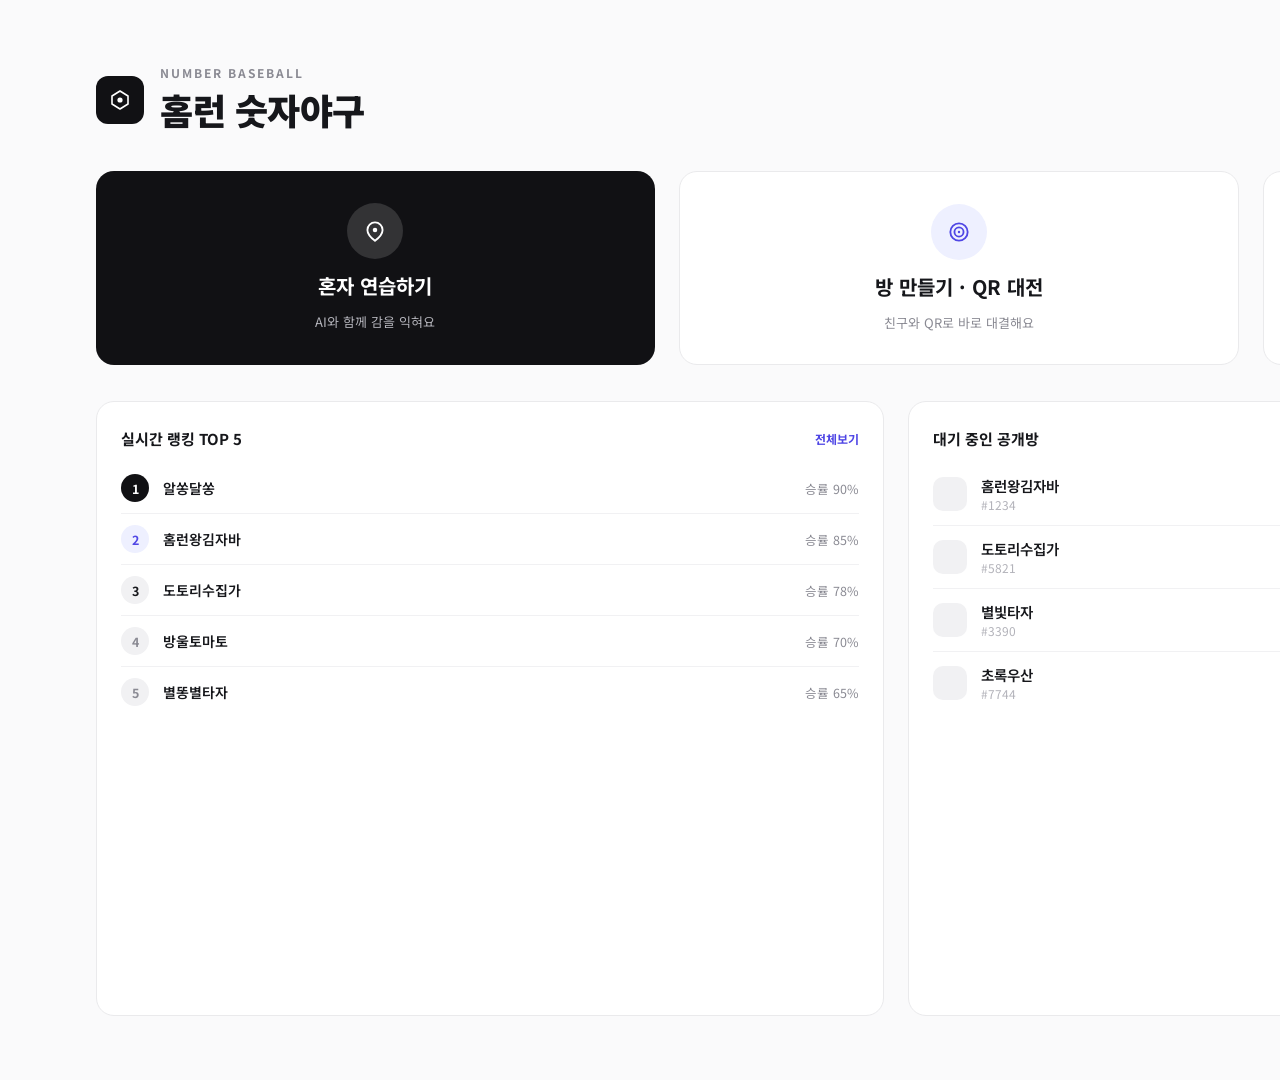
<file: design-reference/desktop-modern.html>
<!doctype html>
<html lang="ko">
<head>
<meta charset="utf-8">
<title>모던 클린 메인 화면 (PC 1920x1080)</title>
<link rel="preconnect" href="https://fonts.googleapis.com">
<link rel="preconnect" href="https://fonts.gstatic.com" crossorigin>
<link href="https://fonts.googleapis.com/css2?family=Noto+Sans+KR:wght@400;500;700;900&display=swap" rel="stylesheet">
<style>
  body{margin:0;}
  .mb-row{display:flex;align-items:center;}
</style>
</head>
<body>
<div style="width: 1920px; height: 1080px; box-sizing: border-box; background: #FAFAFB; font-family: 'Noto Sans KR', sans-serif; color: #16171B; display: flex; flex-direction: column; padding: 64px 96px; gap: 36px; overflow: hidden;">

  <!-- header -->
  <div class="mb-row" style="justify-content:space-between;">
    <div class="mb-row" style="gap:16px;">
      <div style="width:48px; height:48px; border-radius:12px; background:#111114; display:flex; align-items:center; justify-content:center; flex-shrink:0;">
        <svg width="24" height="24" viewBox="0 0 24 24" fill="none"><path d="M12 3 L20 8 L20 16 L12 21 L4 16 L4 8 Z" stroke="#FFFFFF" stroke-width="1.6" stroke-linejoin="round"/><circle cx="12" cy="12" r="2.6" fill="#FFFFFF"/></svg>
      </div>
      <div>
        <div style="font-size:12px; font-weight:700; letter-spacing:2px; color:#8A8A93;">NUMBER BASEBALL</div>
        <div style="font-size:36px; font-weight:900; letter-spacing:-0.5px; margin-top:2px;">홈런 숫자야구</div>
      </div>
    </div>
    <div class="mb-row" style="gap:14px;">
      <div class="mb-row" style="gap:10px; background:#FFFFFF; border:1px solid #EAEAEC; border-radius:10px; padding:12px 18px;">
        <div style="width:14px;height:14px;border-radius:4px; background:#111114; flex-shrink:0;"></div>
        <span style="font-size:14px; font-weight:600; color:#16171B;">모던 클린</span>
        <svg width="14" height="14" viewBox="0 0 24 24" fill="none"><path d="M6 9l6 6 6-6" stroke="#8A8A93" stroke-width="1.8" stroke-linecap="round" stroke-linejoin="round"/></svg>
      </div>
      <div class="mb-row" style="gap:12px; background:#FFFFFF; border:1px solid #EAEAEC; border-radius:999px; padding:8px 22px 8px 8px;">
        <div class="mb-row" style="width:42px;height:42px;border-radius:50%; background:#111114; justify-content:center; font-size:13.5px; font-weight:700; color:#FFFFFF; flex-shrink:0;">알쏭</div>
        <div>
          <div class="mb-row" style="gap:5px; font-size:14.5px; font-weight:700;">
            알쏭달쏭
            <svg width="12" height="12" viewBox="0 0 24 24" fill="none"><path d="M4 20h4L18.5 9.5a2.121 2.121 0 0 0-3-3L5 17v3z" stroke="#B3B3BA" stroke-width="1.6" stroke-linecap="round" stroke-linejoin="round"/></svg>
          </div>
          <div style="font-size:12px; color:#8A8A93; margin-top:2px;">12승 3패 · 승률 80%</div>
        </div>
        <div style="font-size:11px; font-weight:700; color:#4F46E5; background:#EEF0FF; padding:5px 10px; border-radius:8px; flex-shrink:0;">랭킹 4위</div>
      </div>
    </div>
  </div>

  <!-- hero CTA cards -->
  <div style="display:flex; gap:24px;">
    <div style="flex:1; background:#111114; border-radius:18px; padding:32px; display:flex; flex-direction:column; align-items:center; text-align:center; gap:12px; color:#FFFFFF;">
      <div style="width:56px;height:56px;border-radius:50%; background:rgba(255,255,255,0.14); display:flex; align-items:center; justify-content:center;">
        <svg width="26" height="26" viewBox="0 0 24 24" fill="none"><path d="M12 21c-4-3-7-6-7-10a7 7 0 0 1 14 0c0 4-3 7-7 10z" stroke="white" stroke-width="1.7"/><circle cx="12" cy="11" r="2.1" fill="white"/></svg>
      </div>
      <div style="font-size:20px; font-weight:700;">혼자 연습하기</div>
      <div style="font-size:13px; color:#B3B3BA;">AI와 함께 감을 익혀요</div>
    </div>
    <div style="flex:1; background:#FFFFFF; border:1px solid #EAEAEC; border-radius:18px; padding:32px; display:flex; flex-direction:column; align-items:center; text-align:center; gap:12px;">
      <div style="width:56px;height:56px;border-radius:50%; background:#EEF0FF; display:flex; align-items:center; justify-content:center;">
        <svg width="26" height="26" viewBox="0 0 24 24" fill="none"><circle cx="12" cy="12" r="8" stroke="#4F46E5" stroke-width="1.7"/><circle cx="12" cy="12" r="4.2" stroke="#4F46E5" stroke-width="1.7"/><circle cx="12" cy="12" r="1.1" fill="#4F46E5"/></svg>
      </div>
      <div style="font-size:20px; font-weight:700;">방 만들기 · QR 대전</div>
      <div style="font-size:13px; color:#8A8A93;">친구와 QR로 바로 대결해요</div>
    </div>
    <div style="flex:1; background:#FFFFFF; border:1px solid #EAEAEC; border-radius:18px; padding:32px; display:flex; flex-direction:column; align-items:center; text-align:center; gap:12px;">
      <div style="width:56px;height:56px;border-radius:50%; background:#EEF0FF; display:flex; align-items:center; justify-content:center;">
        <svg width="26" height="26" viewBox="0 0 24 24" fill="none"><path d="M13 4h4a2 2 0 0 1 2 2v12a2 2 0 0 1-2 2h-4" stroke="#4F46E5" stroke-width="1.7" stroke-linecap="round"/><path d="M3 12h11m0 0-3.5-3.5M14 12l-3.5 3.5" stroke="#4F46E5" stroke-width="1.7" stroke-linecap="round" stroke-linejoin="round"/></svg>
      </div>
      <div style="font-size:20px; font-weight:700;">QR 스캔으로 참가하기</div>
      <div style="font-size:13px; color:#8A8A93;">받은 QR을 스캔해서 입장해요</div>
    </div>
  </div>

  <!-- bottom: ranking + waiting rooms -->
  <div style="display:flex; gap:24px; flex-grow:1; min-height:0;">
    <div style="flex:0.46; background:#FFFFFF; border:1px solid #EAEAEC; border-radius:18px; padding:26px 24px; display:flex; flex-direction:column;">
      <div class="mb-row" style="justify-content:space-between; margin-bottom:14px;">
        <span style="font-size:15px; font-weight:700;">실시간 랭킹 TOP 5</span>
        <span style="font-size:12px; color:#4F46E5; font-weight:700;">전체보기</span>
      </div>
      <div style="display:flex; flex-direction:column;">
        <div class="mb-row" style="gap:14px; padding:11px 0; border-bottom:1px solid #F1F1F3;">
          <div class="mb-row" style="width:28px;height:28px;border-radius:50%; background:#111114; color:#FFFFFF; font-size:12.5px; font-weight:700; justify-content:center; flex-shrink:0;">1</div>
          <div style="flex-grow:1; font-size:14px; font-weight:600;">알쏭달쏭</div>
          <div style="font-size:12.5px; color:#8A8A93;">승률 90%</div>
        </div>
        <div class="mb-row" style="gap:14px; padding:11px 0; border-bottom:1px solid #F1F1F3;">
          <div class="mb-row" style="width:28px;height:28px;border-radius:50%; background:#EEF0FF; color:#4F46E5; font-size:12.5px; font-weight:700; justify-content:center; flex-shrink:0;">2</div>
          <div style="flex-grow:1; font-size:14px; font-weight:600;">홈런왕김자바</div>
          <div style="font-size:12.5px; color:#8A8A93;">승률 85%</div>
        </div>
        <div class="mb-row" style="gap:14px; padding:11px 0; border-bottom:1px solid #F1F1F3;">
          <div class="mb-row" style="width:28px;height:28px;border-radius:50%; background:#F1F1F3; color:#16171B; font-size:12.5px; font-weight:700; justify-content:center; flex-shrink:0;">3</div>
          <div style="flex-grow:1; font-size:14px; font-weight:600;">도토리수집가</div>
          <div style="font-size:12.5px; color:#8A8A93;">승률 78%</div>
        </div>
        <div class="mb-row" style="gap:14px; padding:11px 0; border-bottom:1px solid #F1F1F3;">
          <div class="mb-row" style="width:28px;height:28px;border-radius:50%; background:#F1F1F3; color:#8A8A93; font-size:12.5px; font-weight:700; justify-content:center; flex-shrink:0;">4</div>
          <div style="flex-grow:1; font-size:14px; font-weight:600;">방울토마토</div>
          <div style="font-size:12.5px; color:#8A8A93;">승률 70%</div>
        </div>
        <div class="mb-row" style="gap:14px; padding:11px 0;">
          <div class="mb-row" style="width:28px;height:28px;border-radius:50%; background:#F1F1F3; color:#8A8A93; font-size:12.5px; font-weight:700; justify-content:center; flex-shrink:0;">5</div>
          <div style="flex-grow:1; font-size:14px; font-weight:600;">별똥별타자</div>
          <div style="font-size:12.5px; color:#8A8A93;">승률 65%</div>
        </div>
      </div>
    </div>

    <div style="flex:0.54; background:#FFFFFF; border:1px solid #EAEAEC; border-radius:18px; padding:26px 24px; display:flex; flex-direction:column;">
      <div class="mb-row" style="justify-content:space-between; margin-bottom:14px;">
        <span style="font-size:15px; font-weight:700;">대기 중인 공개방</span>
        <span style="font-size:12px; color:#4F46E5; font-weight:700;">전체보기</span>
      </div>
      <div style="display:flex; flex-direction:column;">
        <div class="mb-row" style="gap:14px; padding:12px 0; border-bottom:1px solid #F1F1F3;">
          <div style="width:34px;height:34px;border-radius:10px; background:#F1F1F3; flex-shrink:0;"></div>
          <div style="flex-grow:1; min-width:0;">
            <div style="font-size:14.5px; font-weight:600;">홈런왕김자바</div>
            <div style="font-size:12px; color:#B3B3BA;">#1234</div>
          </div>
          <span style="font-size:12.5px; font-weight:700; color:#4F46E5; border:1px solid #DCDEFF; padding:7px 16px; border-radius:8px; flex-shrink:0;">입장</span>
        </div>
        <div class="mb-row" style="gap:14px; padding:12px 0; border-bottom:1px solid #F1F1F3;">
          <div style="width:34px;height:34px;border-radius:10px; background:#F1F1F3; flex-shrink:0;"></div>
          <div style="flex-grow:1; min-width:0;">
            <div style="font-size:14.5px; font-weight:600;">도토리수집가</div>
            <div style="font-size:12px; color:#B3B3BA;">#5821</div>
          </div>
          <span style="font-size:12.5px; font-weight:700; color:#4F46E5; border:1px solid #DCDEFF; padding:7px 16px; border-radius:8px; flex-shrink:0;">입장</span>
        </div>
        <div class="mb-row" style="gap:14px; padding:12px 0; border-bottom:1px solid #F1F1F3;">
          <div style="width:34px;height:34px;border-radius:10px; background:#F1F1F3; flex-shrink:0;"></div>
          <div style="flex-grow:1; min-width:0;">
            <div style="font-size:14.5px; font-weight:600;">별빛타자</div>
            <div style="font-size:12px; color:#B3B3BA;">#3390</div>
          </div>
          <span style="font-size:12.5px; font-weight:700; color:#4F46E5; border:1px solid #DCDEFF; padding:7px 16px; border-radius:8px; flex-shrink:0;">입장</span>
        </div>
        <div class="mb-row" style="gap:14px; padding:12px 0;">
          <div style="width:34px;height:34px;border-radius:10px; background:#F1F1F3; flex-shrink:0;"></div>
          <div style="flex-grow:1; min-width:0;">
            <div style="font-size:14.5px; font-weight:600;">초록우산</div>
            <div style="font-size:12px; color:#B3B3BA;">#7744</div>
          </div>
          <span style="font-size:12.5px; font-weight:700; color:#4F46E5; border:1px solid #DCDEFF; padding:7px 16px; border-radius:8px; flex-shrink:0;">입장</span>
        </div>
      </div>
    </div>
  </div>

</div>
</body>
</html>
</file>
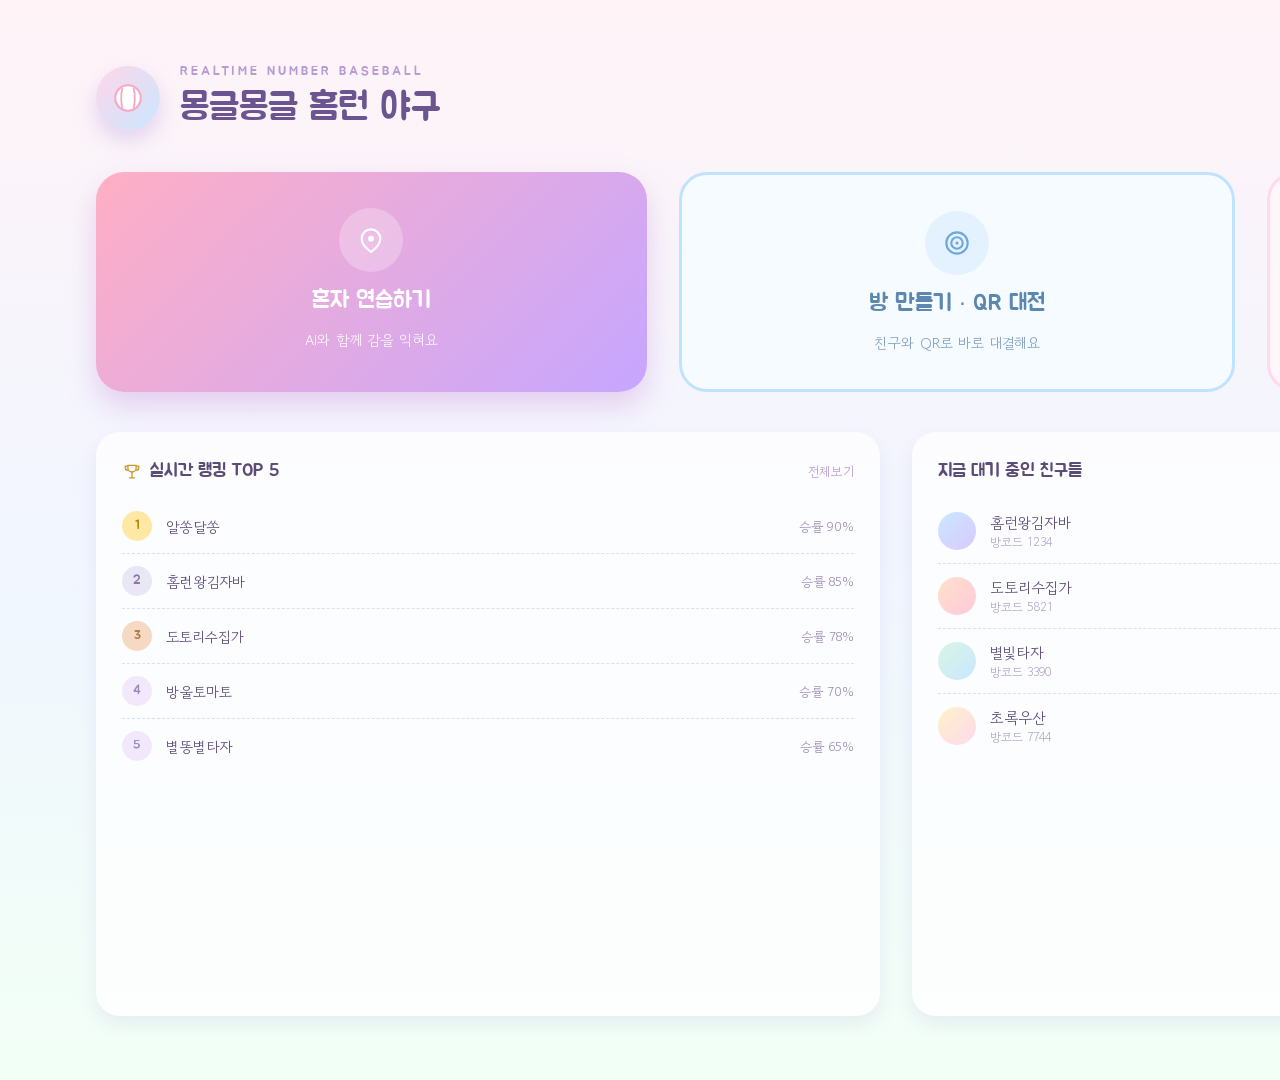
<file: design-reference/desktop-pastel.html>
<!doctype html>
<html lang="ko">
<head>
<meta charset="utf-8">
<title>파스텔톤 메인 화면 (PC 1920x1080)</title>
<link rel="preconnect" href="https://fonts.googleapis.com">
<link rel="preconnect" href="https://fonts.gstatic.com" crossorigin>
<link href="https://fonts.googleapis.com/css2?family=Jua&family=Gowun+Dodum&display=swap" rel="stylesheet">
<style>
  body{margin:0;}
  .pb-row{display:flex;align-items:center;gap:8px;}
</style>
</head>
<body>
<div style="width: 1920px; height: 1080px; box-sizing: border-box; background: linear-gradient(180deg, #FFF3F7 0%, #F1F6FF 52%, #F2FFF6 100%); font-family: 'Gowun Dodum', sans-serif; color: #5B4B77; display: flex; flex-direction: column; padding: 64px 96px; gap: 40px; overflow: hidden;">

  <!-- header -->
  <div style="display:flex; align-items:center; justify-content:space-between;">
    <div style="display:flex; align-items:center; gap:20px;">
      <div style="width:64px; height:64px; border-radius:50%; background: linear-gradient(135deg,#FFD6E8,#C9E7FF); display:flex; align-items:center; justify-content:center; box-shadow: 0 10px 20px rgba(180,150,220,0.35); flex-shrink:0;">
        <svg width="34" height="34" viewBox="0 0 24 24" fill="none">
          <circle cx="12" cy="12" r="9" fill="#FFFFFF" stroke="#F7A8C4" stroke-width="1.5"/>
          <path d="M8 5.5C7 8 7 16 8 18.5" stroke="#F7A8C4" stroke-width="1.3" stroke-linecap="round"/>
          <path d="M16 5.5C17 8 17 16 16 18.5" stroke="#F7A8C4" stroke-width="1.3" stroke-linecap="round"/>
        </svg>
      </div>
      <div>
        <div style="font-family:'Jua',sans-serif; font-size:13px; letter-spacing:3px; color:#B79CD6;">REALTIME NUMBER BASEBALL</div>
        <div style="font-family:'Jua',sans-serif; font-size:38px; color:#6B5490; margin-top:4px;">몽글몽글 홈런 야구</div>
      </div>
    </div>
    <div style="display:flex; align-items:center; gap:16px;">
      <div style="display:flex; align-items:center; gap:10px; background:rgba(255,255,255,0.8); border:2px solid #E6D6F5; border-radius:999px; padding:12px 20px;">
        <div style="width:16px;height:16px;border-radius:50%; background:linear-gradient(135deg,#FFAFC4,#C6A6FF); flex-shrink:0;"></div>
        <span style="font-family:'Jua',sans-serif; font-size:14px; color:#6B5490;">파스텔톤</span>
        <svg width="14" height="14" viewBox="0 0 24 24" fill="none"><path d="M6 9l6 6 6-6" stroke="#B79CD6" stroke-width="1.8" stroke-linecap="round" stroke-linejoin="round"/></svg>
      </div>
      <div style="display:flex; align-items:center; gap:12px; background:rgba(255,255,255,0.75); border-radius:999px; padding:8px 22px 8px 8px; box-shadow: 0 6px 14px rgba(170,150,210,0.18);">
        <div style="width:44px;height:44px;border-radius:50%; background: linear-gradient(135deg,#FFE1A8,#FFC1DC); display:flex;align-items:center;justify-content:center; font-family:'Jua',sans-serif; font-size:17px; color:#8A6A9A; flex-shrink:0;">알</div>
        <div>
          <div class="pb-row" style="font-family:'Jua',sans-serif; font-size:14.5px; color:#5B4B77;">
            알쏭달쏭
            <svg width="12" height="12" viewBox="0 0 24 24" fill="none"><path d="M4 20h4L18.5 9.5a2.121 2.121 0 0 0-3-3L5 17v3z" stroke="#C9AEDB" stroke-width="1.8" stroke-linecap="round" stroke-linejoin="round"/></svg>
          </div>
          <div style="font-size:11.5px; color:#9C8AB5; margin-top:2px;">12승 3패 · 승률 80%</div>
        </div>
      </div>
    </div>
  </div>

  <!-- hero CTA cards -->
  <div style="display:flex; gap:32px;">
    <div style="flex:1; background: linear-gradient(135deg,#FFAFC4,#C6A6FF); border-radius:28px; padding:36px 28px; display:flex; flex-direction:column; align-items:center; text-align:center; gap:14px; box-shadow:0 14px 28px rgba(199,150,220,0.4); color:#ffffff;">
      <div style="width:64px;height:64px;border-radius:50%; background:rgba(255,255,255,0.25); display:flex; align-items:center; justify-content:center;">
        <svg width="32" height="32" viewBox="0 0 24 24" fill="none"><path d="M12 21c-4-3-7-6-7-10a7 7 0 0 1 14 0c0 4-3 7-7 10z" stroke="white" stroke-width="1.6"/><circle cx="12" cy="11" r="2.2" fill="white"/></svg>
      </div>
      <div style="font-family:'Jua',sans-serif; font-size:23px;">혼자 연습하기</div>
      <div style="font-size:14.5px; opacity:0.92;">AI와 함께 감을 익혀요</div>
    </div>
    <div style="flex:1; background:#F5FBFF; border:3px solid #BFE3FF; border-radius:28px; padding:36px 28px; display:flex; flex-direction:column; align-items:center; text-align:center; gap:14px;">
      <div style="width:64px;height:64px;border-radius:50%; background:#E4F2FF; display:flex;align-items:center;justify-content:center;">
        <svg width="32" height="32" viewBox="0 0 24 24" fill="none"><circle cx="12" cy="12" r="8" stroke="#6FA8D8" stroke-width="1.6"/><circle cx="12" cy="12" r="4.3" stroke="#6FA8D8" stroke-width="1.6"/><circle cx="12" cy="12" r="1.2" fill="#6FA8D8"/></svg>
      </div>
      <div style="font-family:'Jua',sans-serif; font-size:23px; color:#5B87B0;">방 만들기 · QR 대전</div>
      <div style="font-size:14.5px; color:#7FA0C2;">친구와 QR로 바로 대결해요</div>
    </div>
    <div style="flex:1; background:#FFF6FA; border:3px solid #FFD9EC; border-radius:28px; padding:36px 28px; display:flex; flex-direction:column; align-items:center; text-align:center; gap:14px;">
      <div style="width:64px;height:64px;border-radius:50%; background:#FFE9F2; display:flex;align-items:center;justify-content:center;">
        <svg width="32" height="32" viewBox="0 0 24 24" fill="none"><path d="M13 4h4a2 2 0 0 1 2 2v12a2 2 0 0 1-2 2h-4" stroke="#D488AE" stroke-width="1.6" stroke-linecap="round"/><path d="M3 12h11m0 0-3.5-3.5M14 12l-3.5 3.5" stroke="#D488AE" stroke-width="1.6" stroke-linecap="round" stroke-linejoin="round"/></svg>
      </div>
      <div style="font-family:'Jua',sans-serif; font-size:23px; color:#C1709A;">QR 스캔으로 참가하기</div>
      <div style="font-size:14.5px; color:#D79FBB;">받은 QR을 스캔해서 입장해요</div>
    </div>
  </div>

  <!-- bottom: ranking + waiting rooms -->
  <div style="display:flex; gap:32px; flex-grow:1; min-height:0;">
    <div style="flex:0.46; background:rgba(255,255,255,0.75); border-radius:24px; padding:28px 26px; display:flex; flex-direction:column; box-shadow:0 8px 18px rgba(170,150,210,0.16);">
      <div style="display:flex; align-items:center; justify-content:space-between; margin-bottom:16px;">
        <div class="pb-row">
          <svg width="20" height="20" viewBox="0 0 24 24" fill="none"><path d="M7 4h10v3a5 5 0 0 1-10 0V4z" stroke="#C79A2B" stroke-width="1.6" stroke-linejoin="round"/><path d="M7 5H4v2a3 3 0 0 0 3 3M17 5h3v2a3 3 0 0 1-3 3" stroke="#C79A2B" stroke-width="1.6" stroke-linecap="round"/><path d="M12 12v4m-3 3h6m-3-3v3" stroke="#C79A2B" stroke-width="1.6" stroke-linecap="round"/></svg>
          <span style="font-family:'Jua',sans-serif; font-size:18px; color:#5B4B77;">실시간 랭킹 TOP 5</span>
        </div>
        <span style="font-size:13px; color:#B79CD6;">전체보기</span>
      </div>
      <div style="display:flex; flex-direction:column;">
        <div style="display:flex; align-items:center; gap:14px; padding:12px 0; border-bottom:1.5px dashed #E7D9F0;">
          <div style="width:30px;height:30px;border-radius:50%; background:#FFE8A3; color:#B8860B; font-family:'Jua',sans-serif; font-size:13px; display:flex; align-items:center; justify-content:center; flex-shrink:0;">1</div>
          <div style="flex-grow:1; font-size:14.5px; color:#5B4B77;">알쏭달쏭</div>
          <div style="font-size:13px; color:#9C8AB5;">승률 90%</div>
        </div>
        <div style="display:flex; align-items:center; gap:14px; padding:12px 0; border-bottom:1.5px dashed #E7D9F0;">
          <div style="width:30px;height:30px;border-radius:50%; background:#E9E6F5; color:#8A7AA5; font-family:'Jua',sans-serif; font-size:13px; display:flex; align-items:center; justify-content:center; flex-shrink:0;">2</div>
          <div style="flex-grow:1; font-size:14.5px; color:#5B4B77;">홈런왕김자바</div>
          <div style="font-size:13px; color:#9C8AB5;">승률 85%</div>
        </div>
        <div style="display:flex; align-items:center; gap:14px; padding:12px 0; border-bottom:1.5px dashed #E7D9F0;">
          <div style="width:30px;height:30px;border-radius:50%; background:#F5D9C2; color:#B57A4A; font-family:'Jua',sans-serif; font-size:13px; display:flex; align-items:center; justify-content:center; flex-shrink:0;">3</div>
          <div style="flex-grow:1; font-size:14.5px; color:#5B4B77;">도토리수집가</div>
          <div style="font-size:13px; color:#9C8AB5;">승률 78%</div>
        </div>
        <div style="display:flex; align-items:center; gap:14px; padding:12px 0; border-bottom:1.5px dashed #E7D9F0;">
          <div style="width:30px;height:30px;border-radius:50%; background:#F1E9FB; color:#9C8AB5; font-family:'Jua',sans-serif; font-size:13px; display:flex; align-items:center; justify-content:center; flex-shrink:0;">4</div>
          <div style="flex-grow:1; font-size:14.5px; color:#5B4B77;">방울토마토</div>
          <div style="font-size:13px; color:#9C8AB5;">승률 70%</div>
        </div>
        <div style="display:flex; align-items:center; gap:14px; padding:12px 0;">
          <div style="width:30px;height:30px;border-radius:50%; background:#F1E9FB; color:#9C8AB5; font-family:'Jua',sans-serif; font-size:13px; display:flex; align-items:center; justify-content:center; flex-shrink:0;">5</div>
          <div style="flex-grow:1; font-size:14.5px; color:#5B4B77;">별똥별타자</div>
          <div style="font-size:13px; color:#9C8AB5;">승률 65%</div>
        </div>
      </div>
    </div>

    <div style="flex:0.54; background:rgba(255,255,255,0.75); border-radius:24px; padding:28px 26px; display:flex; flex-direction:column; box-shadow:0 8px 18px rgba(170,150,210,0.16);">
      <div style="font-family:'Jua',sans-serif; font-size:18px; color:#5B4B77; margin-bottom:16px;">지금 대기 중인 친구들</div>
      <div style="display:flex; flex-direction:column;">
        <div style="display:flex; align-items:center; gap:14px; padding:13px 0; border-bottom:1.5px dashed #E7D9F0;">
          <div style="width:38px;height:38px;border-radius:50%; background:linear-gradient(135deg,#C9E7FF,#D9C9FF); flex-shrink:0;"></div>
          <div style="flex-grow:1; min-width:0;">
            <div style="font-size:15px; color:#5B4B77;">홈런왕김자바</div>
            <div style="font-size:12px; color:#B3A5C7;">방코드 1234</div>
          </div>
          <div style="background:#D8F5E3; color:#4E9C72; font-family:'Jua',sans-serif; font-size:13px; padding:7px 18px; border-radius:999px; flex-shrink:0;">입장</div>
        </div>
        <div style="display:flex; align-items:center; gap:14px; padding:13px 0; border-bottom:1.5px dashed #E7D9F0;">
          <div style="width:38px;height:38px;border-radius:50%; background:linear-gradient(135deg,#FFE1C9,#FFC9DC); flex-shrink:0;"></div>
          <div style="flex-grow:1; min-width:0;">
            <div style="font-size:15px; color:#5B4B77;">도토리수집가</div>
            <div style="font-size:12px; color:#B3A5C7;">방코드 5821</div>
          </div>
          <div style="background:#D8F5E3; color:#4E9C72; font-family:'Jua',sans-serif; font-size:13px; padding:7px 18px; border-radius:999px; flex-shrink:0;">입장</div>
        </div>
        <div style="display:flex; align-items:center; gap:14px; padding:13px 0; border-bottom:1.5px dashed #E7D9F0;">
          <div style="width:38px;height:38px;border-radius:50%; background:linear-gradient(135deg,#D9F5E3,#C9E7FF); flex-shrink:0;"></div>
          <div style="flex-grow:1; min-width:0;">
            <div style="font-size:15px; color:#5B4B77;">별빛타자</div>
            <div style="font-size:12px; color:#B3A5C7;">방코드 3390</div>
          </div>
          <div style="background:#D8F5E3; color:#4E9C72; font-family:'Jua',sans-serif; font-size:13px; padding:7px 18px; border-radius:999px; flex-shrink:0;">입장</div>
        </div>
        <div style="display:flex; align-items:center; gap:14px; padding:13px 0;">
          <div style="width:38px;height:38px;border-radius:50%; background:linear-gradient(135deg,#FFF1C9,#FFD9EC); flex-shrink:0;"></div>
          <div style="flex-grow:1; min-width:0;">
            <div style="font-size:15px; color:#5B4B77;">초록우산</div>
            <div style="font-size:12px; color:#B3A5C7;">방코드 7744</div>
          </div>
          <div style="background:#D8F5E3; color:#4E9C72; font-family:'Jua',sans-serif; font-size:13px; padding:7px 18px; border-radius:999px; flex-shrink:0;">입장</div>
        </div>
      </div>
    </div>
  </div>

</div>
</body>
</html>
</file>
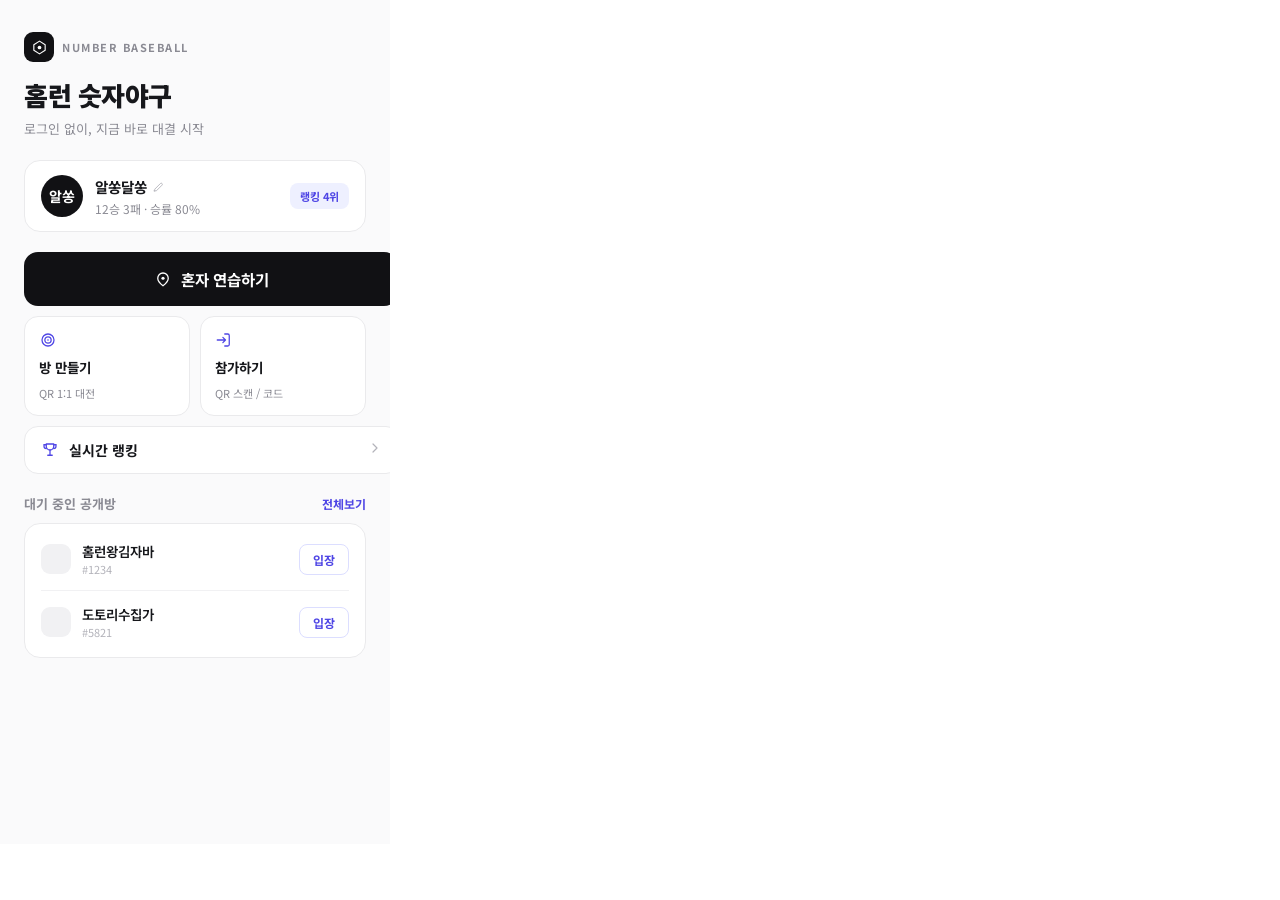
<file: design-reference/mobile-modern.html>
<!doctype html>
<html lang="ko">
<head>
<meta charset="utf-8">
<title>모던 클린 메인 화면 (모바일 390x844)</title>
<link rel="preconnect" href="https://fonts.googleapis.com">
<link rel="preconnect" href="https://fonts.gstatic.com" crossorigin>
<link href="https://fonts.googleapis.com/css2?family=Noto+Sans+KR:wght@400;500;700;900&display=swap" rel="stylesheet">
<style>
  body{margin:0;}
  .mb-row{display:flex;align-items:center;}
</style>
</head>
<body>
<div style="width: 390px; height: 844px; box-sizing: border-box; background: #FAFAFB; font-family: 'Noto Sans KR', sans-serif; color: #16171B; display: flex; flex-direction: column; padding: 32px 24px 24px; overflow: hidden;">

  <!-- header -->
  <div style="display:flex; flex-direction:column; gap:4px; margin-bottom:22px;">
    <div class="mb-row" style="gap:8px; margin-bottom:10px;">
      <div style="width:30px; height:30px; border-radius:9px; background:#111114; display:flex; align-items:center; justify-content:center;">
        <svg width="17" height="17" viewBox="0 0 24 24" fill="none"><path d="M12 3 L20 8 L20 16 L12 21 L4 16 L4 8 Z" stroke="#FFFFFF" stroke-width="1.6" stroke-linejoin="round"/><circle cx="12" cy="12" r="2.6" fill="#FFFFFF"/></svg>
      </div>
      <div style="font-size:11px; font-weight:700; letter-spacing:1.5px; color:#8A8A93;">NUMBER BASEBALL</div>
    </div>
    <div style="font-size:26px; font-weight:900; letter-spacing:-0.5px;">홈런 숫자야구</div>
    <div style="font-size:13px; color:#8A8A93; margin-top:2px;">로그인 없이, 지금 바로 대결 시작</div>
  </div>

  <!-- profile card -->
  <div class="mb-row" style="background:#FFFFFF; border:1px solid #EAEAEC; border-radius:16px; padding:14px 16px; gap:12px; margin-bottom:20px;">
    <div class="mb-row" style="width:42px;height:42px;border-radius:50%; background:#111114; justify-content:center; font-size:14px; font-weight:700; color:#FFFFFF; flex-shrink:0;">알쏭</div>
    <div style="flex-grow:1; min-width:0;">
      <div class="mb-row" style="gap:5px; font-size:14.5px; font-weight:700;">
        알쏭달쏭
        <svg width="13" height="13" viewBox="0 0 24 24" fill="none"><path d="M4 20h4L18.5 9.5a2.121 2.121 0 0 0-3-3L5 17v3z" stroke="#B3B3BA" stroke-width="1.6" stroke-linecap="round" stroke-linejoin="round"/></svg>
      </div>
      <div style="font-size:12px; color:#8A8A93; margin-top:3px;">12승 3패 · 승률 80%</div>
    </div>
    <div style="font-size:11px; font-weight:700; color:#4F46E5; background:#EEF0FF; padding:5px 10px; border-radius:8px; flex-shrink:0;">랭킹 4위</div>
  </div>

  <!-- primary CTA -->
  <button style="all:unset; box-sizing:border-box; cursor:pointer; width:100%;" class="mb-row">
    <span class="mb-row" style="width:100%; justify-content:center; gap:9px; background:#111114; color:#FFFFFF; font-size:15.5px; font-weight:700; padding:16px; border-radius:14px; margin-bottom:10px;">
      <svg width="18" height="18" viewBox="0 0 24 24" fill="none"><path d="M12 21c-4-3-7-6-7-10a7 7 0 0 1 14 0c0 4-3 7-7 10z" stroke="white" stroke-width="1.7"/><circle cx="12" cy="11" r="2.1" fill="white"/></svg>
      혼자 연습하기
    </span>
  </button>

  <!-- secondary buttons -->
  <div class="mb-row" style="gap:10px; margin-bottom:10px;">
    <button style="all:unset; box-sizing:border-box; cursor:pointer; flex:1;">
      <span style="display:flex; flex-direction:column; align-items:flex-start; gap:8px; background:#FFFFFF; border:1px solid #EAEAEC; padding:14px; border-radius:14px;">
        <svg width="18" height="18" viewBox="0 0 24 24" fill="none"><circle cx="12" cy="12" r="8" stroke="#4F46E5" stroke-width="1.7"/><circle cx="12" cy="12" r="4.2" stroke="#4F46E5" stroke-width="1.7"/><circle cx="12" cy="12" r="1.1" fill="#4F46E5"/></svg>
        <span style="font-size:13.5px; font-weight:700; color:#16171B;">방 만들기</span>
        <span style="font-size:11px; color:#8A8A93;">QR 1:1 대전</span>
      </span>
    </button>
    <button style="all:unset; box-sizing:border-box; cursor:pointer; flex:1;">
      <span style="display:flex; flex-direction:column; align-items:flex-start; gap:8px; background:#FFFFFF; border:1px solid #EAEAEC; padding:14px; border-radius:14px;">
        <svg width="18" height="18" viewBox="0 0 24 24" fill="none"><path d="M13 4h4a2 2 0 0 1 2 2v12a2 2 0 0 1-2 2h-4" stroke="#4F46E5" stroke-width="1.7" stroke-linecap="round"/><path d="M3 12h11m0 0-3.5-3.5M14 12l-3.5 3.5" stroke="#4F46E5" stroke-width="1.7" stroke-linecap="round" stroke-linejoin="round"/></svg>
        <span style="font-size:13.5px; font-weight:700; color:#16171B;">참가하기</span>
        <span style="font-size:11px; color:#8A8A93;">QR 스캔 / 코드</span>
      </span>
    </button>
  </div>

  <button style="all:unset; box-sizing:border-box; cursor:pointer; width:100%; margin-bottom:20px;">
    <span class="mb-row" style="width:100%; gap:10px; background:#FFFFFF; border:1px solid #EAEAEC; color:#16171B; font-size:14px; font-weight:700; padding:13px 16px; border-radius:14px;">
      <svg width="18" height="18" viewBox="0 0 24 24" fill="none"><path d="M7 4h10v3a5 5 0 0 1-10 0V4z" stroke="#4F46E5" stroke-width="1.7" stroke-linejoin="round"/><path d="M7 5H4v2a3 3 0 0 0 3 3M17 5h3v2a3 3 0 0 1-3 3" stroke="#4F46E5" stroke-width="1.7" stroke-linecap="round"/><path d="M12 12v4m-3 3h6m-3-3v3" stroke="#4F46E5" stroke-width="1.7" stroke-linecap="round"/></svg>
      실시간 랭킹
      <span style="margin-left:auto; color:#B3B3BA; font-weight:400;">
        <svg width="16" height="16" viewBox="0 0 24 24" fill="none"><path d="M9 6l6 6-6 6" stroke="#B3B3BA" stroke-width="1.8" stroke-linecap="round" stroke-linejoin="round"/></svg>
      </span>
    </span>
  </button>

  <!-- waiting rooms -->
  <div class="mb-row" style="justify-content:space-between; margin-bottom:10px;">
    <span style="font-size:13px; font-weight:700; color:#8A8A93;">대기 중인 공개방</span>
    <span style="font-size:12px; color:#4F46E5; font-weight:700;">전체보기</span>
  </div>
  <div style="background:#FFFFFF; border:1px solid #EAEAEC; border-radius:16px; padding:4px 16px;">
    <div class="mb-row" style="gap:11px; padding:13px 0; border-bottom:1px solid #F1F1F3;">
      <div style="width:30px;height:30px;border-radius:9px; background:#F1F1F3; flex-shrink:0;"></div>
      <div style="flex-grow:1; min-width:0;">
        <div style="font-size:13.5px; font-weight:600;">홈런왕김자바</div>
        <div style="font-size:11px; color:#B3B3BA;">#1234</div>
      </div>
      <span style="font-size:12px; font-weight:700; color:#4F46E5; border:1px solid #DCDEFF; padding:6px 13px; border-radius:8px; flex-shrink:0;">입장</span>
    </div>
    <div class="mb-row" style="gap:11px; padding:13px 0;">
      <div style="width:30px;height:30px;border-radius:9px; background:#F1F1F3; flex-shrink:0;"></div>
      <div style="flex-grow:1; min-width:0;">
        <div style="font-size:13.5px; font-weight:600;">도토리수집가</div>
        <div style="font-size:11px; color:#B3B3BA;">#5821</div>
      </div>
      <span style="font-size:12px; font-weight:700; color:#4F46E5; border:1px solid #DCDEFF; padding:6px 13px; border-radius:8px; flex-shrink:0;">입장</span>
    </div>
  </div>

</div>
</body>
</html>
</file>
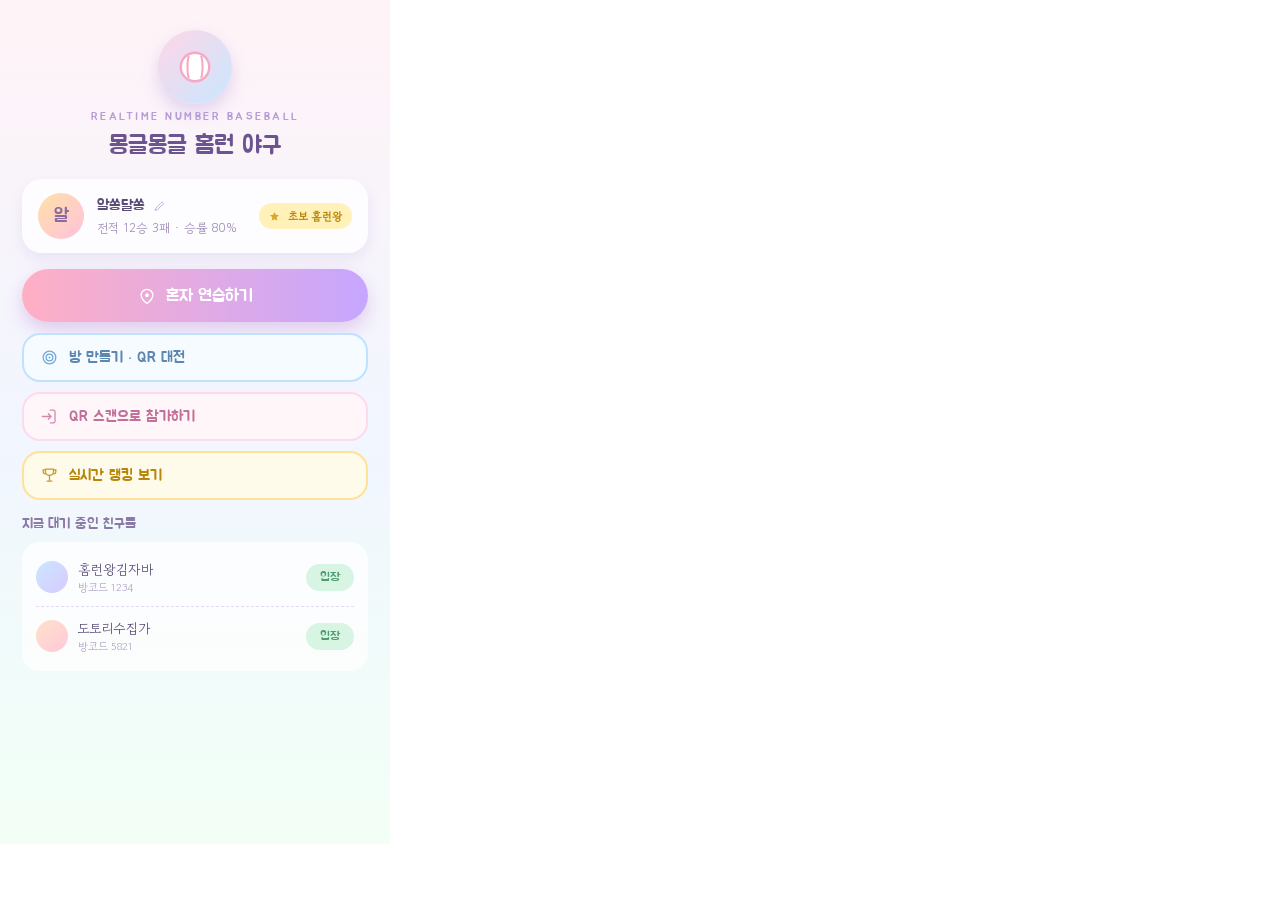
<file: design-reference/mobile-pastel.html>
<!doctype html>
<html lang="ko">
<head>
<meta charset="utf-8">
<title>파스텔톤 메인 화면 (모바일 390x844)</title>
<link rel="preconnect" href="https://fonts.googleapis.com">
<link rel="preconnect" href="https://fonts.gstatic.com" crossorigin>
<link href="https://fonts.googleapis.com/css2?family=Jua&family=Gowun+Dodum&display=swap" rel="stylesheet">
<style>
  body{margin:0;}
  .pb-row{display:flex;align-items:center;gap:8px;}
</style>
</head>
<body>
<div style="width: 390px; height: 844px; box-sizing: border-box; background: linear-gradient(180deg, #FFF3F7 0%, #F1F6FF 52%, #F2FFF6 100%); font-family: 'Gowun Dodum', sans-serif; color: #5B4B77; display: flex; flex-direction: column; padding: 30px 22px 22px; overflow: hidden;">

  <!-- header -->
  <div style="display:flex; flex-direction:column; align-items:center; gap:6px; margin-bottom:18px;">
    <div style="width:74px; height:74px; border-radius:50%; background: linear-gradient(135deg,#FFD6E8,#C9E7FF); display:flex; align-items:center; justify-content:center; box-shadow: 0 8px 16px rgba(180,150,220,0.35);">
      <svg width="38" height="38" viewBox="0 0 24 24" fill="none">
        <circle cx="12" cy="12" r="9" fill="#FFFFFF" stroke="#F7A8C4" stroke-width="1.5"/>
        <path d="M8 5.5C7 8 7 16 8 18.5" stroke="#F7A8C4" stroke-width="1.3" stroke-linecap="round"/>
        <path d="M16 5.5C17 8 17 16 16 18.5" stroke="#F7A8C4" stroke-width="1.3" stroke-linecap="round"/>
      </svg>
    </div>
    <div style="font-family:'Jua',sans-serif; font-size:11px; letter-spacing:2.5px; color:#B79CD6;">REALTIME NUMBER BASEBALL</div>
    <div style="font-family:'Jua',sans-serif; font-size:25px; color:#6B5490;">몽글몽글 홈런 야구</div>
  </div>

  <!-- profile card -->
  <div style="background:rgba(255,255,255,0.75); border-radius:20px; padding:14px 16px; display:flex; align-items:center; gap:13px; box-shadow: 0 6px 14px rgba(170,150,210,0.18); margin-bottom:16px;">
    <div style="width:46px;height:46px;border-radius:50%; background: linear-gradient(135deg,#FFE1A8,#FFC1DC); display:flex;align-items:center;justify-content:center; font-family:'Jua',sans-serif; font-size:18px; color:#8A6A9A; flex-shrink:0;">알</div>
    <div style="flex-grow:1; min-width:0;">
      <div class="pb-row" style="font-family:'Jua',sans-serif; font-size:15px; color:#5B4B77;">
        알쏭달쏭
        <svg width="13" height="13" viewBox="0 0 24 24" fill="none"><path d="M4 20h4L18.5 9.5a2.121 2.121 0 0 0-3-3L5 17v3z" stroke="#C9AEDB" stroke-width="1.8" stroke-linecap="round" stroke-linejoin="round"/></svg>
      </div>
      <div style="font-size:12.5px; color:#9C8AB5; margin-top:3px;">전적 12승 3패 · 승률 80%</div>
    </div>
    <div class="pb-row" style="background:#FFF1B8; color:#B8860B; font-size:11px; font-weight:700; padding:5px 10px; border-radius:999px; flex-shrink:0;">
      <svg width="11" height="11" viewBox="0 0 24 24" fill="#D9A62B"><path d="M12 2l2.9 6.3 6.9.7-5.2 4.7 1.5 6.8L12 17.9 5.9 20.5l1.5-6.8L2.2 9l6.9-.7L12 2z"/></svg>
      초보 홈런왕
    </div>
  </div>

  <!-- primary CTA -->
  <button style="all:unset; box-sizing:border-box; cursor:pointer; width:100%; display:flex; align-items:center; justify-content:center; gap:9px; background: linear-gradient(90deg,#FFAFC4,#C6A6FF); color:#ffffff; font-family:'Jua',sans-serif; font-size:17px; padding:16px; border-radius:999px; box-shadow:0 8px 18px rgba(199,150,220,0.45); margin-bottom:11px;">
    <svg width="20" height="20" viewBox="0 0 24 24" fill="none"><path d="M12 21c-4-3-7-6-7-10a7 7 0 0 1 14 0c0 4-3 7-7 10z" stroke="white" stroke-width="1.6"/><circle cx="12" cy="11" r="2.2" fill="white"/></svg>
    혼자 연습하기
  </button>

  <!-- secondary buttons -->
  <button style="all:unset; box-sizing:border-box; cursor:pointer; width:100%; display:flex; align-items:center; gap:10px; background:#F5FBFF; border:2px solid #BFE3FF; color:#5B87B0; font-family:'Jua',sans-serif; font-size:15px; padding:13px 16px; border-radius:18px; margin-bottom:10px;">
    <svg width="19" height="19" viewBox="0 0 24 24" fill="none"><circle cx="12" cy="12" r="8" stroke="#6FA8D8" stroke-width="1.6"/><circle cx="12" cy="12" r="4.3" stroke="#6FA8D8" stroke-width="1.6"/><circle cx="12" cy="12" r="1.2" fill="#6FA8D8"/></svg>
    방 만들기 · QR 대전
  </button>

  <button style="all:unset; box-sizing:border-box; cursor:pointer; width:100%; display:flex; align-items:center; gap:10px; background:#FFF6FA; border:2px solid #FFD9EC; color:#C1709A; font-family:'Jua',sans-serif; font-size:15px; padding:13px 16px; border-radius:18px; margin-bottom:10px;">
    <svg width="19" height="19" viewBox="0 0 24 24" fill="none"><path d="M13 4h4a2 2 0 0 1 2 2v12a2 2 0 0 1-2 2h-4" stroke="#D488AE" stroke-width="1.6" stroke-linecap="round"/><path d="M3 12h11m0 0-3.5-3.5M14 12l-3.5 3.5" stroke="#D488AE" stroke-width="1.6" stroke-linecap="round" stroke-linejoin="round"/></svg>
    QR 스캔으로 참가하기
  </button>

  <button style="all:unset; box-sizing:border-box; cursor:pointer; width:100%; display:flex; align-items:center; gap:10px; background:#FFFBEA; border:2px solid #FFE29A; color:#B8860B; font-family:'Jua',sans-serif; font-size:15px; padding:13px 16px; border-radius:18px; margin-bottom:16px;">
    <svg width="19" height="19" viewBox="0 0 24 24" fill="none"><path d="M7 4h10v3a5 5 0 0 1-10 0V4z" stroke="#C79A2B" stroke-width="1.6" stroke-linejoin="round"/><path d="M7 5H4v2a3 3 0 0 0 3 3M17 5h3v2a3 3 0 0 1-3 3" stroke="#C79A2B" stroke-width="1.6" stroke-linecap="round"/><path d="M12 12v4m-3 3h6m-3-3v3" stroke="#C79A2B" stroke-width="1.6" stroke-linecap="round"/></svg>
    실시간 랭킹 보기
  </button>

  <!-- waiting rooms -->
  <div style="font-family:'Jua',sans-serif; font-size:13.5px; color:#8A7AA5; margin-bottom:9px;">지금 대기 중인 친구들</div>
  <div style="background:rgba(255,255,255,0.7); border-radius:18px; padding:6px 14px; display:flex; flex-direction:column;">
    <div style="display:flex; align-items:center; gap:10px; padding:11px 0; border-bottom:1.5px dashed #E7D9F0;">
      <div style="width:32px;height:32px;border-radius:50%; background:linear-gradient(135deg,#C9E7FF,#D9C9FF); flex-shrink:0;"></div>
      <div style="flex-grow:1; min-width:0;">
        <div style="font-size:13.5px; color:#5B4B77;">홈런왕김자바</div>
        <div style="font-size:11px; color:#B3A5C7;">방코드 1234</div>
      </div>
      <div style="background:#D8F5E3; color:#4E9C72; font-family:'Jua',sans-serif; font-size:12px; padding:6px 14px; border-radius:999px; flex-shrink:0;">입장</div>
    </div>
    <div style="display:flex; align-items:center; gap:10px; padding:11px 0;">
      <div style="width:32px;height:32px;border-radius:50%; background:linear-gradient(135deg,#FFE1C9,#FFC9DC); flex-shrink:0;"></div>
      <div style="flex-grow:1; min-width:0;">
        <div style="font-size:13.5px; color:#5B4B77;">도토리수집가</div>
        <div style="font-size:11px; color:#B3A5C7;">방코드 5821</div>
      </div>
      <div style="background:#D8F5E3; color:#4E9C72; font-family:'Jua',sans-serif; font-size:12px; padding:6px 14px; border-radius:999px; flex-shrink:0;">입장</div>
    </div>
  </div>

</div>
</body>
</html>
</file>
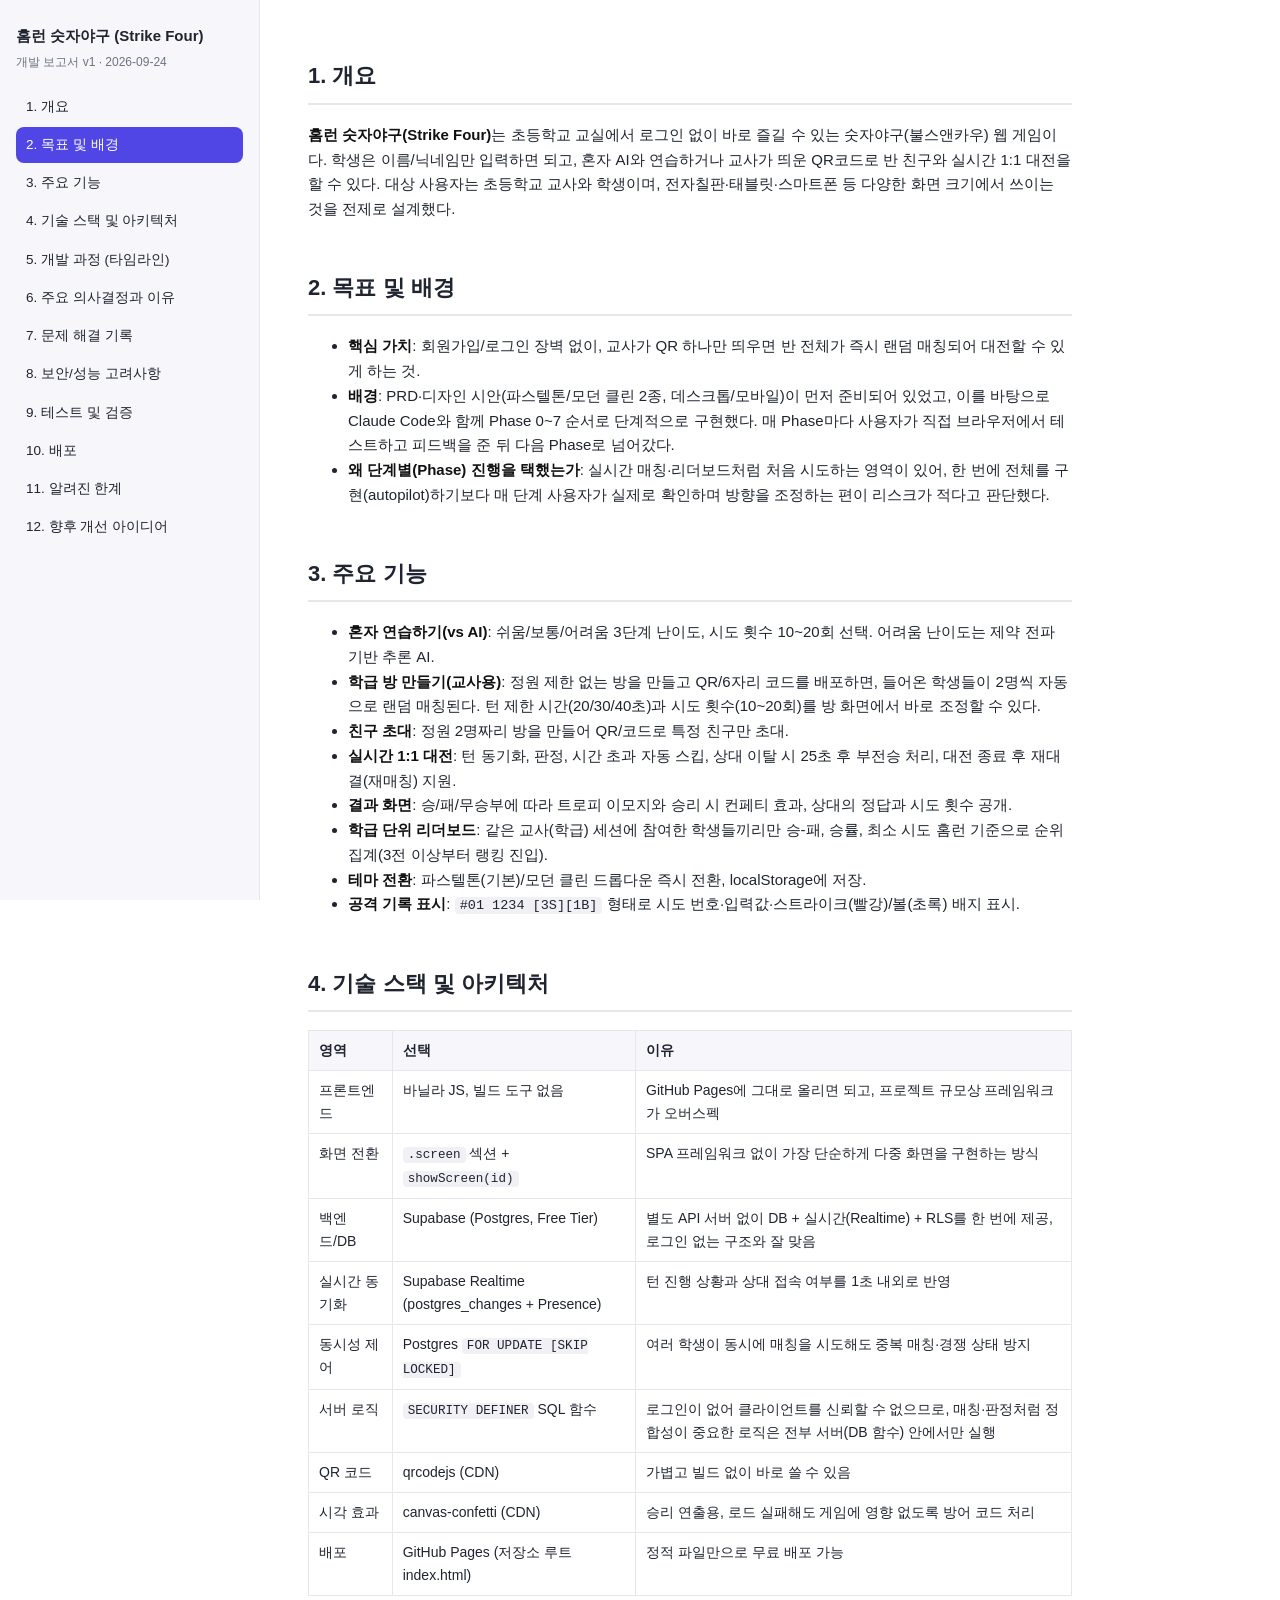
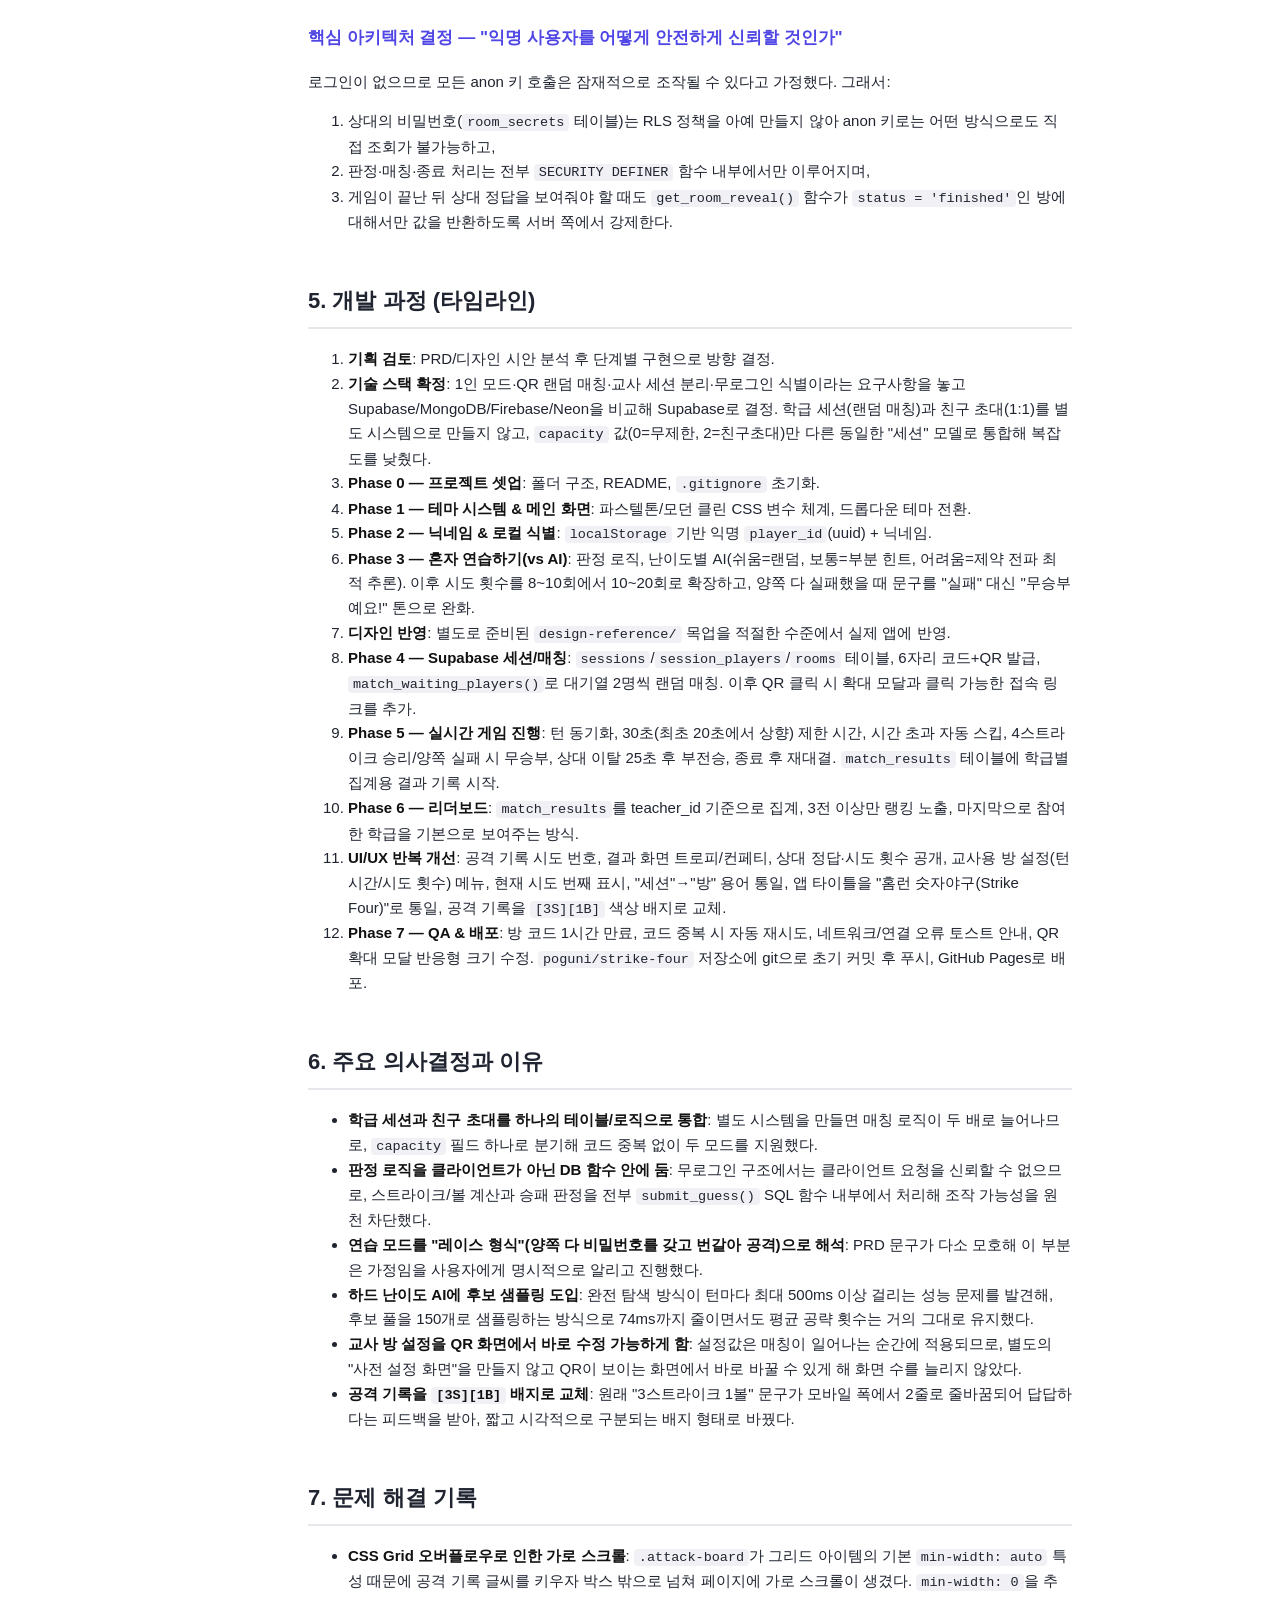
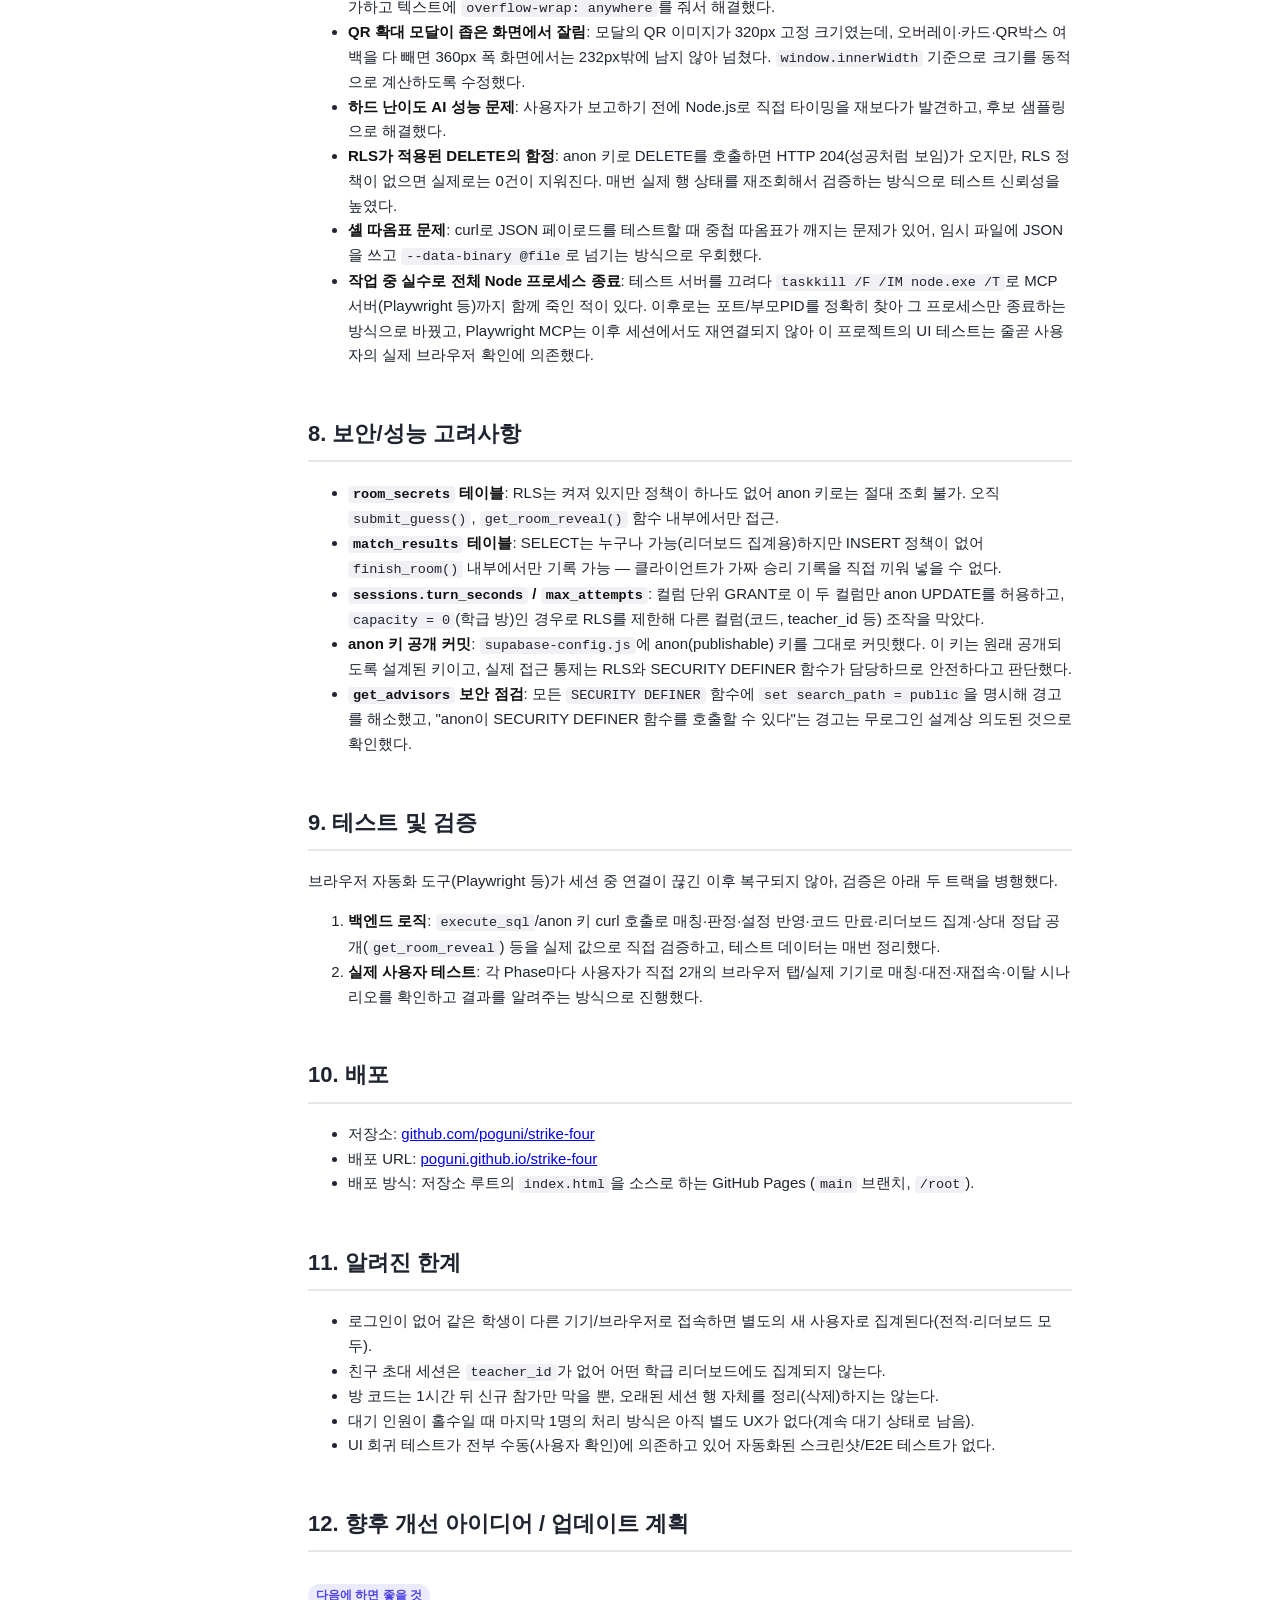
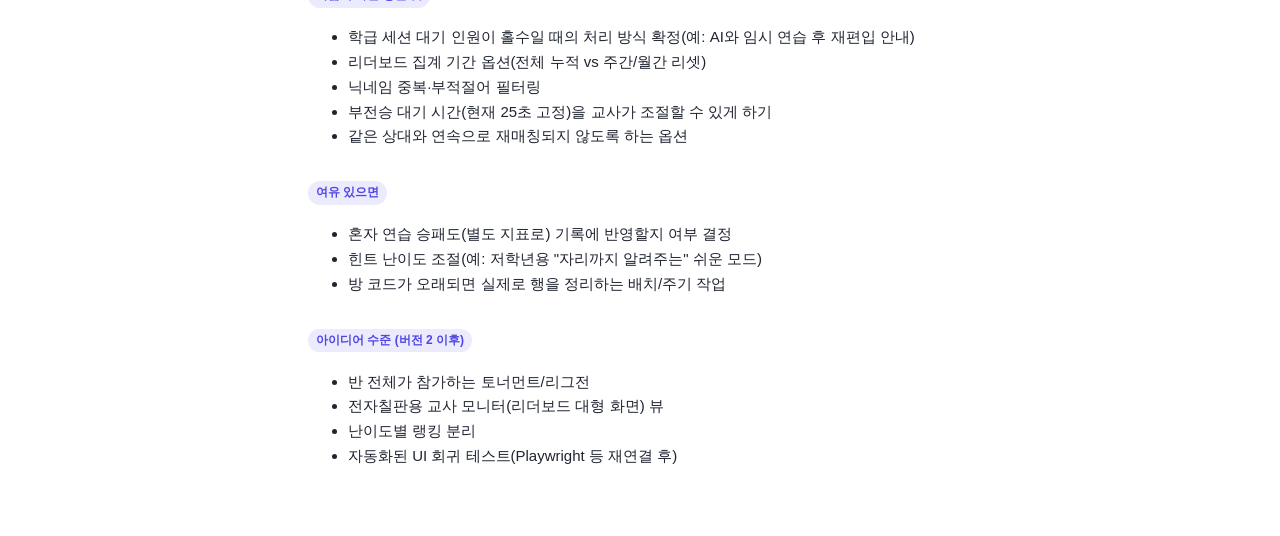
<file: docs/Development_Report_v1.html>
<!DOCTYPE html>
<html lang="ko">
<head>
<meta charset="UTF-8">
<meta name="viewport" content="width=device-width, initial-scale=1.0">
<title>홈런 숫자야구 개발 보고서 v1</title>
<style>
  :root { --sidebar-w: 260px; --accent: #4F46E5; --text: #1f2430; --muted: #6b7280; --bg: #ffffff; --panel: #f7f7fb; --border: #e5e7eb; }
  * { box-sizing: border-box; }
  body { margin: 0; font-family: -apple-system, "Segoe UI", "Noto Sans KR", sans-serif; color: var(--text); background: var(--bg); line-height: 1.65; }
  .layout { display: flex; min-height: 100vh; }
  nav.sidebar { position: sticky; top: 0; align-self: flex-start; width: var(--sidebar-w); flex-shrink: 0; height: 100vh; overflow-y: auto; padding: 24px 16px; background: var(--panel); border-right: 1px solid var(--border); }
  nav.sidebar h1 { font-size: 15px; margin: 0 0 4px; }
  nav.sidebar .meta { font-size: 12px; color: var(--muted); margin-bottom: 16px; }
  nav.sidebar a { display: block; padding: 7px 10px; margin: 2px 0; font-size: 13.5px; color: var(--text); text-decoration: none; border-radius: 8px; }
  nav.sidebar a:hover { background: #eceafd; }
  nav.sidebar a.active { background: var(--accent); color: #fff; }
  main { flex: 1; min-width: 0; padding: 40px 48px; max-width: 860px; }
  main section { margin-bottom: 48px; scroll-margin-top: 24px; }
  main h2 { font-size: 22px; border-bottom: 2px solid var(--border); padding-bottom: 8px; }
  main h3 { font-size: 17px; color: var(--accent); margin-top: 28px; }
  main p { font-size: 15px; }
  main ul, main ol { font-size: 15px; }
  main table { border-collapse: collapse; width: 100%; margin: 12px 0; }
  main th, main td { border: 1px solid var(--border); padding: 8px 10px; font-size: 14px; text-align: left; vertical-align: top; }
  main th { background: var(--panel); }
  main code { background: #f1f1f5; padding: 1px 5px; border-radius: 4px; font-size: 0.9em; }
  main strong { color: #111; }
  .badge { display: inline-block; font-size: 12px; padding: 2px 8px; border-radius: 999px; background: #eceafd; color: var(--accent); margin-right: 6px; }
  @media (max-width: 800px) {
    .layout { flex-direction: column; }
    nav.sidebar { position: relative; width: 100%; height: auto; border-right: none; border-bottom: 1px solid var(--border); }
    main { padding: 24px 20px; }
  }
</style>
</head>
<body>
<div class="layout">
  <nav class="sidebar" id="sidebar">
    <h1>홈런 숫자야구 (Strike Four)</h1>
    <div class="meta">개발 보고서 v1 · 2026-09-24</div>
    <a href="#sec-1">1. 개요</a>
    <a href="#sec-2">2. 목표 및 배경</a>
    <a href="#sec-3">3. 주요 기능</a>
    <a href="#sec-4">4. 기술 스택 및 아키텍처</a>
    <a href="#sec-5">5. 개발 과정 (타임라인)</a>
    <a href="#sec-6">6. 주요 의사결정과 이유</a>
    <a href="#sec-7">7. 문제 해결 기록</a>
    <a href="#sec-8">8. 보안/성능 고려사항</a>
    <a href="#sec-9">9. 테스트 및 검증</a>
    <a href="#sec-10">10. 배포</a>
    <a href="#sec-11">11. 알려진 한계</a>
    <a href="#sec-12">12. 향후 개선 아이디어</a>
  </nav>
  <main id="content">

    <section id="sec-1">
      <h2>1. 개요</h2>
      <p><strong>홈런 숫자야구(Strike Four)</strong>는 초등학교 교실에서 로그인 없이 바로 즐길 수 있는 숫자야구(불스앤카우) 웹 게임이다. 학생은 이름/닉네임만 입력하면 되고, 혼자 AI와 연습하거나 교사가 띄운 QR코드로 반 친구와 실시간 1:1 대전을 할 수 있다. 대상 사용자는 초등학교 교사와 학생이며, 전자칠판·태블릿·스마트폰 등 다양한 화면 크기에서 쓰이는 것을 전제로 설계했다.</p>
    </section>

    <section id="sec-2">
      <h2>2. 목표 및 배경</h2>
      <ul>
        <li><strong>핵심 가치</strong>: 회원가입/로그인 장벽 없이, 교사가 QR 하나만 띄우면 반 전체가 즉시 랜덤 매칭되어 대전할 수 있게 하는 것.</li>
        <li><strong>배경</strong>: PRD·디자인 시안(파스텔톤/모던 클린 2종, 데스크톱/모바일)이 먼저 준비되어 있었고, 이를 바탕으로 Claude Code와 함께 Phase 0~7 순서로 단계적으로 구현했다. 매 Phase마다 사용자가 직접 브라우저에서 테스트하고 피드백을 준 뒤 다음 Phase로 넘어갔다.</li>
        <li><strong>왜 단계별(Phase) 진행을 택했는가</strong>: 실시간 매칭·리더보드처럼 처음 시도하는 영역이 있어, 한 번에 전체를 구현(autopilot)하기보다 매 단계 사용자가 실제로 확인하며 방향을 조정하는 편이 리스크가 적다고 판단했다.</li>
      </ul>
    </section>

    <section id="sec-3">
      <h2>3. 주요 기능</h2>
      <ul>
        <li><strong>혼자 연습하기(vs AI)</strong>: 쉬움/보통/어려움 3단계 난이도, 시도 횟수 10~20회 선택. 어려움 난이도는 제약 전파 기반 추론 AI.</li>
        <li><strong>학급 방 만들기(교사용)</strong>: 정원 제한 없는 방을 만들고 QR/6자리 코드를 배포하면, 들어온 학생들이 2명씩 자동으로 랜덤 매칭된다. 턴 제한 시간(20/30/40초)과 시도 횟수(10~20회)를 방 화면에서 바로 조정할 수 있다.</li>
        <li><strong>친구 초대</strong>: 정원 2명짜리 방을 만들어 QR/코드로 특정 친구만 초대.</li>
        <li><strong>실시간 1:1 대전</strong>: 턴 동기화, 판정, 시간 초과 자동 스킵, 상대 이탈 시 25초 후 부전승 처리, 대전 종료 후 재대결(재매칭) 지원.</li>
        <li><strong>결과 화면</strong>: 승/패/무승부에 따라 트로피 이모지와 승리 시 컨페티 효과, 상대의 정답과 시도 횟수 공개.</li>
        <li><strong>학급 단위 리더보드</strong>: 같은 교사(학급) 세션에 참여한 학생들끼리만 승-패, 승률, 최소 시도 홈런 기준으로 순위 집계(3전 이상부터 랭킹 진입).</li>
        <li><strong>테마 전환</strong>: 파스텔톤(기본)/모던 클린 드롭다운 즉시 전환, localStorage에 저장.</li>
        <li><strong>공격 기록 표시</strong>: <code>#01 1234 [3S][1B]</code> 형태로 시도 번호·입력값·스트라이크(빨강)/볼(초록) 배지 표시.</li>
      </ul>
    </section>

    <section id="sec-4">
      <h2>4. 기술 스택 및 아키텍처</h2>
      <table>
        <tr><th>영역</th><th>선택</th><th>이유</th></tr>
        <tr><td>프론트엔드</td><td>바닐라 JS, 빌드 도구 없음</td><td>GitHub Pages에 그대로 올리면 되고, 프로젝트 규모상 프레임워크가 오버스펙</td></tr>
        <tr><td>화면 전환</td><td><code>.screen</code> 섹션 + <code>showScreen(id)</code></td><td>SPA 프레임워크 없이 가장 단순하게 다중 화면을 구현하는 방식</td></tr>
        <tr><td>백엔드/DB</td><td>Supabase (Postgres, Free Tier)</td><td>별도 API 서버 없이 DB + 실시간(Realtime) + RLS를 한 번에 제공, 로그인 없는 구조와 잘 맞음</td></tr>
        <tr><td>실시간 동기화</td><td>Supabase Realtime (postgres_changes + Presence)</td><td>턴 진행 상황과 상대 접속 여부를 1초 내외로 반영</td></tr>
        <tr><td>동시성 제어</td><td>Postgres <code>FOR UPDATE [SKIP LOCKED]</code></td><td>여러 학생이 동시에 매칭을 시도해도 중복 매칭·경쟁 상태 방지</td></tr>
        <tr><td>서버 로직</td><td><code>SECURITY DEFINER</code> SQL 함수</td><td>로그인이 없어 클라이언트를 신뢰할 수 없으므로, 매칭·판정처럼 정합성이 중요한 로직은 전부 서버(DB 함수) 안에서만 실행</td></tr>
        <tr><td>QR 코드</td><td>qrcodejs (CDN)</td><td>가볍고 빌드 없이 바로 쓸 수 있음</td></tr>
        <tr><td>시각 효과</td><td>canvas-confetti (CDN)</td><td>승리 연출용, 로드 실패해도 게임에 영향 없도록 방어 코드 처리</td></tr>
        <tr><td>배포</td><td>GitHub Pages (저장소 루트 index.html)</td><td>정적 파일만으로 무료 배포 가능</td></tr>
      </table>
      <h3>핵심 아키텍처 결정 — "익명 사용자를 어떻게 안전하게 신뢰할 것인가"</h3>
      <p>로그인이 없으므로 모든 anon 키 호출은 잠재적으로 조작될 수 있다고 가정했다. 그래서:</p>
      <ol>
        <li>상대의 비밀번호(<code>room_secrets</code> 테이블)는 RLS 정책을 아예 만들지 않아 anon 키로는 어떤 방식으로도 직접 조회가 불가능하고,</li>
        <li>판정·매칭·종료 처리는 전부 <code>SECURITY DEFINER</code> 함수 내부에서만 이루어지며,</li>
        <li>게임이 끝난 뒤 상대 정답을 보여줘야 할 때도 <code>get_room_reveal()</code> 함수가 <code>status = 'finished'</code>인 방에 대해서만 값을 반환하도록 서버 쪽에서 강제한다.</li>
      </ol>
    </section>

    <section id="sec-5">
      <h2>5. 개발 과정 (타임라인)</h2>
      <ol>
        <li><strong>기획 검토</strong>: PRD/디자인 시안 분석 후 단계별 구현으로 방향 결정.</li>
        <li><strong>기술 스택 확정</strong>: 1인 모드·QR 랜덤 매칭·교사 세션 분리·무로그인 식별이라는 요구사항을 놓고 Supabase/MongoDB/Firebase/Neon을 비교해 Supabase로 결정. 학급 세션(랜덤 매칭)과 친구 초대(1:1)를 별도 시스템으로 만들지 않고, <code>capacity</code> 값(0=무제한, 2=친구초대)만 다른 동일한 "세션" 모델로 통합해 복잡도를 낮췄다.</li>
        <li><strong>Phase 0 — 프로젝트 셋업</strong>: 폴더 구조, README, <code>.gitignore</code> 초기화.</li>
        <li><strong>Phase 1 — 테마 시스템 &amp; 메인 화면</strong>: 파스텔톤/모던 클린 CSS 변수 체계, 드롭다운 테마 전환.</li>
        <li><strong>Phase 2 — 닉네임 &amp; 로컬 식별</strong>: <code>localStorage</code> 기반 익명 <code>player_id</code>(uuid) + 닉네임.</li>
        <li><strong>Phase 3 — 혼자 연습하기(vs AI)</strong>: 판정 로직, 난이도별 AI(쉬움=랜덤, 보통=부분 힌트, 어려움=제약 전파 최적 추론). 이후 시도 횟수를 8~10회에서 10~20회로 확장하고, 양쪽 다 실패했을 때 문구를 "실패" 대신 "무승부예요!" 톤으로 완화.</li>
        <li><strong>디자인 반영</strong>: 별도로 준비된 <code>design-reference/</code> 목업을 적절한 수준에서 실제 앱에 반영.</li>
        <li><strong>Phase 4 — Supabase 세션/매칭</strong>: <code>sessions</code>/<code>session_players</code>/<code>rooms</code> 테이블, 6자리 코드+QR 발급, <code>match_waiting_players()</code>로 대기열 2명씩 랜덤 매칭. 이후 QR 클릭 시 확대 모달과 클릭 가능한 접속 링크를 추가.</li>
        <li><strong>Phase 5 — 실시간 게임 진행</strong>: 턴 동기화, 30초(최초 20초에서 상향) 제한 시간, 시간 초과 자동 스킵, 4스트라이크 승리/양쪽 실패 시 무승부, 상대 이탈 25초 후 부전승, 종료 후 재대결. <code>match_results</code> 테이블에 학급별 집계용 결과 기록 시작.</li>
        <li><strong>Phase 6 — 리더보드</strong>: <code>match_results</code>를 teacher_id 기준으로 집계, 3전 이상만 랭킹 노출, 마지막으로 참여한 학급을 기본으로 보여주는 방식.</li>
        <li><strong>UI/UX 반복 개선</strong>: 공격 기록 시도 번호, 결과 화면 트로피/컨페티, 상대 정답·시도 횟수 공개, 교사용 방 설정(턴 시간/시도 횟수) 메뉴, 현재 시도 번째 표시, "세션"→"방" 용어 통일, 앱 타이틀을 "홈런 숫자야구(Strike Four)"로 통일, 공격 기록을 <code>[3S][1B]</code> 색상 배지로 교체.</li>
        <li><strong>Phase 7 — QA &amp; 배포</strong>: 방 코드 1시간 만료, 코드 중복 시 자동 재시도, 네트워크/연결 오류 토스트 안내, QR 확대 모달 반응형 크기 수정. <code>poguni/strike-four</code> 저장소에 git으로 초기 커밋 후 푸시, GitHub Pages로 배포.</li>
      </ol>
    </section>

    <section id="sec-6">
      <h2>6. 주요 의사결정과 이유</h2>
      <ul>
        <li><strong>학급 세션과 친구 초대를 하나의 테이블/로직으로 통합</strong>: 별도 시스템을 만들면 매칭 로직이 두 배로 늘어나므로, <code>capacity</code> 필드 하나로 분기해 코드 중복 없이 두 모드를 지원했다.</li>
        <li><strong>판정 로직을 클라이언트가 아닌 DB 함수 안에 둠</strong>: 무로그인 구조에서는 클라이언트 요청을 신뢰할 수 없으므로, 스트라이크/볼 계산과 승패 판정을 전부 <code>submit_guess()</code> SQL 함수 내부에서 처리해 조작 가능성을 원천 차단했다.</li>
        <li><strong>연습 모드를 "레이스 형식"(양쪽 다 비밀번호를 갖고 번갈아 공격)으로 해석</strong>: PRD 문구가 다소 모호해 이 부분은 가정임을 사용자에게 명시적으로 알리고 진행했다.</li>
        <li><strong>하드 난이도 AI에 후보 샘플링 도입</strong>: 완전 탐색 방식이 턴마다 최대 500ms 이상 걸리는 성능 문제를 발견해, 후보 풀을 150개로 샘플링하는 방식으로 74ms까지 줄이면서도 평균 공략 횟수는 거의 그대로 유지했다.</li>
        <li><strong>교사 방 설정을 QR 화면에서 바로 수정 가능하게 함</strong>: 설정값은 매칭이 일어나는 순간에 적용되므로, 별도의 "사전 설정 화면"을 만들지 않고 QR이 보이는 화면에서 바로 바꿀 수 있게 해 화면 수를 늘리지 않았다.</li>
        <li><strong>공격 기록을 <code>[3S][1B]</code> 배지로 교체</strong>: 원래 "3스트라이크 1볼" 문구가 모바일 폭에서 2줄로 줄바꿈되어 답답하다는 피드백을 받아, 짧고 시각적으로 구분되는 배지 형태로 바꿨다.</li>
      </ul>
    </section>

    <section id="sec-7">
      <h2>7. 문제 해결 기록</h2>
      <ul>
        <li><strong>CSS Grid 오버플로우로 인한 가로 스크롤</strong>: <code>.attack-board</code>가 그리드 아이템의 기본 <code>min-width: auto</code> 특성 때문에 공격 기록 글씨를 키우자 박스 밖으로 넘쳐 페이지에 가로 스크롤이 생겼다. <code>min-width: 0</code>을 추가하고 텍스트에 <code>overflow-wrap: anywhere</code>를 줘서 해결했다.</li>
        <li><strong>QR 확대 모달이 좁은 화면에서 잘림</strong>: 모달의 QR 이미지가 320px 고정 크기였는데, 오버레이·카드·QR박스 여백을 다 빼면 360px 폭 화면에서는 232px밖에 남지 않아 넘쳤다. <code>window.innerWidth</code> 기준으로 크기를 동적으로 계산하도록 수정했다.</li>
        <li><strong>하드 난이도 AI 성능 문제</strong>: 사용자가 보고하기 전에 Node.js로 직접 타이밍을 재보다가 발견하고, 후보 샘플링으로 해결했다.</li>
        <li><strong>RLS가 적용된 DELETE의 함정</strong>: anon 키로 DELETE를 호출하면 HTTP 204(성공처럼 보임)가 오지만, RLS 정책이 없으면 실제로는 0건이 지워진다. 매번 실제 행 상태를 재조회해서 검증하는 방식으로 테스트 신뢰성을 높였다.</li>
        <li><strong>셸 따옴표 문제</strong>: curl로 JSON 페이로드를 테스트할 때 중첩 따옴표가 깨지는 문제가 있어, 임시 파일에 JSON을 쓰고 <code>--data-binary @file</code>로 넘기는 방식으로 우회했다.</li>
        <li><strong>작업 중 실수로 전체 Node 프로세스 종료</strong>: 테스트 서버를 끄려다 <code>taskkill /F /IM node.exe /T</code>로 MCP 서버(Playwright 등)까지 함께 죽인 적이 있다. 이후로는 포트/부모PID를 정확히 찾아 그 프로세스만 종료하는 방식으로 바꿨고, Playwright MCP는 이후 세션에서도 재연결되지 않아 이 프로젝트의 UI 테스트는 줄곧 사용자의 실제 브라우저 확인에 의존했다.</li>
      </ul>
    </section>

    <section id="sec-8">
      <h2>8. 보안/성능 고려사항</h2>
      <ul>
        <li><strong><code>room_secrets</code> 테이블</strong>: RLS는 켜져 있지만 정책이 하나도 없어 anon 키로는 절대 조회 불가. 오직 <code>submit_guess()</code>, <code>get_room_reveal()</code> 함수 내부에서만 접근.</li>
        <li><strong><code>match_results</code> 테이블</strong>: SELECT는 누구나 가능(리더보드 집계용)하지만 INSERT 정책이 없어 <code>finish_room()</code> 내부에서만 기록 가능 — 클라이언트가 가짜 승리 기록을 직접 끼워 넣을 수 없다.</li>
        <li><strong><code>sessions.turn_seconds</code> / <code>max_attempts</code></strong>: 컬럼 단위 GRANT로 이 두 컬럼만 anon UPDATE를 허용하고, <code>capacity = 0</code>(학급 방)인 경우로 RLS를 제한해 다른 컬럼(코드, teacher_id 등) 조작을 막았다.</li>
        <li><strong>anon 키 공개 커밋</strong>: <code>supabase-config.js</code>에 anon(publishable) 키를 그대로 커밋했다. 이 키는 원래 공개되도록 설계된 키이고, 실제 접근 통제는 RLS와 SECURITY DEFINER 함수가 담당하므로 안전하다고 판단했다.</li>
        <li><strong><code>get_advisors</code> 보안 점검</strong>: 모든 <code>SECURITY DEFINER</code> 함수에 <code>set search_path = public</code>을 명시해 경고를 해소했고, "anon이 SECURITY DEFINER 함수를 호출할 수 있다"는 경고는 무로그인 설계상 의도된 것으로 확인했다.</li>
      </ul>
    </section>

    <section id="sec-9">
      <h2>9. 테스트 및 검증</h2>
      <p>브라우저 자동화 도구(Playwright 등)가 세션 중 연결이 끊긴 이후 복구되지 않아, 검증은 아래 두 트랙을 병행했다.</p>
      <ol>
        <li><strong>백엔드 로직</strong>: <code>execute_sql</code>/anon 키 curl 호출로 매칭·판정·설정 반영·코드 만료·리더보드 집계·상대 정답 공개(<code>get_room_reveal</code>) 등을 실제 값으로 직접 검증하고, 테스트 데이터는 매번 정리했다.</li>
        <li><strong>실제 사용자 테스트</strong>: 각 Phase마다 사용자가 직접 2개의 브라우저 탭/실제 기기로 매칭·대전·재접속·이탈 시나리오를 확인하고 결과를 알려주는 방식으로 진행했다.</li>
      </ol>
    </section>

    <section id="sec-10">
      <h2>10. 배포</h2>
      <ul>
        <li>저장소: <a href="https://github.com/poguni/strike-four" target="_blank" rel="noopener noreferrer">github.com/poguni/strike-four</a></li>
        <li>배포 URL: <a href="https://poguni.github.io/strike-four/" target="_blank" rel="noopener noreferrer">poguni.github.io/strike-four</a></li>
        <li>배포 방식: 저장소 루트의 <code>index.html</code>을 소스로 하는 GitHub Pages (<code>main</code> 브랜치, <code>/root</code>).</li>
      </ul>
    </section>

    <section id="sec-11">
      <h2>11. 알려진 한계</h2>
      <ul>
        <li>로그인이 없어 같은 학생이 다른 기기/브라우저로 접속하면 별도의 새 사용자로 집계된다(전적·리더보드 모두).</li>
        <li>친구 초대 세션은 <code>teacher_id</code>가 없어 어떤 학급 리더보드에도 집계되지 않는다.</li>
        <li>방 코드는 1시간 뒤 신규 참가만 막을 뿐, 오래된 세션 행 자체를 정리(삭제)하지는 않는다.</li>
        <li>대기 인원이 홀수일 때 마지막 1명의 처리 방식은 아직 별도 UX가 없다(계속 대기 상태로 남음).</li>
        <li>UI 회귀 테스트가 전부 수동(사용자 확인)에 의존하고 있어 자동화된 스크린샷/E2E 테스트가 없다.</li>
      </ul>
    </section>

    <section id="sec-12">
      <h2>12. 향후 개선 아이디어 / 업데이트 계획</h2>
      <h3><span class="badge">다음에 하면 좋을 것</span></h3>
      <ul>
        <li>학급 세션 대기 인원이 홀수일 때의 처리 방식 확정(예: AI와 임시 연습 후 재편입 안내)</li>
        <li>리더보드 집계 기간 옵션(전체 누적 vs 주간/월간 리셋)</li>
        <li>닉네임 중복·부적절어 필터링</li>
        <li>부전승 대기 시간(현재 25초 고정)을 교사가 조절할 수 있게 하기</li>
        <li>같은 상대와 연속으로 재매칭되지 않도록 하는 옵션</li>
      </ul>
      <h3><span class="badge">여유 있으면</span></h3>
      <ul>
        <li>혼자 연습 승패도(별도 지표로) 기록에 반영할지 여부 결정</li>
        <li>힌트 난이도 조절(예: 저학년용 "자리까지 알려주는" 쉬운 모드)</li>
        <li>방 코드가 오래되면 실제로 행을 정리하는 배치/주기 작업</li>
      </ul>
      <h3><span class="badge">아이디어 수준 (버전 2 이후)</span></h3>
      <ul>
        <li>반 전체가 참가하는 토너먼트/리그전</li>
        <li>전자칠판용 교사 모니터(리더보드 대형 화면) 뷰</li>
        <li>난이도별 랭킹 분리</li>
        <li>자동화된 UI 회귀 테스트(Playwright 등 재연결 후)</li>
      </ul>
    </section>

  </main>
</div>
<script>
  const links = document.querySelectorAll('nav.sidebar a');
  const sections = [...links].map((a) => document.querySelector(a.getAttribute('href')));
  const setActive = (id) => links.forEach((a) => a.classList.toggle('active', a.getAttribute('href') === '#' + id));
  const observer = new IntersectionObserver((entries) => {
    entries.forEach((entry) => { if (entry.isIntersecting) setActive(entry.target.id); });
  }, { rootMargin: '-20% 0px -70% 0px' });
  sections.forEach((el) => el && observer.observe(el));
</script>
</body>
</html>
</file>
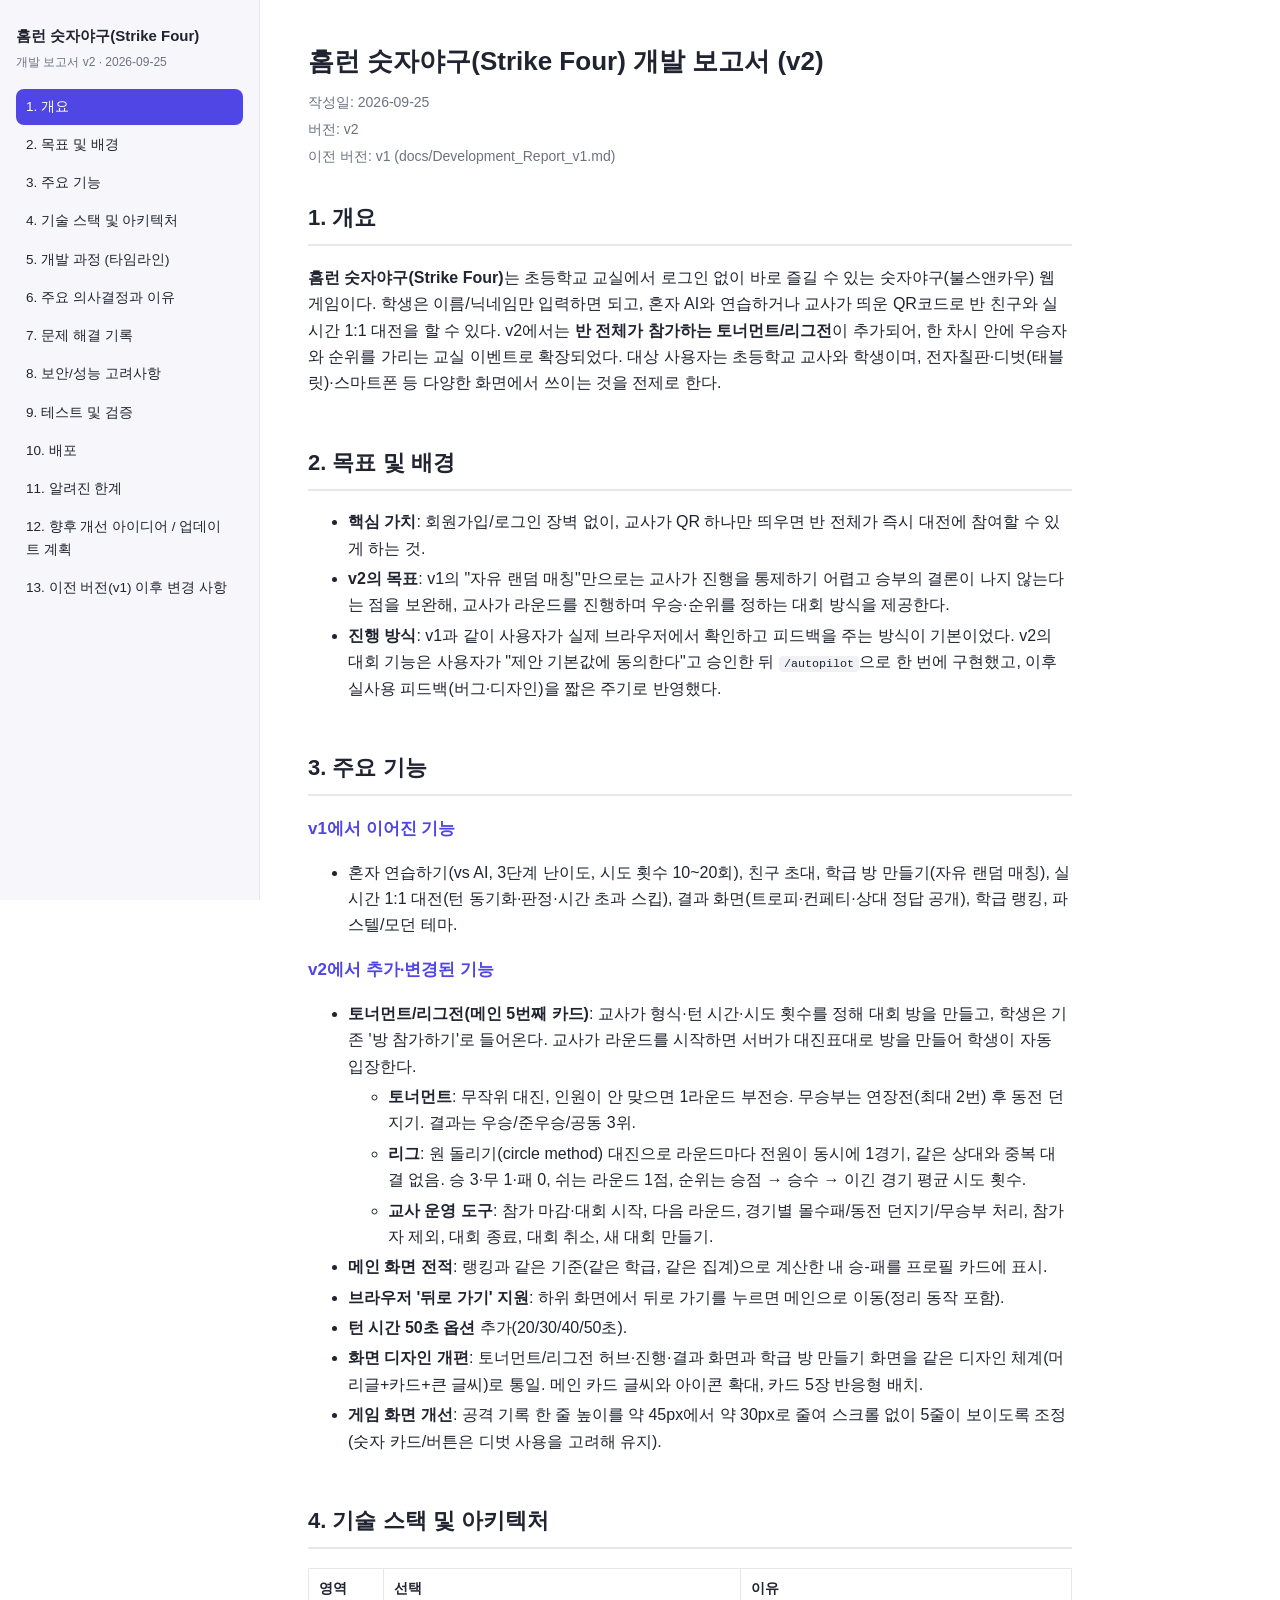
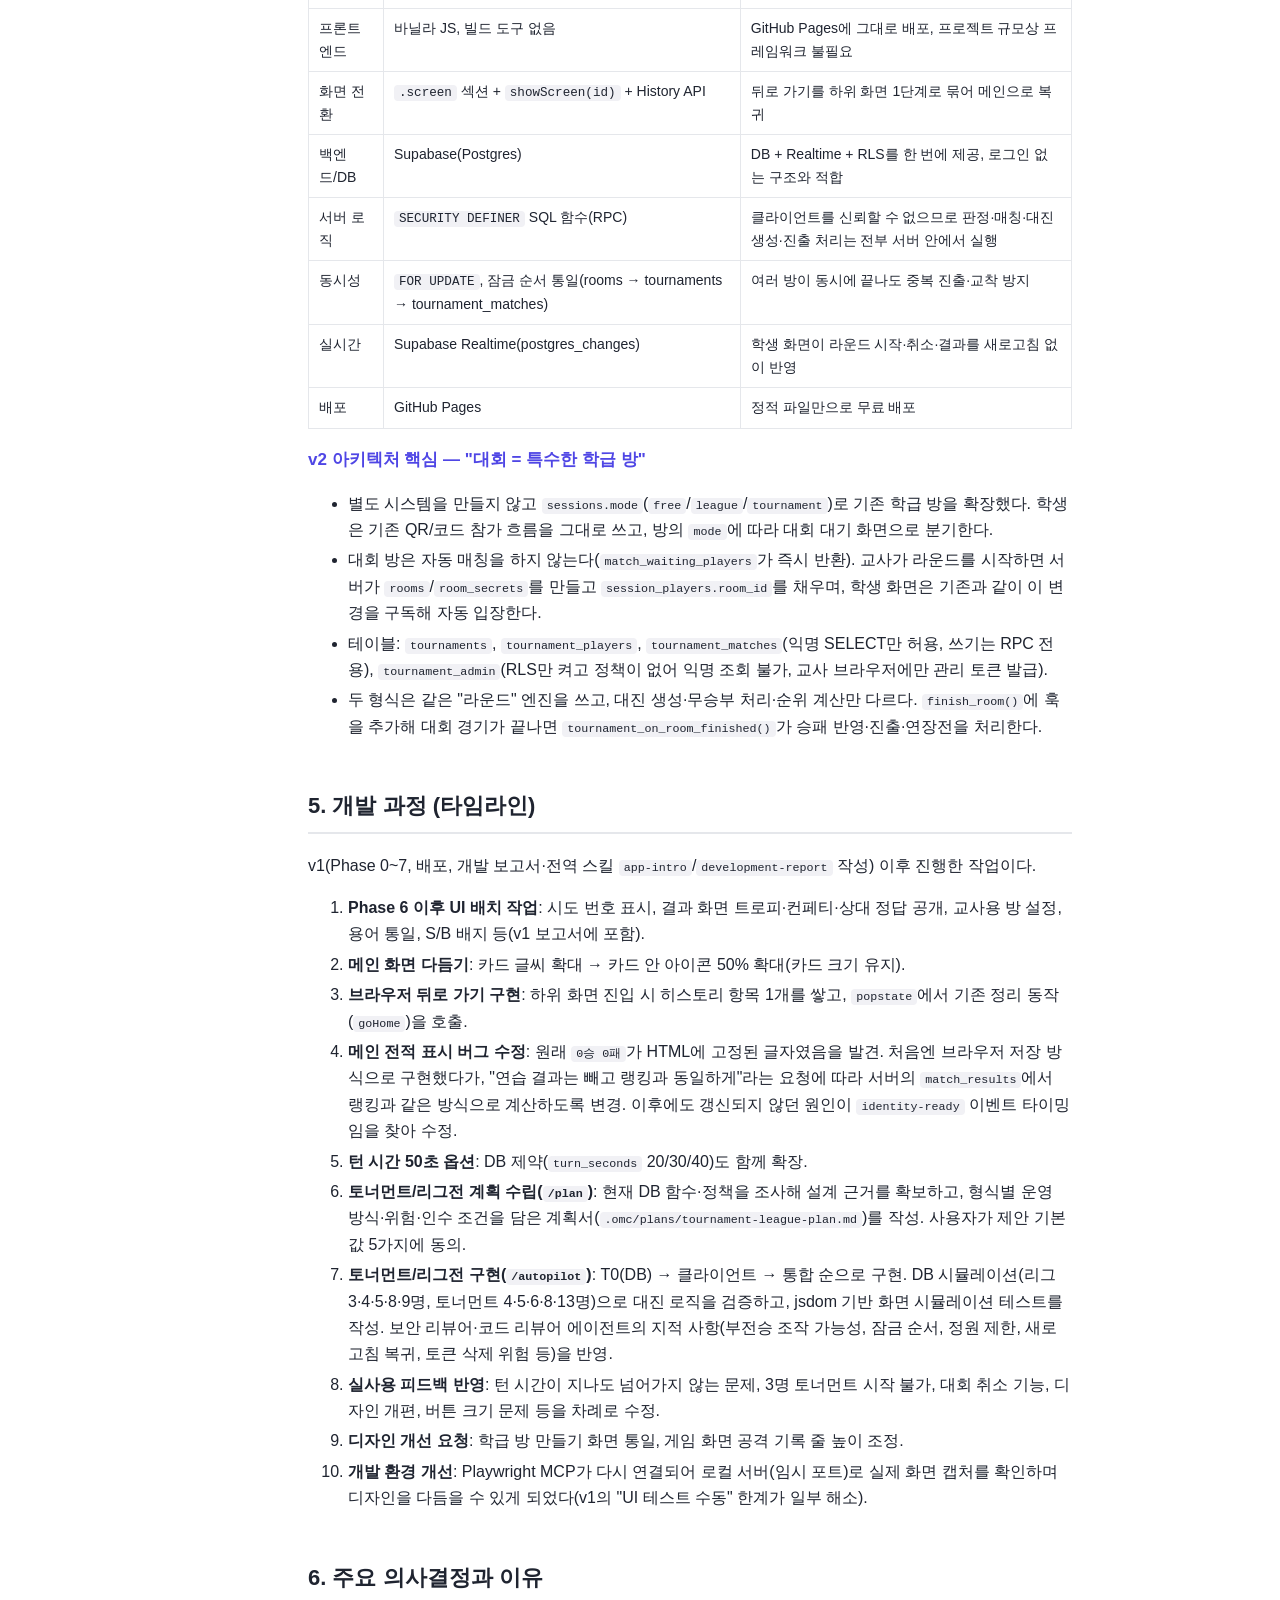
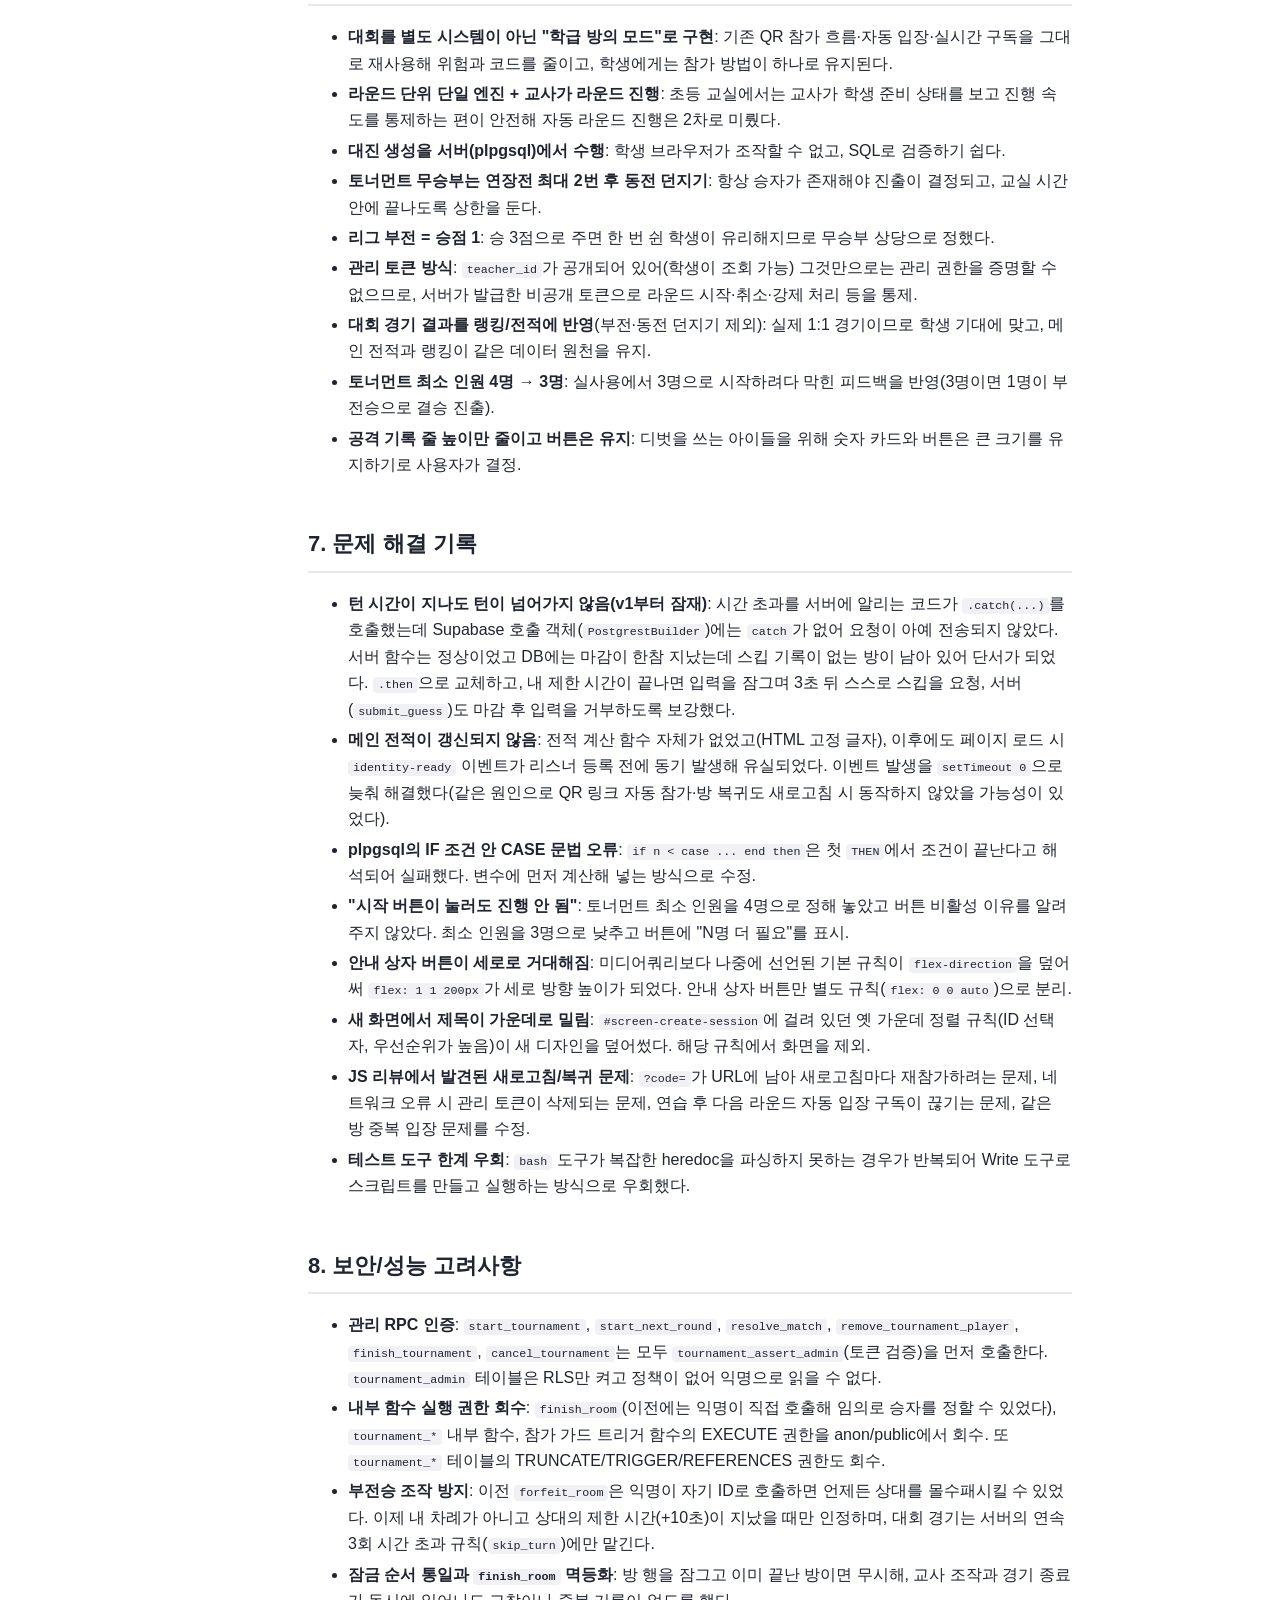
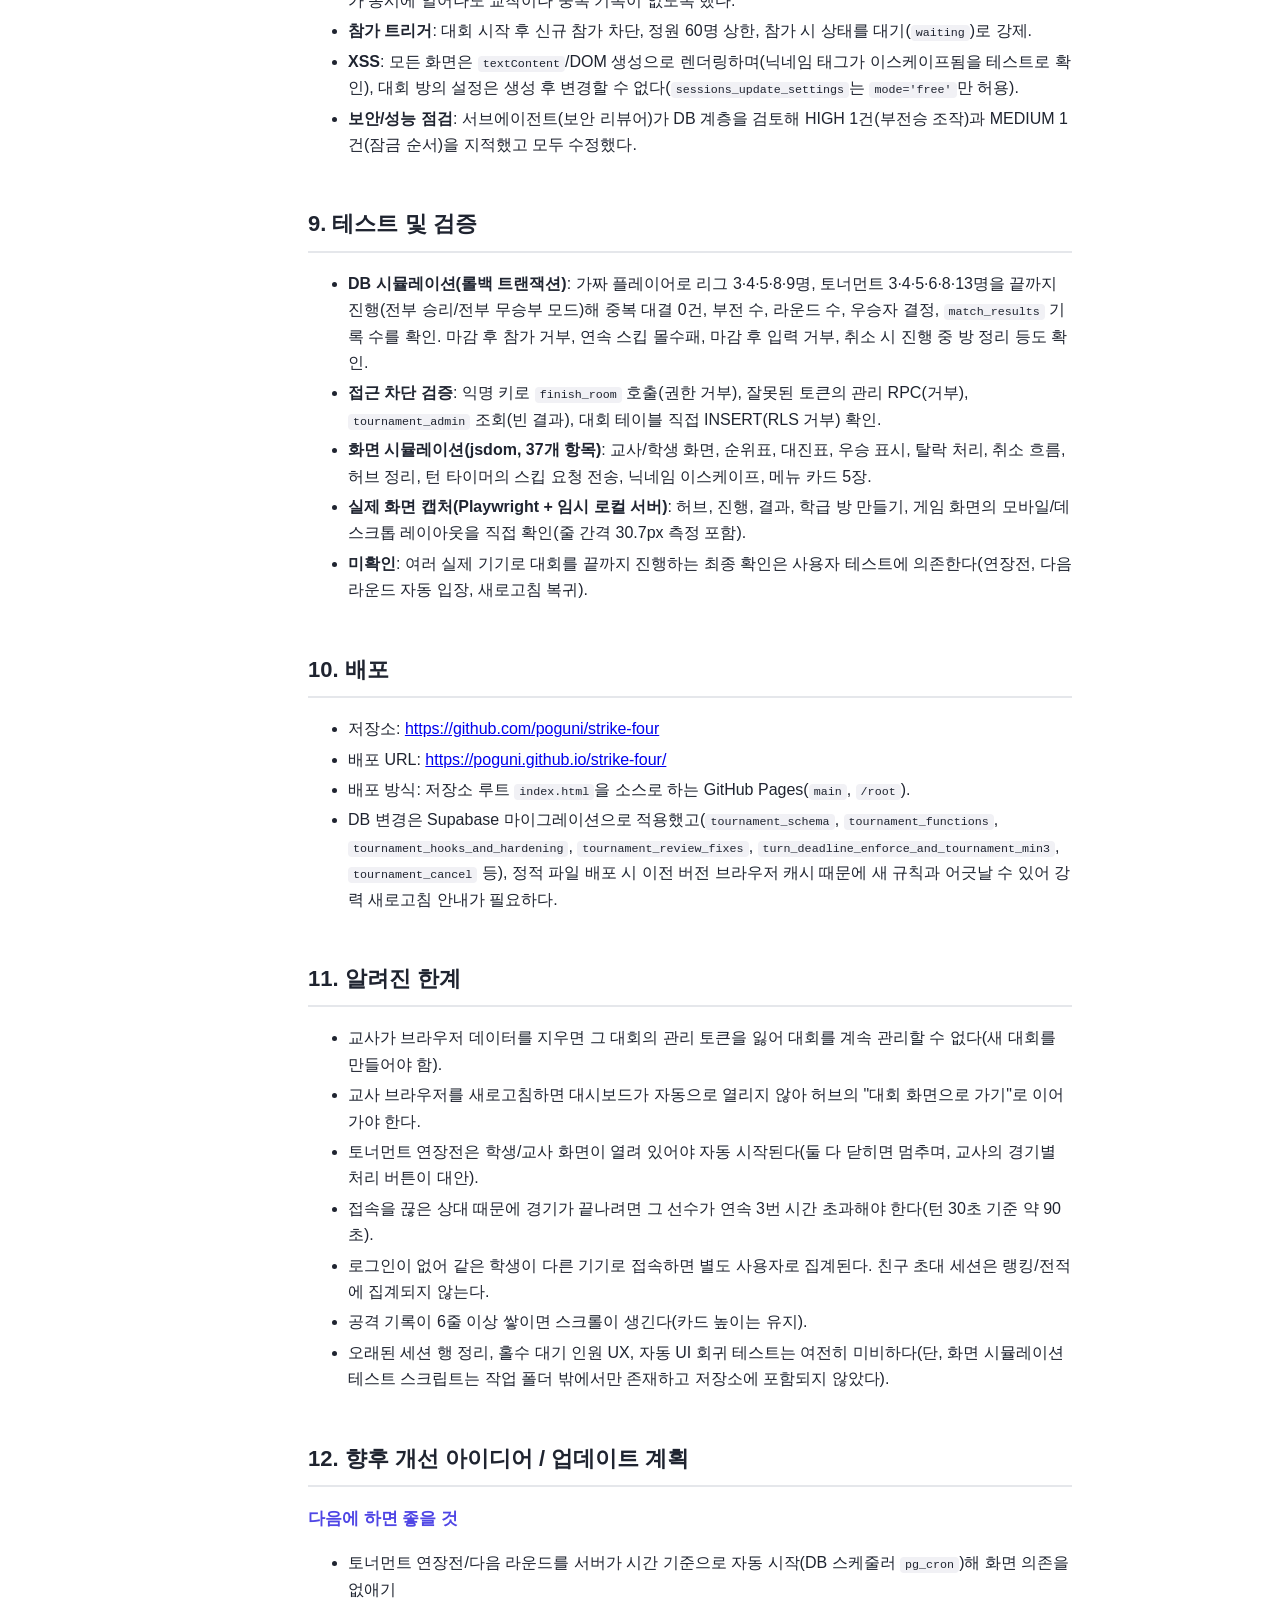
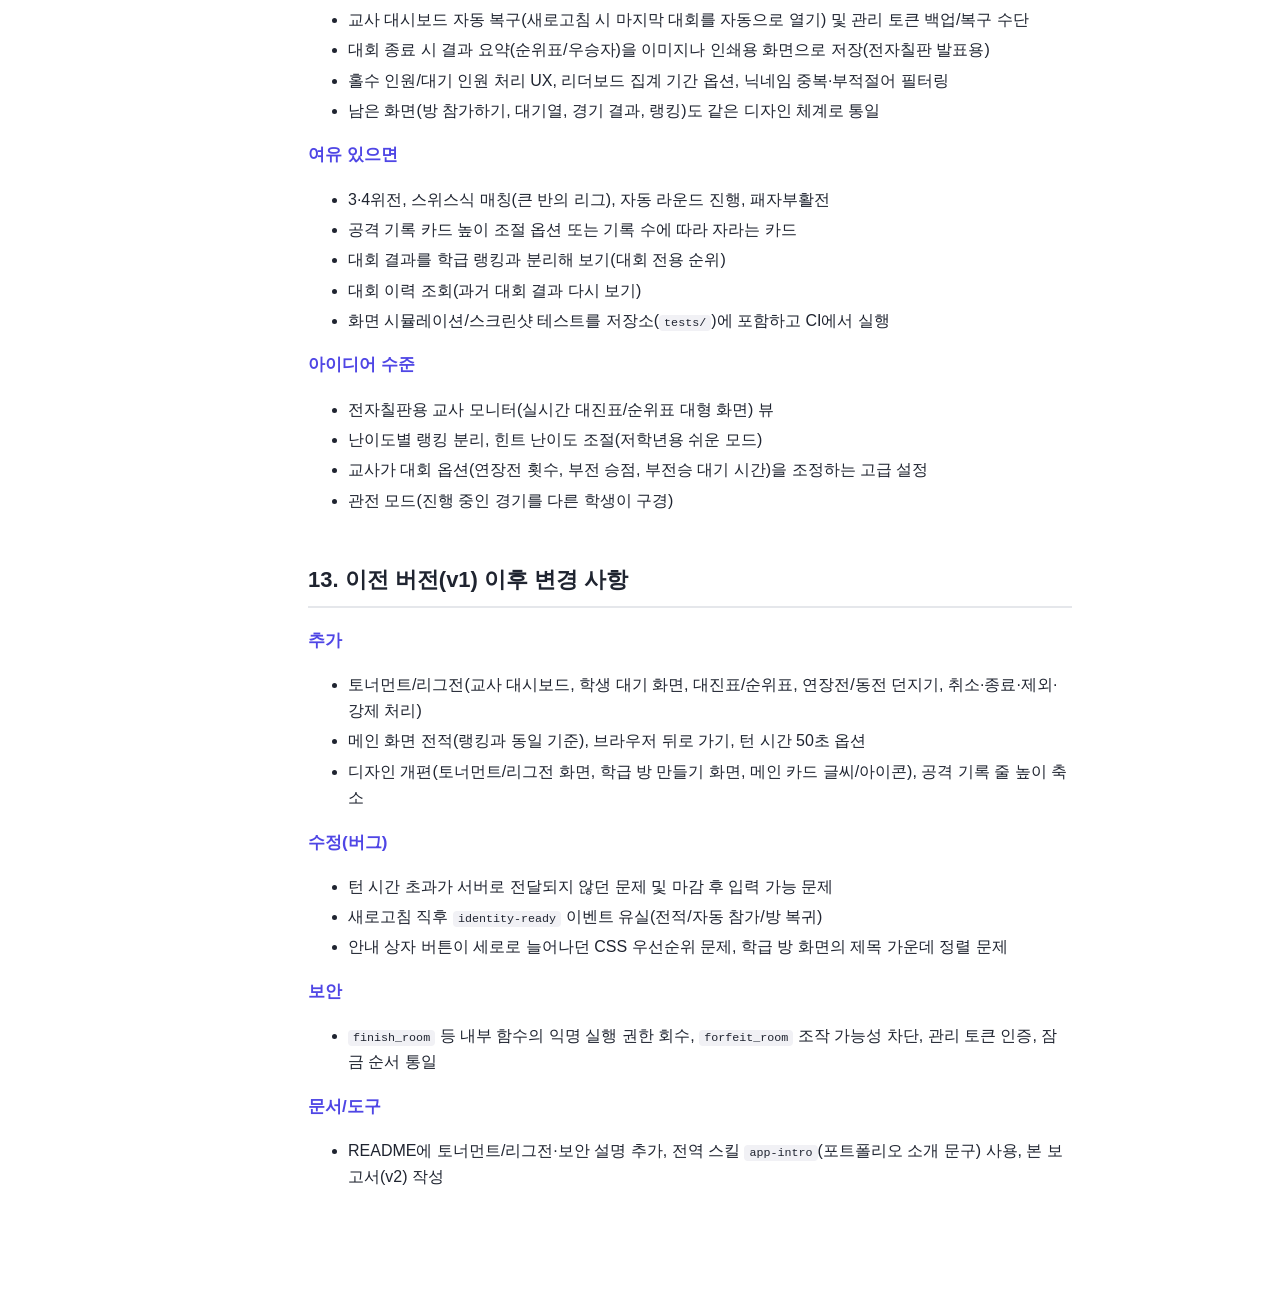
<file: docs/Development_Report_v2.html>
<!DOCTYPE html>
<html lang="ko">
<head>
<meta charset="UTF-8">
<meta name="viewport" content="width=device-width, initial-scale=1.0">
<title>홈런 숫자야구(Strike Four) 개발 보고서 v2</title>
<style>
  :root { --sidebar-w: 260px; --accent: #4F46E5; --text: #1f2430; --muted: #6b7280; --bg: #ffffff; --panel: #f7f7fb; --border: #e5e7eb; }
  * { box-sizing: border-box; }
  body { margin: 0; font-family: -apple-system, "Segoe UI", "Noto Sans KR", sans-serif; color: var(--text); background: var(--bg); line-height: 1.65; }
  .layout { display: flex; min-height: 100vh; }
  nav.sidebar { position: sticky; top: 0; align-self: flex-start; width: var(--sidebar-w); flex-shrink: 0; height: 100vh; overflow-y: auto; padding: 24px 16px; background: var(--panel); border-right: 1px solid var(--border); }
  nav.sidebar h1 { font-size: 15px; margin: 0 0 4px; }
  nav.sidebar .meta { font-size: 12px; color: var(--muted); margin-bottom: 16px; }
  nav.sidebar a { display: block; padding: 7px 10px; margin: 2px 0; font-size: 13.5px; color: var(--text); text-decoration: none; border-radius: 8px; }
  nav.sidebar a:hover { background: #eceafd; }
  nav.sidebar a.active { background: var(--accent); color: #fff; }
  main { flex: 1; min-width: 0; padding: 40px 48px; max-width: 860px; }
  main h1 { font-size: 26px; margin: 0 0 8px; }
  main .doc-meta { margin: 0 0 32px; padding: 0; list-style: none; color: var(--muted); font-size: 14px; }
  main section { margin-bottom: 48px; scroll-margin-top: 24px; }
  main h2 { font-size: 22px; border-bottom: 2px solid var(--border); padding-bottom: 8px; }
  main h3 { font-size: 17px; color: var(--accent); }
  main table { border-collapse: collapse; width: 100%; margin: 12px 0; }
  main th, main td { border: 1px solid var(--border); padding: 8px 10px; font-size: 14px; text-align: left; vertical-align: top; }
  main code { background: #f1f1f5; padding: 1px 5px; border-radius: 4px; font-size: 0.9em; }
  main pre { background: #1f2430; color: #eee; padding: 14px; border-radius: 8px; overflow-x: auto; }
  main li { margin: 4px 0; }
  @media (max-width: 800px) {
    .layout { flex-direction: column; }
    nav.sidebar { position: relative; width: 100%; height: auto; border-right: none; border-bottom: 1px solid var(--border); }
    main { padding: 24px 18px; }
  }
</style>
</head>
<body>
<div class="layout">
  <nav class="sidebar" id="sidebar">
    <h1>홈런 숫자야구(Strike Four)</h1>
    <div class="meta">개발 보고서 v2 · 2026-09-25</div>
    <a href="#sec-1">1. 개요</a>
    <a href="#sec-2">2. 목표 및 배경</a>
    <a href="#sec-3">3. 주요 기능</a>
    <a href="#sec-4">4. 기술 스택 및 아키텍처</a>
    <a href="#sec-5">5. 개발 과정 (타임라인)</a>
    <a href="#sec-6">6. 주요 의사결정과 이유</a>
    <a href="#sec-7">7. 문제 해결 기록</a>
    <a href="#sec-8">8. 보안/성능 고려사항</a>
    <a href="#sec-9">9. 테스트 및 검증</a>
    <a href="#sec-10">10. 배포</a>
    <a href="#sec-11">11. 알려진 한계</a>
    <a href="#sec-12">12. 향후 개선 아이디어 / 업데이트 계획</a>
    <a href="#sec-13">13. 이전 버전(v1) 이후 변경 사항</a>
  </nav>
  <main id="content">
    <h1>홈런 숫자야구(Strike Four) 개발 보고서 (v2)</h1>
    <ul class="doc-meta"><li>작성일: 2026-09-25</li><li>버전: v2</li><li>이전 버전: v1 (docs/Development_Report_v1.md)</li></ul>
    <section id="sec-1"><h2>1. 개요</h2>
<p><strong>홈런 숫자야구(Strike Four)</strong>는 초등학교 교실에서 로그인 없이 바로 즐길 수 있는 숫자야구(불스앤카우) 웹 게임이다. 학생은 이름/닉네임만 입력하면 되고, 혼자 AI와 연습하거나 교사가 띄운 QR코드로 반 친구와 실시간 1:1 대전을 할 수 있다. v2에서는 <strong>반 전체가 참가하는 토너먼트/리그전</strong>이 추가되어, 한 차시 안에 우승자와 순위를 가리는 교실 이벤트로 확장되었다. 대상 사용자는 초등학교 교사와 학생이며, 전자칠판·디벗(태블릿)·스마트폰 등 다양한 화면에서 쓰이는 것을 전제로 한다.</p>
</section>
    <section id="sec-2"><h2>2. 목표 및 배경</h2>
<ul>
<li><strong>핵심 가치</strong>: 회원가입/로그인 장벽 없이, 교사가 QR 하나만 띄우면 반 전체가 즉시 대전에 참여할 수 있게 하는 것.
</li>
<li><strong>v2의 목표</strong>: v1의 "자유 랜덤 매칭"만으로는 교사가 진행을 통제하기 어렵고 승부의 결론이 나지 않는다는 점을 보완해, 교사가 라운드를 진행하며 우승·순위를 정하는 대회 방식을 제공한다.
</li>
<li><strong>진행 방식</strong>: v1과 같이 사용자가 실제 브라우저에서 확인하고 피드백을 주는 방식이 기본이었다. v2의 대회 기능은 사용자가 "제안 기본값에 동의한다"고 승인한 뒤 <code>/autopilot</code>으로 한 번에 구현했고, 이후 실사용 피드백(버그·디자인)을 짧은 주기로 반영했다.
</li>
</ul>
</section>
    <section id="sec-3"><h2>3. 주요 기능</h2>
<h3>v1에서 이어진 기능</h3>
<ul>
<li>혼자 연습하기(vs AI, 3단계 난이도, 시도 횟수 10~20회), 친구 초대, 학급 방 만들기(자유 랜덤 매칭), 실시간 1:1 대전(턴 동기화·판정·시간 초과 스킵), 결과 화면(트로피·컨페티·상대 정답 공개), 학급 랭킹, 파스텔/모던 테마.
</li>
</ul>
<h3>v2에서 추가·변경된 기능</h3>
<ul>
<li><strong>토너먼트/리그전(메인 5번째 카드)</strong>: 교사가 형식·턴 시간·시도 횟수를 정해 대회 방을 만들고, 학생은 기존 '방 참가하기'로 들어온다. 교사가 라운드를 시작하면 서버가 대진표대로 방을 만들어 학생이 자동 입장한다.
<ul>
<li><strong>토너먼트</strong>: 무작위 대진, 인원이 안 맞으면 1라운드 부전승. 무승부는 연장전(최대 2번) 후 동전 던지기. 결과는 우승/준우승/공동 3위.</li>
<li><strong>리그</strong>: 원 돌리기(circle method) 대진으로 라운드마다 전원이 동시에 1경기, 같은 상대와 중복 대결 없음. 승 3·무 1·패 0, 쉬는 라운드 1점, 순위는 승점 → 승수 → 이긴 경기 평균 시도 횟수.</li>
<li><strong>교사 운영 도구</strong>: 참가 마감·대회 시작, 다음 라운드, 경기별 몰수패/동전 던지기/무승부 처리, 참가자 제외, 대회 종료, 대회 취소, 새 대회 만들기.</li>
</ul>
</li>
<li><strong>메인 화면 전적</strong>: 랭킹과 같은 기준(같은 학급, 같은 집계)으로 계산한 내 승-패를 프로필 카드에 표시.
</li>
<li><strong>브라우저 '뒤로 가기' 지원</strong>: 하위 화면에서 뒤로 가기를 누르면 메인으로 이동(정리 동작 포함).
</li>
<li><strong>턴 시간 50초 옵션</strong> 추가(20/30/40/50초).
</li>
<li><strong>화면 디자인 개편</strong>: 토너먼트/리그전 허브·진행·결과 화면과 학급 방 만들기 화면을 같은 디자인 체계(머리글+카드+큰 글씨)로 통일. 메인 카드 글씨와 아이콘 확대, 카드 5장 반응형 배치.
</li>
<li><strong>게임 화면 개선</strong>: 공격 기록 한 줄 높이를 약 45px에서 약 30px로 줄여 스크롤 없이 5줄이 보이도록 조정(숫자 카드/버튼은 디벗 사용을 고려해 유지).
</li>
</ul>
</section>
    <section id="sec-4"><h2>4. 기술 스택 및 아키텍처</h2>
<table>
<thead><tr><th>영역</th><th>선택</th><th>이유</th></tr></thead>
<tbody><tr><td>프론트엔드</td><td>바닐라 JS, 빌드 도구 없음</td><td>GitHub Pages에 그대로 배포, 프로젝트 규모상 프레임워크 불필요</td></tr><tr><td>화면 전환</td><td><code>.screen</code> 섹션 + <code>showScreen(id)</code> + History API</td><td>뒤로 가기를 하위 화면 1단계로 묶어 메인으로 복귀</td></tr><tr><td>백엔드/DB</td><td>Supabase(Postgres)</td><td>DB + Realtime + RLS를 한 번에 제공, 로그인 없는 구조와 적합</td></tr><tr><td>서버 로직</td><td><code>SECURITY DEFINER</code> SQL 함수(RPC)</td><td>클라이언트를 신뢰할 수 없으므로 판정·매칭·대진 생성·진출 처리는 전부 서버 안에서 실행</td></tr><tr><td>동시성</td><td><code>FOR UPDATE</code>, 잠금 순서 통일(rooms → tournaments → tournament_matches)</td><td>여러 방이 동시에 끝나도 중복 진출·교착 방지</td></tr><tr><td>실시간</td><td>Supabase Realtime(postgres_changes)</td><td>학생 화면이 라운드 시작·취소·결과를 새로고침 없이 반영</td></tr><tr><td>배포</td><td>GitHub Pages</td><td>정적 파일만으로 무료 배포</td></tr></tbody>
</table>
<h3>v2 아키텍처 핵심 — "대회 = 특수한 학급 방"</h3>
<ul>
<li>별도 시스템을 만들지 않고 <code>sessions.mode</code>(<code>free</code>/<code>league</code>/<code>tournament</code>)로 기존 학급 방을 확장했다. 학생은 기존 QR/코드 참가 흐름을 그대로 쓰고, 방의 <code>mode</code>에 따라 대회 대기 화면으로 분기한다.
</li>
<li>대회 방은 자동 매칭을 하지 않는다(<code>match_waiting_players</code>가 즉시 반환). 교사가 라운드를 시작하면 서버가 <code>rooms</code>/<code>room_secrets</code>를 만들고 <code>session_players.room_id</code>를 채우며, 학생 화면은 기존과 같이 이 변경을 구독해 자동 입장한다.
</li>
<li>테이블: <code>tournaments</code>, <code>tournament_players</code>, <code>tournament_matches</code>(익명 SELECT만 허용, 쓰기는 RPC 전용), <code>tournament_admin</code>(RLS만 켜고 정책이 없어 익명 조회 불가, 교사 브라우저에만 관리 토큰 발급).
</li>
<li>두 형식은 같은 "라운드" 엔진을 쓰고, 대진 생성·무승부 처리·순위 계산만 다르다. <code>finish_room()</code>에 훅을 추가해 대회 경기가 끝나면 <code>tournament_on_room_finished()</code>가 승패 반영·진출·연장전을 처리한다.
</li>
</ul>
</section>
    <section id="sec-5"><h2>5. 개발 과정 (타임라인)</h2>
<p>v1(Phase 0~7, 배포, 개발 보고서·전역 스킬 <code>app-intro</code>/<code>development-report</code> 작성) 이후 진행한 작업이다.</p>
<ol>
<li><strong>Phase 6 이후 UI 배치 작업</strong>: 시도 번호 표시, 결과 화면 트로피·컨페티·상대 정답 공개, 교사용 방 설정, 용어 통일, S/B 배지 등(v1 보고서에 포함).
</li>
<li><strong>메인 화면 다듬기</strong>: 카드 글씨 확대 → 카드 안 아이콘 50% 확대(카드 크기 유지).
</li>
<li><strong>브라우저 뒤로 가기 구현</strong>: 하위 화면 진입 시 히스토리 항목 1개를 쌓고, <code>popstate</code>에서 기존 정리 동작(<code>goHome</code>)을 호출.
</li>
<li><strong>메인 전적 표시 버그 수정</strong>: 원래 <code>0승 0패</code>가 HTML에 고정된 글자였음을 발견. 처음엔 브라우저 저장 방식으로 구현했다가, "연습 결과는 빼고 랭킹과 동일하게"라는 요청에 따라 서버의 <code>match_results</code>에서 랭킹과 같은 방식으로 계산하도록 변경. 이후에도 갱신되지 않던 원인이 <code>identity-ready</code> 이벤트 타이밍임을 찾아 수정.
</li>
<li><strong>턴 시간 50초 옵션</strong>: DB 제약(<code>turn_seconds</code> 20/30/40)도 함께 확장.
</li>
<li><strong>토너먼트/리그전 계획 수립(<code>/plan</code>)</strong>: 현재 DB 함수·정책을 조사해 설계 근거를 확보하고, 형식별 운영 방식·위험·인수 조건을 담은 계획서(<code>.omc/plans/tournament-league-plan.md</code>)를 작성. 사용자가 제안 기본값 5가지에 동의.
</li>
<li><strong>토너먼트/리그전 구현(<code>/autopilot</code>)</strong>: T0(DB) → 클라이언트 → 통합 순으로 구현. DB 시뮬레이션(리그 3·4·5·8·9명, 토너먼트 4·5·6·8·13명)으로 대진 로직을 검증하고, jsdom 기반 화면 시뮬레이션 테스트를 작성. 보안 리뷰어·코드 리뷰어 에이전트의 지적 사항(부전승 조작 가능성, 잠금 순서, 정원 제한, 새로고침 복귀, 토큰 삭제 위험 등)을 반영.
</li>
<li><strong>실사용 피드백 반영</strong>: 턴 시간이 지나도 넘어가지 않는 문제, 3명 토너먼트 시작 불가, 대회 취소 기능, 디자인 개편, 버튼 크기 문제 등을 차례로 수정.
</li>
<li><strong>디자인 개선 요청</strong>: 학급 방 만들기 화면 통일, 게임 화면 공격 기록 줄 높이 조정.
</li>
<li><strong>개발 환경 개선</strong>: Playwright MCP가 다시 연결되어 로컬 서버(임시 포트)로 실제 화면 캡처를 확인하며 디자인을 다듬을 수 있게 되었다(v1의 "UI 테스트 수동" 한계가 일부 해소).
</li>
</ol>
</section>
    <section id="sec-6"><h2>6. 주요 의사결정과 이유</h2>
<ul>
<li><strong>대회를 별도 시스템이 아닌 "학급 방의 모드"로 구현</strong>: 기존 QR 참가 흐름·자동 입장·실시간 구독을 그대로 재사용해 위험과 코드를 줄이고, 학생에게는 참가 방법이 하나로 유지된다.
</li>
<li><strong>라운드 단위 단일 엔진 + 교사가 라운드 진행</strong>: 초등 교실에서는 교사가 학생 준비 상태를 보고 진행 속도를 통제하는 편이 안전해 자동 라운드 진행은 2차로 미뤘다.
</li>
<li><strong>대진 생성을 서버(plpgsql)에서 수행</strong>: 학생 브라우저가 조작할 수 없고, SQL로 검증하기 쉽다.
</li>
<li><strong>토너먼트 무승부는 연장전 최대 2번 후 동전 던지기</strong>: 항상 승자가 존재해야 진출이 결정되고, 교실 시간 안에 끝나도록 상한을 둔다.
</li>
<li><strong>리그 부전 = 승점 1</strong>: 승 3점으로 주면 한 번 쉰 학생이 유리해지므로 무승부 상당으로 정했다.
</li>
<li><strong>관리 토큰 방식</strong>: <code>teacher_id</code>가 공개되어 있어(학생이 조회 가능) 그것만으로는 관리 권한을 증명할 수 없으므로, 서버가 발급한 비공개 토큰으로 라운드 시작·취소·강제 처리 등을 통제.
</li>
<li><strong>대회 경기 결과를 랭킹/전적에 반영</strong>(부전·동전 던지기 제외): 실제 1:1 경기이므로 학생 기대에 맞고, 메인 전적과 랭킹이 같은 데이터 원천을 유지.
</li>
<li><strong>토너먼트 최소 인원 4명 → 3명</strong>: 실사용에서 3명으로 시작하려다 막힌 피드백을 반영(3명이면 1명이 부전승으로 결승 진출).
</li>
<li><strong>공격 기록 줄 높이만 줄이고 버튼은 유지</strong>: 디벗을 쓰는 아이들을 위해 숫자 카드와 버튼은 큰 크기를 유지하기로 사용자가 결정.
</li>
</ul>
</section>
    <section id="sec-7"><h2>7. 문제 해결 기록</h2>
<ul>
<li><strong>턴 시간이 지나도 턴이 넘어가지 않음(v1부터 잠재)</strong>: 시간 초과를 서버에 알리는 코드가 <code>.catch(...)</code>를 호출했는데 Supabase 호출 객체(<code>PostgrestBuilder</code>)에는 <code>catch</code>가 없어 요청이 아예 전송되지 않았다. 서버 함수는 정상이었고 DB에는 마감이 한참 지났는데 스킵 기록이 없는 방이 남아 있어 단서가 되었다. <code>.then</code>으로 교체하고, 내 제한 시간이 끝나면 입력을 잠그며 3초 뒤 스스로 스킵을 요청, 서버(<code>submit_guess</code>)도 마감 후 입력을 거부하도록 보강했다.
</li>
<li><strong>메인 전적이 갱신되지 않음</strong>: 전적 계산 함수 자체가 없었고(HTML 고정 글자), 이후에도 페이지 로드 시 <code>identity-ready</code> 이벤트가 리스너 등록 전에 동기 발생해 유실되었다. 이벤트 발생을 <code>setTimeout 0</code>으로 늦춰 해결했다(같은 원인으로 QR 링크 자동 참가·방 복귀도 새로고침 시 동작하지 않았을 가능성이 있었다).
</li>
<li><strong>plpgsql의 IF 조건 안 CASE 문법 오류</strong>: <code>if n &lt; case ... end then</code>은 첫 <code>THEN</code>에서 조건이 끝난다고 해석되어 실패했다. 변수에 먼저 계산해 넣는 방식으로 수정.
</li>
<li><strong>"시작 버튼이 눌러도 진행 안 됨"</strong>: 토너먼트 최소 인원을 4명으로 정해 놓았고 버튼 비활성 이유를 알려주지 않았다. 최소 인원을 3명으로 낮추고 버튼에 "N명 더 필요"를 표시.
</li>
<li><strong>안내 상자 버튼이 세로로 거대해짐</strong>: 미디어쿼리보다 나중에 선언된 기본 규칙이 <code>flex-direction</code>을 덮어써 <code>flex: 1 1 200px</code>가 세로 방향 높이가 되었다. 안내 상자 버튼만 별도 규칙(<code>flex: 0 0 auto</code>)으로 분리.
</li>
<li><strong>새 화면에서 제목이 가운데로 밀림</strong>: <code>#screen-create-session</code>에 걸려 있던 옛 가운데 정렬 규칙(ID 선택자, 우선순위가 높음)이 새 디자인을 덮어썼다. 해당 규칙에서 화면을 제외.
</li>
<li><strong>JS 리뷰에서 발견된 새로고침/복귀 문제</strong>: <code>?code=</code>가 URL에 남아 새로고침마다 재참가하려는 문제, 네트워크 오류 시 관리 토큰이 삭제되는 문제, 연습 후 다음 라운드 자동 입장 구독이 끊기는 문제, 같은 방 중복 입장 문제를 수정.
</li>
<li><strong>테스트 도구 한계 우회</strong>: <code>bash</code> 도구가 복잡한 heredoc을 파싱하지 못하는 경우가 반복되어 Write 도구로 스크립트를 만들고 실행하는 방식으로 우회했다.
</li>
</ul>
</section>
    <section id="sec-8"><h2>8. 보안/성능 고려사항</h2>
<ul>
<li><strong>관리 RPC 인증</strong>: <code>start_tournament</code>, <code>start_next_round</code>, <code>resolve_match</code>, <code>remove_tournament_player</code>, <code>finish_tournament</code>, <code>cancel_tournament</code>는 모두 <code>tournament_assert_admin</code>(토큰 검증)을 먼저 호출한다. <code>tournament_admin</code> 테이블은 RLS만 켜고 정책이 없어 익명으로 읽을 수 없다.
</li>
<li><strong>내부 함수 실행 권한 회수</strong>: <code>finish_room</code>(이전에는 익명이 직접 호출해 임의로 승자를 정할 수 있었다), <code>tournament_*</code> 내부 함수, 참가 가드 트리거 함수의 EXECUTE 권한을 anon/public에서 회수. 또 <code>tournament_*</code> 테이블의 TRUNCATE/TRIGGER/REFERENCES 권한도 회수.
</li>
<li><strong>부전승 조작 방지</strong>: 이전 <code>forfeit_room</code>은 익명이 자기 ID로 호출하면 언제든 상대를 몰수패시킬 수 있었다. 이제 내 차례가 아니고 상대의 제한 시간(+10초)이 지났을 때만 인정하며, 대회 경기는 서버의 연속 3회 시간 초과 규칙(<code>skip_turn</code>)에만 맡긴다.
</li>
<li><strong>잠금 순서 통일과 <code>finish_room</code> 멱등화</strong>: 방 행을 잠그고 이미 끝난 방이면 무시해, 교사 조작과 경기 종료가 동시에 일어나도 교착이나 중복 기록이 없도록 했다.
</li>
<li><strong>참가 트리거</strong>: 대회 시작 후 신규 참가 차단, 정원 60명 상한, 참가 시 상태를 대기(<code>waiting</code>)로 강제.
</li>
<li><strong>XSS</strong>: 모든 화면은 <code>textContent</code>/DOM 생성으로 렌더링하며(닉네임 태그가 이스케이프됨을 테스트로 확인), 대회 방의 설정은 생성 후 변경할 수 없다(<code>sessions_update_settings</code>는 <code>mode='free'</code>만 허용).
</li>
<li><strong>보안/성능 점검</strong>: 서브에이전트(보안 리뷰어)가 DB 계층을 검토해 HIGH 1건(부전승 조작)과 MEDIUM 1건(잠금 순서)을 지적했고 모두 수정했다.
</li>
</ul>
</section>
    <section id="sec-9"><h2>9. 테스트 및 검증</h2>
<ul>
<li><strong>DB 시뮬레이션(롤백 트랜잭션)</strong>: 가짜 플레이어로 리그 3·4·5·8·9명, 토너먼트 3·4·5·6·8·13명을 끝까지 진행(전부 승리/전부 무승부 모드)해 중복 대결 0건, 부전 수, 라운드 수, 우승자 결정, <code>match_results</code> 기록 수를 확인. 마감 후 참가 거부, 연속 스킵 몰수패, 마감 후 입력 거부, 취소 시 진행 중 방 정리 등도 확인.
</li>
<li><strong>접근 차단 검증</strong>: 익명 키로 <code>finish_room</code> 호출(권한 거부), 잘못된 토큰의 관리 RPC(거부), <code>tournament_admin</code> 조회(빈 결과), 대회 테이블 직접 INSERT(RLS 거부) 확인.
</li>
<li><strong>화면 시뮬레이션(jsdom, 37개 항목)</strong>: 교사/학생 화면, 순위표, 대진표, 우승 표시, 탈락 처리, 취소 흐름, 허브 정리, 턴 타이머의 스킵 요청 전송, 닉네임 이스케이프, 메뉴 카드 5장.
</li>
<li><strong>실제 화면 캡처(Playwright + 임시 로컬 서버)</strong>: 허브, 진행, 결과, 학급 방 만들기, 게임 화면의 모바일/데스크톱 레이아웃을 직접 확인(줄 간격 30.7px 측정 포함).
</li>
<li><strong>미확인</strong>: 여러 실제 기기로 대회를 끝까지 진행하는 최종 확인은 사용자 테스트에 의존한다(연장전, 다음 라운드 자동 입장, 새로고침 복귀).
</li>
</ul>
</section>
    <section id="sec-10"><h2>10. 배포</h2>
<ul>
<li>저장소: <a href="https://github.com/poguni/strike-four">https://github.com/poguni/strike-four</a>
</li>
<li>배포 URL: <a href="https://poguni.github.io/strike-four/">https://poguni.github.io/strike-four/</a>
</li>
<li>배포 방식: 저장소 루트 <code>index.html</code>을 소스로 하는 GitHub Pages(<code>main</code>, <code>/root</code>).
</li>
<li>DB 변경은 Supabase 마이그레이션으로 적용했고(<code>tournament_schema</code>, <code>tournament_functions</code>, <code>tournament_hooks_and_hardening</code>, <code>tournament_review_fixes</code>, <code>turn_deadline_enforce_and_tournament_min3</code>, <code>tournament_cancel</code> 등), 정적 파일 배포 시 이전 버전 브라우저 캐시 때문에 새 규칙과 어긋날 수 있어 강력 새로고침 안내가 필요하다.
</li>
</ul>
</section>
    <section id="sec-11"><h2>11. 알려진 한계</h2>
<ul>
<li>교사가 브라우저 데이터를 지우면 그 대회의 관리 토큰을 잃어 대회를 계속 관리할 수 없다(새 대회를 만들어야 함).
</li>
<li>교사 브라우저를 새로고침하면 대시보드가 자동으로 열리지 않아 허브의 "대회 화면으로 가기"로 이어가야 한다.
</li>
<li>토너먼트 연장전은 학생/교사 화면이 열려 있어야 자동 시작된다(둘 다 닫히면 멈추며, 교사의 경기별 처리 버튼이 대안).
</li>
<li>접속을 끊은 상대 때문에 경기가 끝나려면 그 선수가 연속 3번 시간 초과해야 한다(턴 30초 기준 약 90초).
</li>
<li>로그인이 없어 같은 학생이 다른 기기로 접속하면 별도 사용자로 집계된다. 친구 초대 세션은 랭킹/전적에 집계되지 않는다.
</li>
<li>공격 기록이 6줄 이상 쌓이면 스크롤이 생긴다(카드 높이는 유지).
</li>
<li>오래된 세션 행 정리, 홀수 대기 인원 UX, 자동 UI 회귀 테스트는 여전히 미비하다(단, 화면 시뮬레이션 테스트 스크립트는 작업 폴더 밖에서만 존재하고 저장소에 포함되지 않았다).
</li>
</ul>
</section>
    <section id="sec-12"><h2>12. 향후 개선 아이디어 / 업데이트 계획</h2>
<h3>다음에 하면 좋을 것</h3>
<ul>
<li>토너먼트 연장전/다음 라운드를 서버가 시간 기준으로 자동 시작(DB 스케줄러 <code>pg_cron</code>)해 화면 의존을 없애기
</li>
<li>교사 대시보드 자동 복구(새로고침 시 마지막 대회를 자동으로 열기) 및 관리 토큰 백업/복구 수단
</li>
<li>대회 종료 시 결과 요약(순위표/우승자)을 이미지나 인쇄용 화면으로 저장(전자칠판 발표용)
</li>
<li>홀수 인원/대기 인원 처리 UX, 리더보드 집계 기간 옵션, 닉네임 중복·부적절어 필터링
</li>
<li>남은 화면(방 참가하기, 대기열, 경기 결과, 랭킹)도 같은 디자인 체계로 통일
</li>
</ul>
<h3>여유 있으면</h3>
<ul>
<li>3·4위전, 스위스식 매칭(큰 반의 리그), 자동 라운드 진행, 패자부활전
</li>
<li>공격 기록 카드 높이 조절 옵션 또는 기록 수에 따라 자라는 카드
</li>
<li>대회 결과를 학급 랭킹과 분리해 보기(대회 전용 순위)
</li>
<li>대회 이력 조회(과거 대회 결과 다시 보기)
</li>
<li>화면 시뮬레이션/스크린샷 테스트를 저장소(<code>tests/</code>)에 포함하고 CI에서 실행
</li>
</ul>
<h3>아이디어 수준</h3>
<ul>
<li>전자칠판용 교사 모니터(실시간 대진표/순위표 대형 화면) 뷰
</li>
<li>난이도별 랭킹 분리, 힌트 난이도 조절(저학년용 쉬운 모드)
</li>
<li>교사가 대회 옵션(연장전 횟수, 부전 승점, 부전승 대기 시간)을 조정하는 고급 설정
</li>
<li>관전 모드(진행 중인 경기를 다른 학생이 구경)
</li>
</ul>
</section>
    <section id="sec-13"><h2>13. 이전 버전(v1) 이후 변경 사항</h2>
<h3>추가</h3>
<ul>
<li>토너먼트/리그전(교사 대시보드, 학생 대기 화면, 대진표/순위표, 연장전/동전 던지기, 취소·종료·제외·강제 처리)
</li>
<li>메인 화면 전적(랭킹과 동일 기준), 브라우저 뒤로 가기, 턴 시간 50초 옵션
</li>
<li>디자인 개편(토너먼트/리그전 화면, 학급 방 만들기 화면, 메인 카드 글씨/아이콘), 공격 기록 줄 높이 축소
</li>
</ul>
<h3>수정(버그)</h3>
<ul>
<li>턴 시간 초과가 서버로 전달되지 않던 문제 및 마감 후 입력 가능 문제
</li>
<li>새로고침 직후 <code>identity-ready</code> 이벤트 유실(전적/자동 참가/방 복귀)
</li>
<li>안내 상자 버튼이 세로로 늘어나던 CSS 우선순위 문제, 학급 방 화면의 제목 가운데 정렬 문제
</li>
</ul>
<h3>보안</h3>
<ul>
<li><code>finish_room</code> 등 내부 함수의 익명 실행 권한 회수, <code>forfeit_room</code> 조작 가능성 차단, 관리 토큰 인증, 잠금 순서 통일
</li>
</ul>
<h3>문서/도구</h3>
<ul>
<li>README에 토너먼트/리그전·보안 설명 추가, 전역 스킬 <code>app-intro</code>(포트폴리오 소개 문구) 사용, 본 보고서(v2) 작성
</li>
</ul>
</section>
  </main>
</div>
<script>
  const links = document.querySelectorAll('nav.sidebar a');
  const sections = [...links].map(a => document.querySelector(a.getAttribute('href')));
  const setActive = (id) => links.forEach(a => a.classList.toggle('active', a.getAttribute('href') === '#' + id));
  const observer = new IntersectionObserver((entries) => {
    entries.forEach((entry) => { if (entry.isIntersecting) setActive(entry.target.id); });
  }, { rootMargin: '-20% 0px -70% 0px' });
  sections.forEach((el) => el && observer.observe(el));
</script>
</body>
</html>
</file>
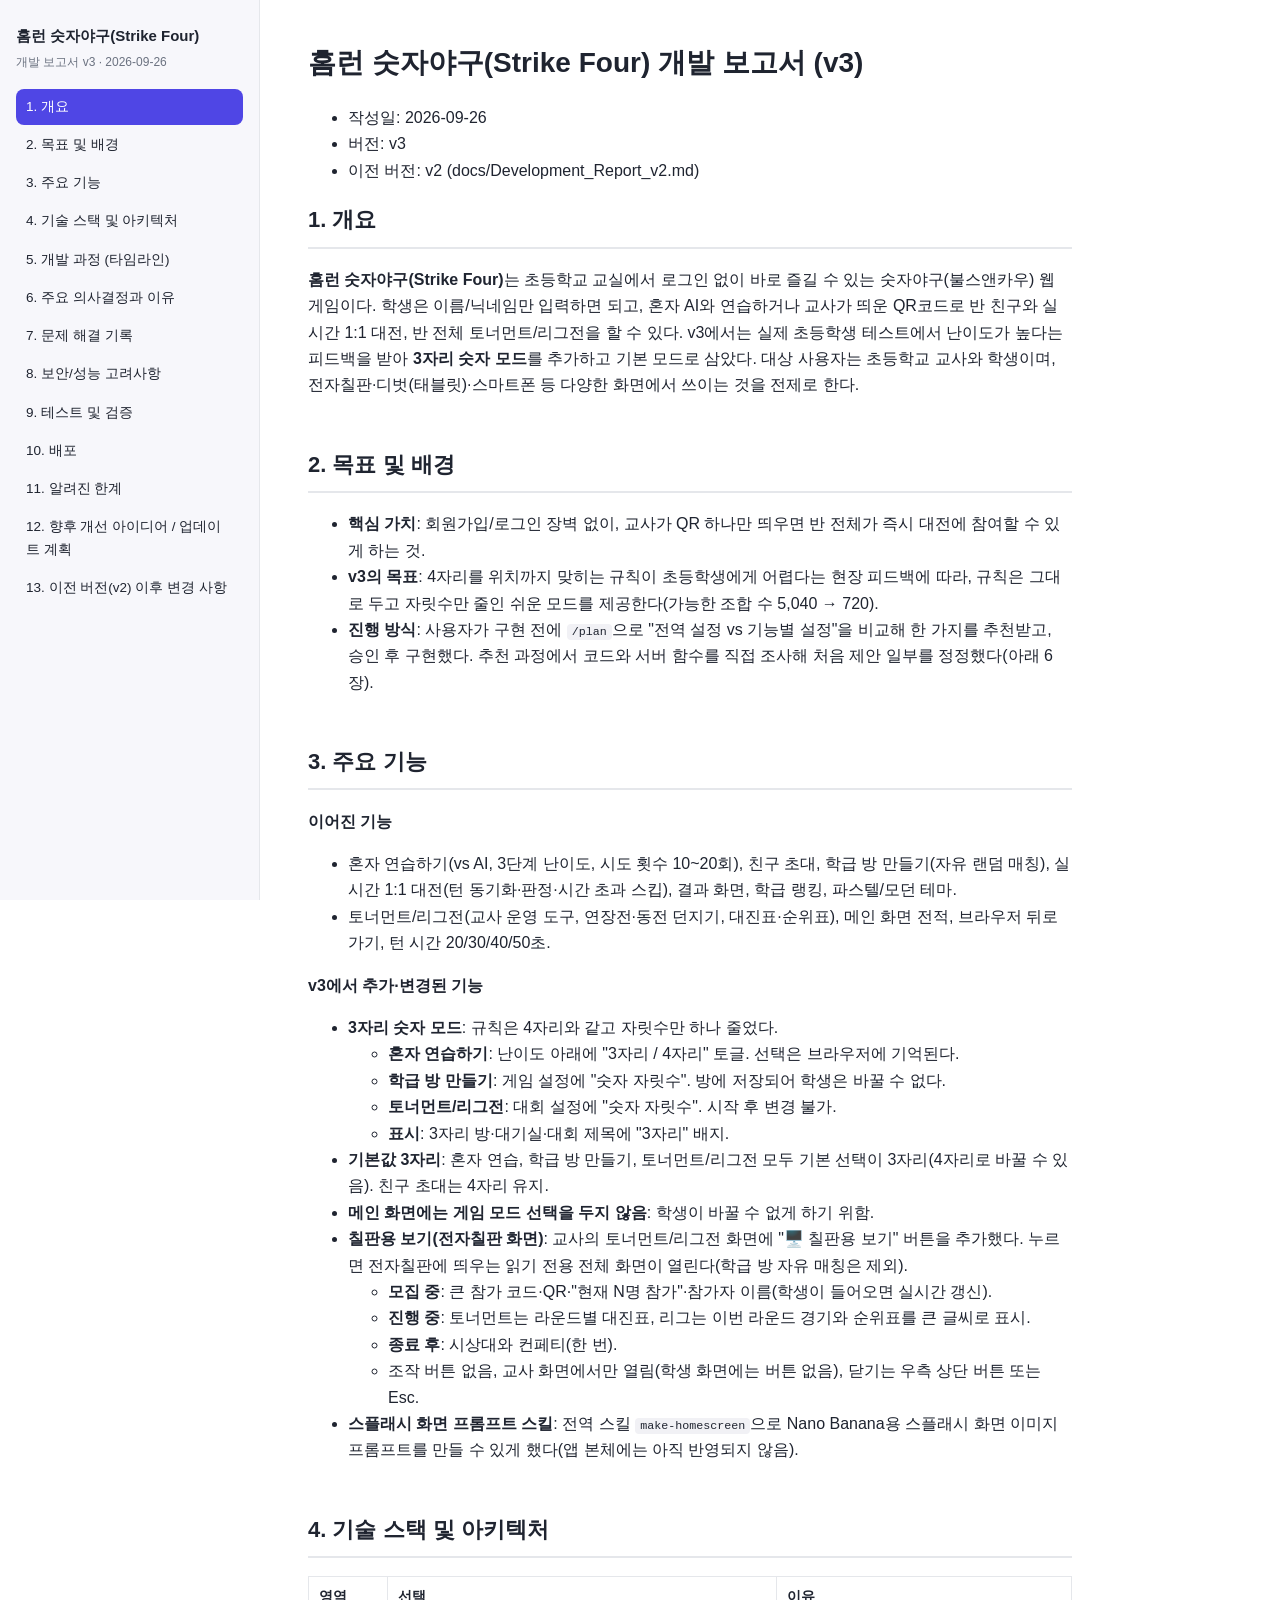
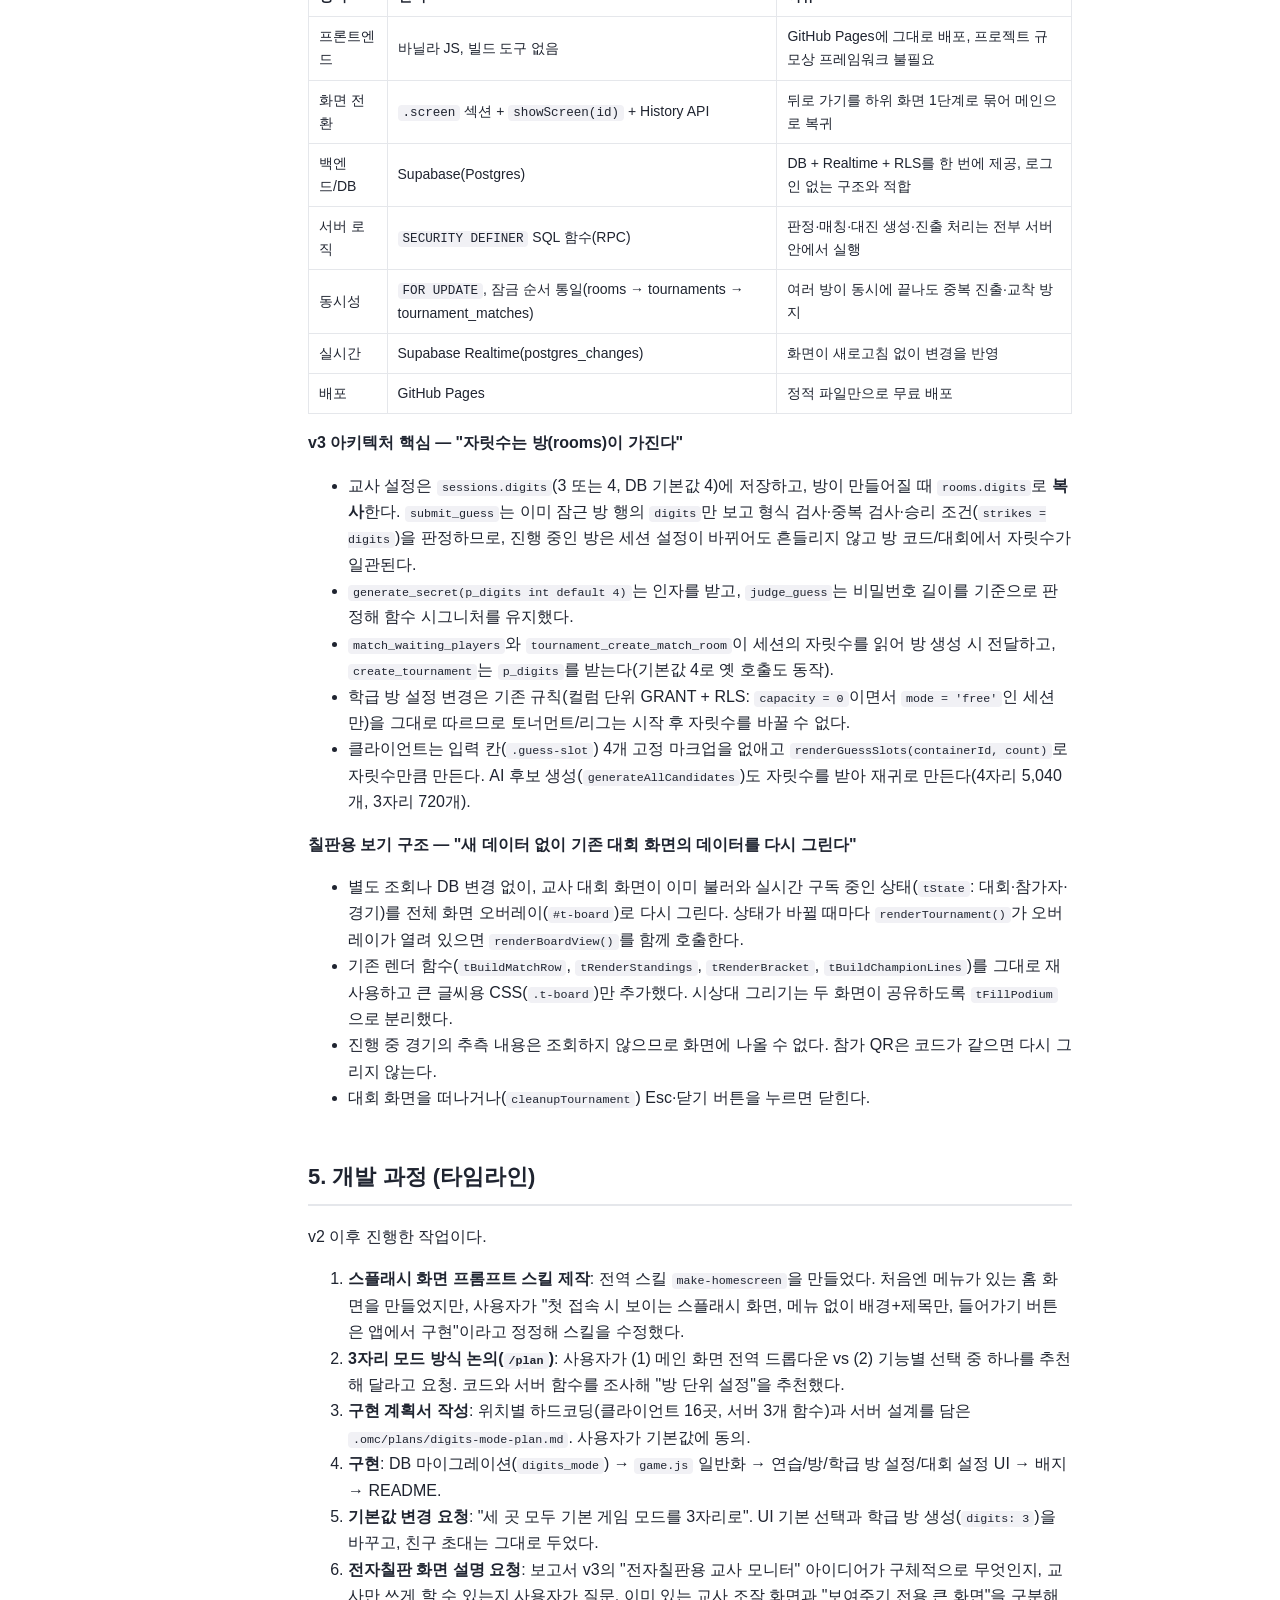
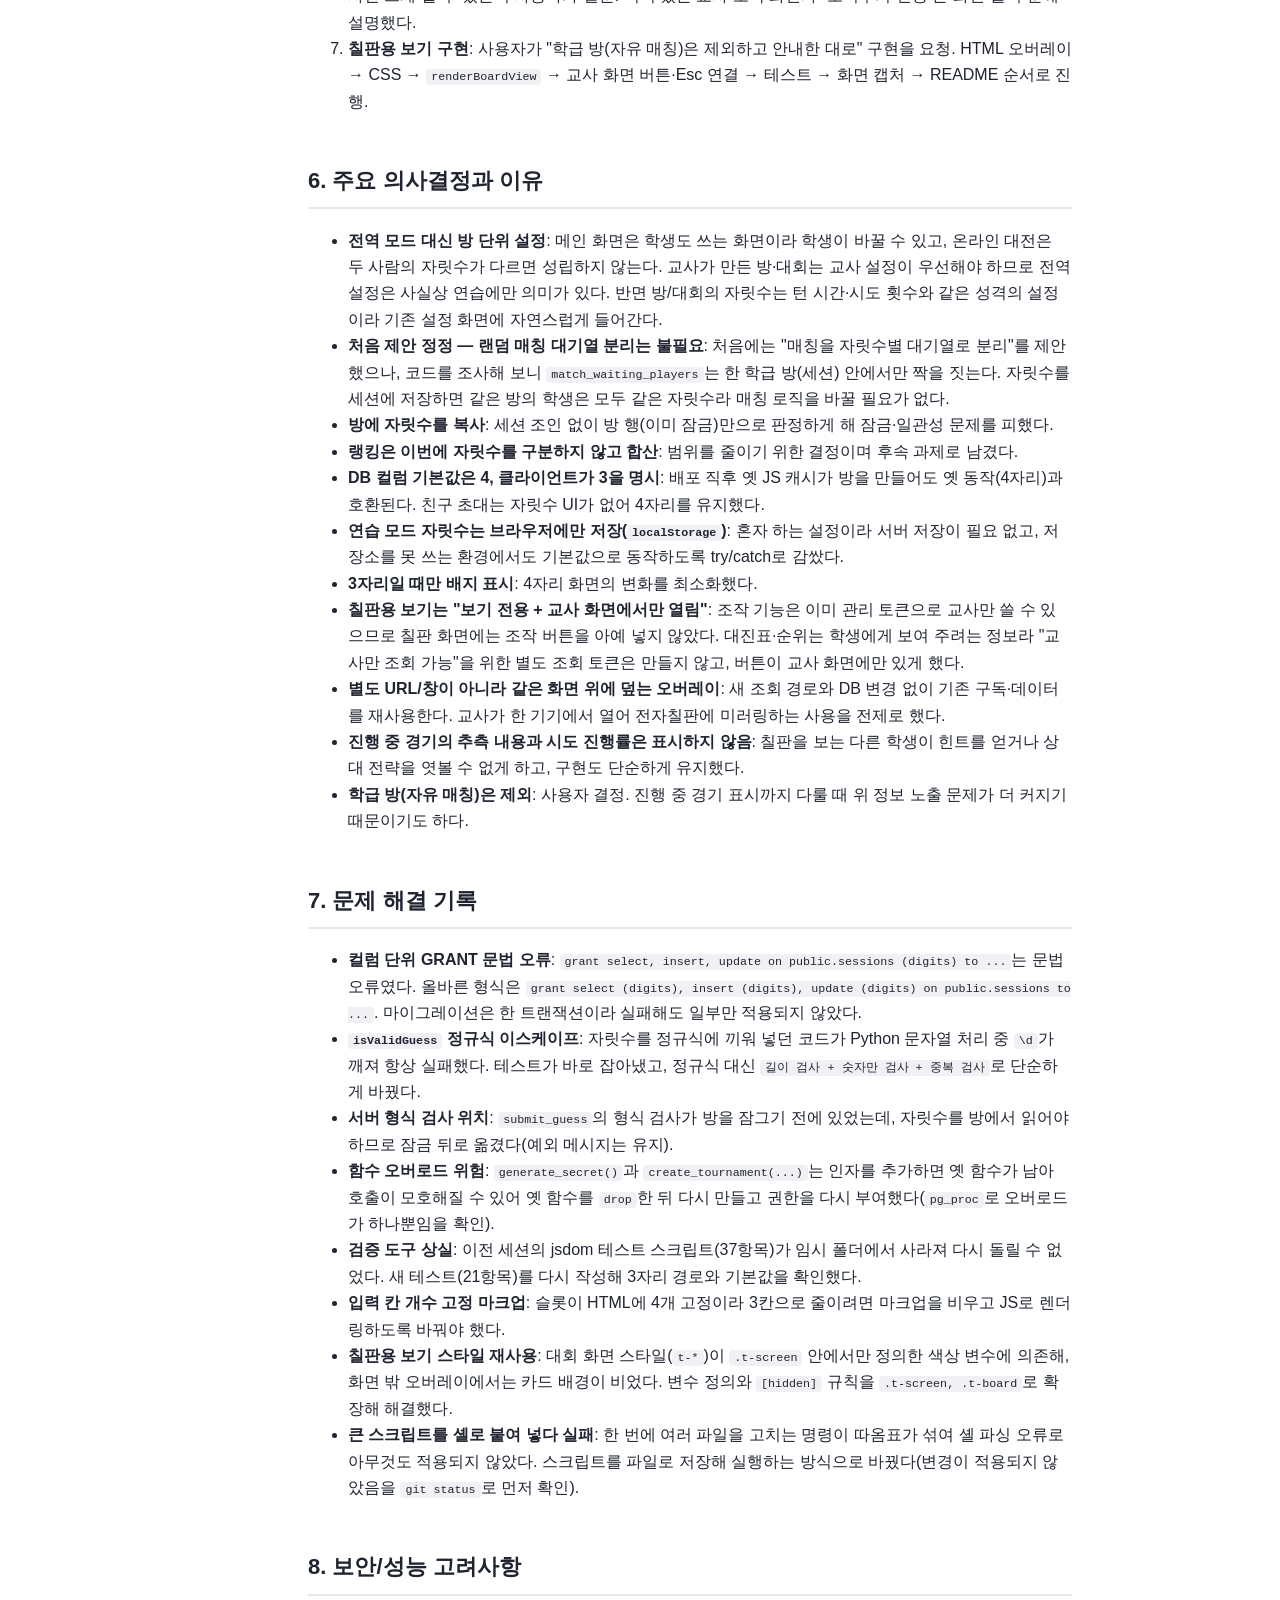
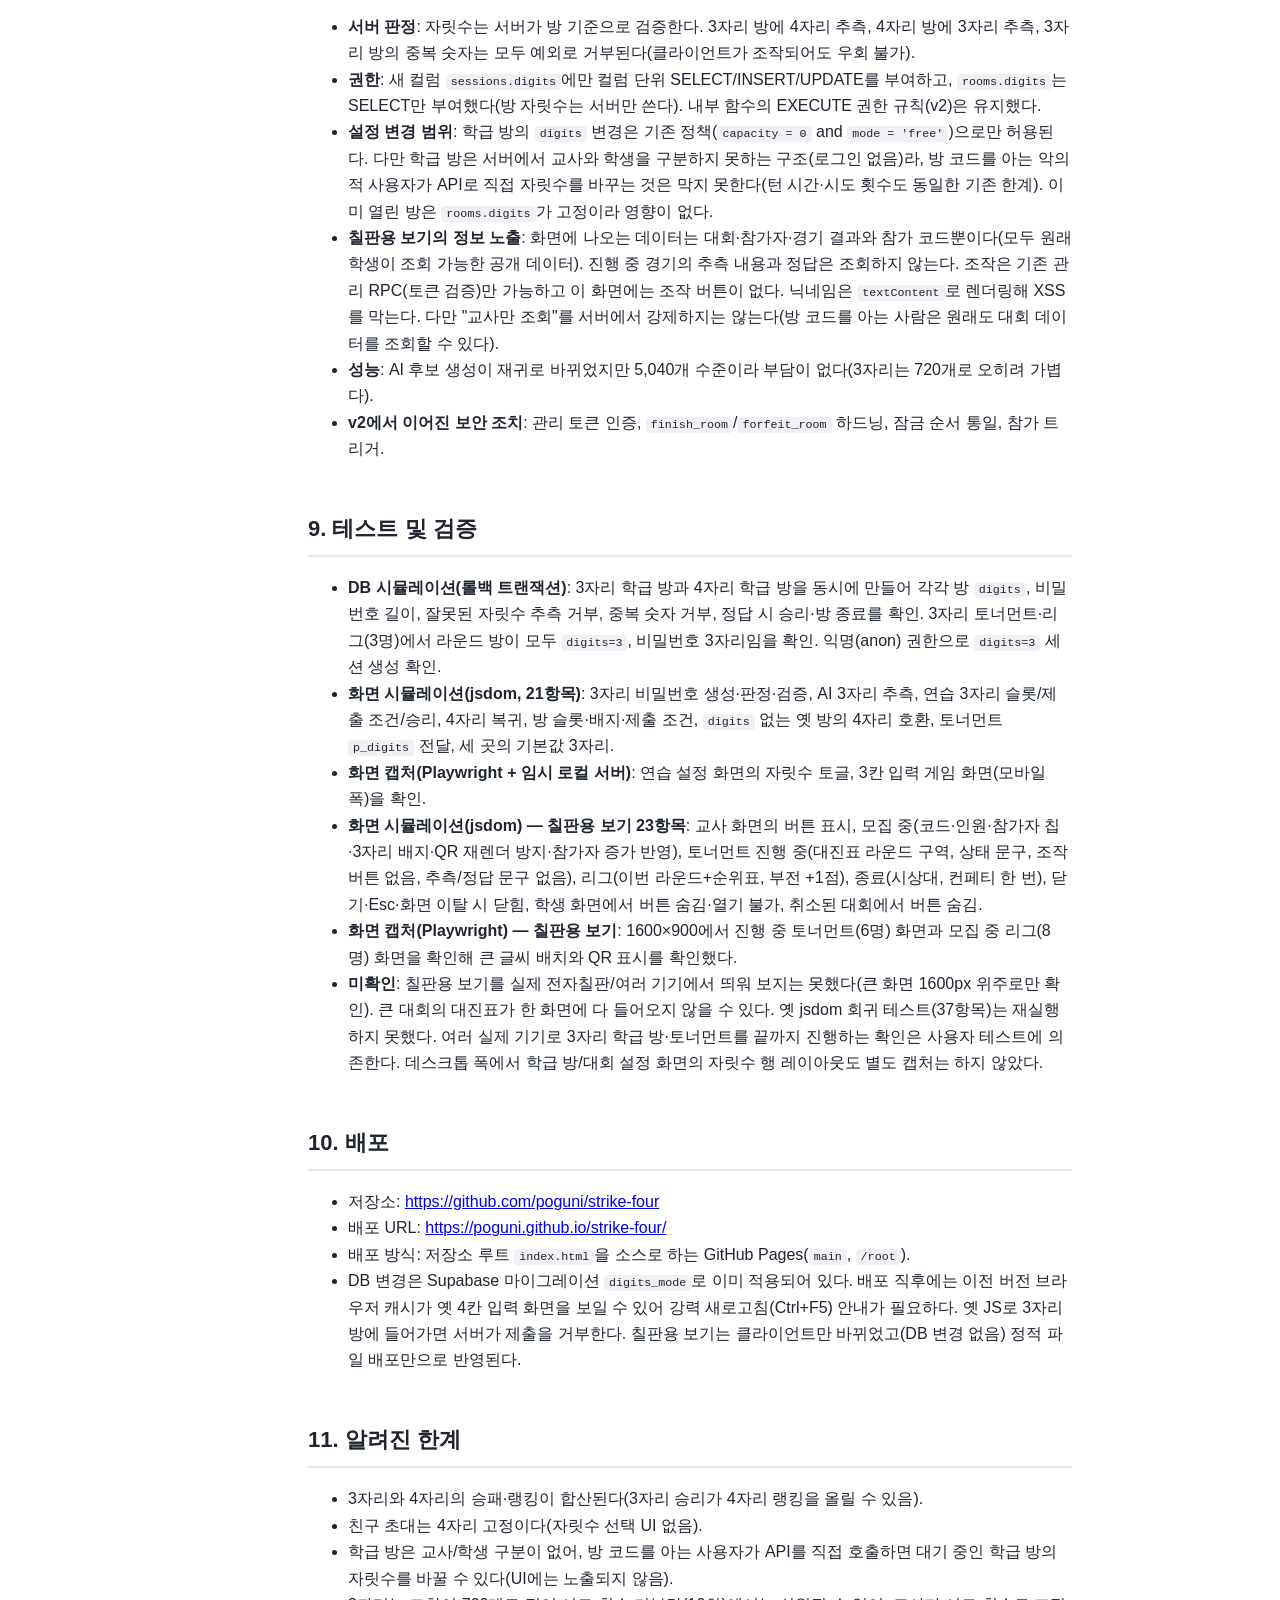
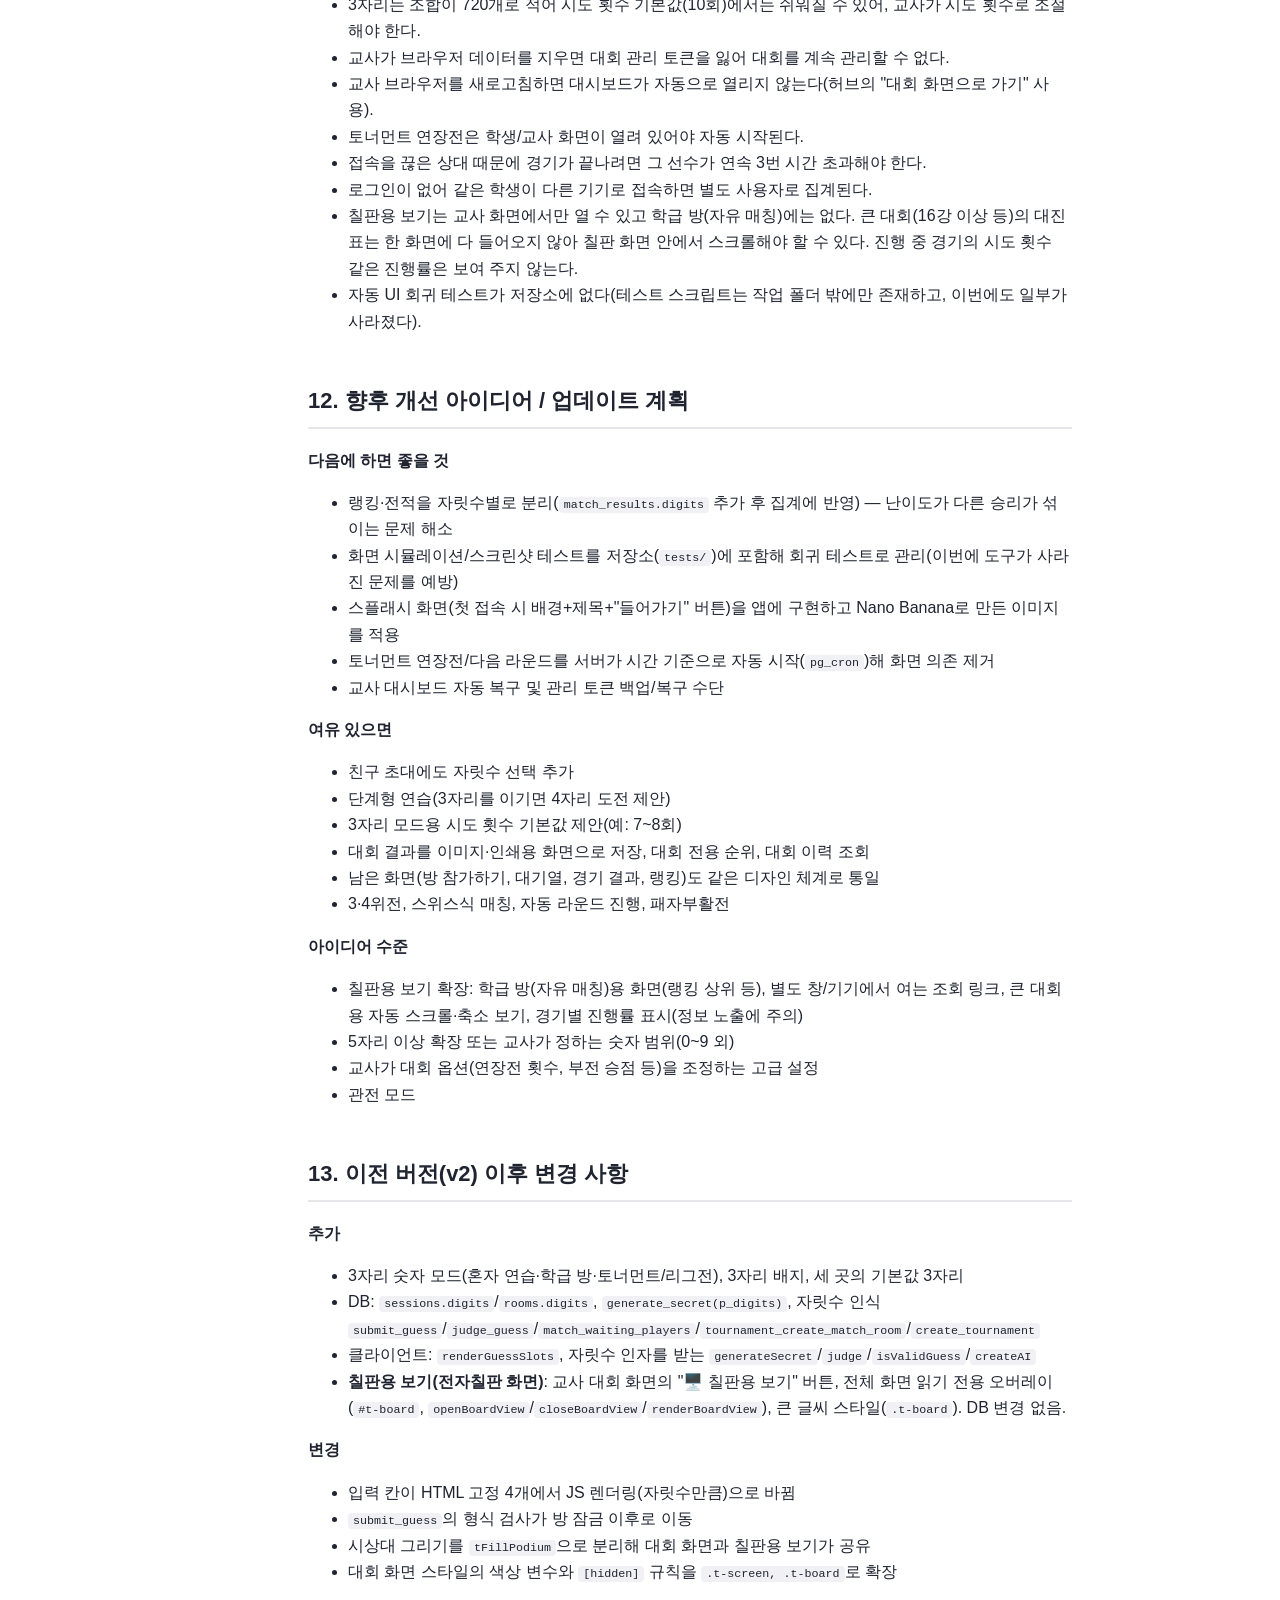
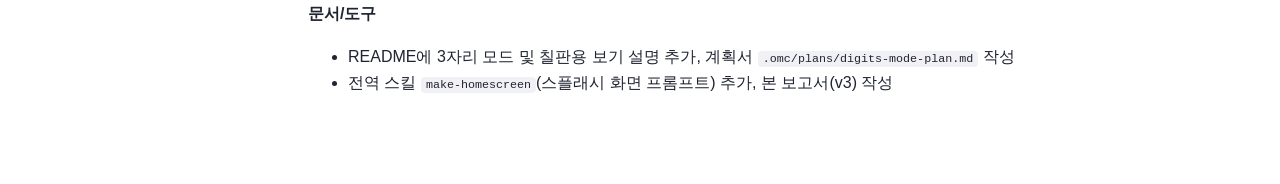
<file: docs/Development_Report_v3.html>
<!DOCTYPE html>
<html lang="ko">
<head>
<meta charset="UTF-8">
<meta name="viewport" content="width=device-width, initial-scale=1.0">
<title>홈런 숫자야구(Strike Four) 개발 보고서 v3</title>
<style>
  :root { --sidebar-w: 260px; --accent: #4F46E5; --text: #1f2430; --muted: #6b7280; --bg: #ffffff; --panel: #f7f7fb; --border: #e5e7eb; }
  * { box-sizing: border-box; }
  body { margin: 0; font-family: -apple-system, "Segoe UI", "Noto Sans KR", sans-serif; color: var(--text); background: var(--bg); line-height: 1.65; }
  .layout { display: flex; min-height: 100vh; }
  nav.sidebar { position: sticky; top: 0; align-self: flex-start; width: var(--sidebar-w); flex-shrink: 0; height: 100vh; overflow-y: auto; padding: 24px 16px; background: var(--panel); border-right: 1px solid var(--border); }
  nav.sidebar h1 { font-size: 15px; margin: 0 0 4px; }
  nav.sidebar .meta { font-size: 12px; color: var(--muted); margin-bottom: 16px; }
  nav.sidebar a { display: block; padding: 7px 10px; margin: 2px 0; font-size: 13.5px; color: var(--text); text-decoration: none; border-radius: 8px; }
  nav.sidebar a:hover { background: #eceafd; }
  nav.sidebar a.active { background: var(--accent); color: #fff; }
  main { flex: 1; min-width: 0; padding: 40px 48px; max-width: 860px; }
  main section { margin-bottom: 48px; scroll-margin-top: 24px; }
  main h2 { font-size: 22px; border-bottom: 2px solid var(--border); padding-bottom: 8px; }
  main h3 { font-size: 17px; color: var(--accent); }
  main table { border-collapse: collapse; width: 100%; margin: 12px 0; }
  main th, main td { border: 1px solid var(--border); padding: 8px 10px; font-size: 14px; text-align: left; }
  main code { background: #f1f1f5; padding: 1px 5px; border-radius: 4px; font-size: 0.9em; }
  main pre { background: #1f2430; color: #eee; padding: 14px; border-radius: 8px; overflow-x: auto; }
  @media (max-width: 800px) {
    .layout { flex-direction: column; }
    nav.sidebar { position: relative; width: 100%; height: auto; border-right: none; border-bottom: 1px solid var(--border); }
    main { padding: 24px 16px; }
  }
</style>
</head>
<body>
<div class="layout">
  <nav class="sidebar" id="sidebar">
    <h1>홈런 숫자야구(Strike Four)</h1>
    <div class="meta">개발 보고서 v3 · 2026-09-26</div>
    <a href="#sec-1">1. 개요</a>
    <a href="#sec-2">2. 목표 및 배경</a>
    <a href="#sec-3">3. 주요 기능</a>
    <a href="#sec-4">4. 기술 스택 및 아키텍처</a>
    <a href="#sec-5">5. 개발 과정 (타임라인)</a>
    <a href="#sec-6">6. 주요 의사결정과 이유</a>
    <a href="#sec-7">7. 문제 해결 기록</a>
    <a href="#sec-8">8. 보안/성능 고려사항</a>
    <a href="#sec-9">9. 테스트 및 검증</a>
    <a href="#sec-10">10. 배포</a>
    <a href="#sec-11">11. 알려진 한계</a>
    <a href="#sec-12">12. 향후 개선 아이디어 / 업데이트 계획</a>
    <a href="#sec-13">13. 이전 버전(v2) 이후 변경 사항</a>
  </nav>
  <main id="content">
<h1 style="font-size:28px;margin-top:0">홈런 숫자야구(Strike Four) 개발 보고서 (v3)</h1>
<ul><li>작성일: 2026-09-26</li><li>버전: v3</li><li>이전 버전: v2 (docs/Development_Report_v2.md)</li></ul>
<section id="sec-1"><h2>1. 개요</h2>


<p><strong>홈런 숫자야구(Strike Four)</strong>는 초등학교 교실에서 로그인 없이 바로 즐길 수 있는 숫자야구(불스앤카우) 웹 게임이다. 학생은 이름/닉네임만 입력하면 되고, 혼자 AI와 연습하거나 교사가 띄운 QR코드로 반 친구와 실시간 1:1 대전, 반 전체 토너먼트/리그전을 할 수 있다. v3에서는 실제 초등학생 테스트에서 난이도가 높다는 피드백을 받아 <strong>3자리 숫자 모드</strong>를 추가하고 기본 모드로 삼았다. 대상 사용자는 초등학교 교사와 학생이며, 전자칠판·디벗(태블릿)·스마트폰 등 다양한 화면에서 쓰이는 것을 전제로 한다.</p>


</section>
<section id="sec-2"><h2>2. 목표 및 배경</h2>

<ul><li><strong>핵심 가치</strong>: 회원가입/로그인 장벽 없이, 교사가 QR 하나만 띄우면 반 전체가 즉시 대전에 참여할 수 있게 하는 것.
</li><li><strong>v3의 목표</strong>: 4자리를 위치까지 맞히는 규칙이 초등학생에게 어렵다는 현장 피드백에 따라, 규칙은 그대로 두고 자릿수만 줄인 쉬운 모드를 제공한다(가능한 조합 수 5,040 → 720).
</li><li><strong>진행 방식</strong>: 사용자가 구현 전에 <code>/plan</code>으로 "전역 설정 vs 기능별 설정"을 비교해 한 가지를 추천받고, 승인 후 구현했다. 추천 과정에서 코드와 서버 함수를 직접 조사해 처음 제안 일부를 정정했다(아래 6장).
</li></ul>

</section>
<section id="sec-3"><h2>3. 주요 기능</h2>


<p><strong>이어진 기능</strong></p>
<ul><li>혼자 연습하기(vs AI, 3단계 난이도, 시도 횟수 10~20회), 친구 초대, 학급 방 만들기(자유 랜덤 매칭), 실시간 1:1 대전(턴 동기화·판정·시간 초과 스킵), 결과 화면, 학급 랭킹, 파스텔/모던 테마.
</li><li>토너먼트/리그전(교사 운영 도구, 연장전·동전 던지기, 대진표·순위표), 메인 화면 전적, 브라우저 뒤로 가기, 턴 시간 20/30/40/50초.
</li></ul>

<p><strong>v3에서 추가·변경된 기능</strong></p>
<ul><li><strong>3자리 숫자 모드</strong>: 규칙은 4자리와 같고 자릿수만 하나 줄었다.
<ul><li><strong>혼자 연습하기</strong>: 난이도 아래에 "3자리 / 4자리" 토글. 선택은 브라우저에 기억된다.
</li><li><strong>학급 방 만들기</strong>: 게임 설정에 "숫자 자릿수". 방에 저장되어 학생은 바꿀 수 없다.
</li><li><strong>토너먼트/리그전</strong>: 대회 설정에 "숫자 자릿수". 시작 후 변경 불가.
</li><li><strong>표시</strong>: 3자리 방·대기실·대회 제목에 "3자리" 배지.
</li></ul>
</li><li><strong>기본값 3자리</strong>: 혼자 연습, 학급 방 만들기, 토너먼트/리그전 모두 기본 선택이 3자리(4자리로 바꿀 수 있음). 친구 초대는 4자리 유지.
</li><li><strong>메인 화면에는 게임 모드 선택을 두지 않음</strong>: 학생이 바꿀 수 없게 하기 위함.
</li><li><strong>칠판용 보기(전자칠판 화면)</strong>: 교사의 토너먼트/리그전 화면에 "🖥️ 칠판용 보기" 버튼을 추가했다. 누르면 전자칠판에 띄우는 읽기 전용 전체 화면이 열린다(학급 방 자유 매칭은 제외).
<ul><li><strong>모집 중</strong>: 큰 참가 코드·QR·"현재 N명 참가"·참가자 이름(학생이 들어오면 실시간 갱신).
</li><li><strong>진행 중</strong>: 토너먼트는 라운드별 대진표, 리그는 이번 라운드 경기와 순위표를 큰 글씨로 표시.
</li><li><strong>종료 후</strong>: 시상대와 컨페티(한 번).
</li><li>조작 버튼 없음, 교사 화면에서만 열림(학생 화면에는 버튼 없음), 닫기는 우측 상단 버튼 또는 Esc.
</li></ul>
</li><li><strong>스플래시 화면 프롬프트 스킬</strong>: 전역 스킬 <code>make-homescreen</code>으로 Nano Banana용 스플래시 화면 이미지 프롬프트를 만들 수 있게 했다(앱 본체에는 아직 반영되지 않음).
</li></ul>

</section>
<section id="sec-4"><h2>4. 기술 스택 및 아키텍처</h2>


<table><thead><tr><th>영역</th><th>선택</th><th>이유</th></tr></thead><tbody><tr><td>프론트엔드</td><td>바닐라 JS, 빌드 도구 없음</td><td>GitHub Pages에 그대로 배포, 프로젝트 규모상 프레임워크 불필요</td></tr><tr><td>화면 전환</td><td><code>.screen</code> 섹션 + <code>showScreen(id)</code> + History API</td><td>뒤로 가기를 하위 화면 1단계로 묶어 메인으로 복귀</td></tr><tr><td>백엔드/DB</td><td>Supabase(Postgres)</td><td>DB + Realtime + RLS를 한 번에 제공, 로그인 없는 구조와 적합</td></tr><tr><td>서버 로직</td><td><code>SECURITY DEFINER</code> SQL 함수(RPC)</td><td>판정·매칭·대진 생성·진출 처리는 전부 서버 안에서 실행</td></tr><tr><td>동시성</td><td><code>FOR UPDATE</code>, 잠금 순서 통일(rooms → tournaments → tournament_matches)</td><td>여러 방이 동시에 끝나도 중복 진출·교착 방지</td></tr><tr><td>실시간</td><td>Supabase Realtime(postgres_changes)</td><td>화면이 새로고침 없이 변경을 반영</td></tr><tr><td>배포</td><td>GitHub Pages</td><td>정적 파일만으로 무료 배포</td></tr></tbody></table>


<p><strong>v3 아키텍처 핵심 — "자릿수는 방(rooms)이 가진다"</strong></p>
<ul><li>교사 설정은 <code>sessions.digits</code>(3 또는 4, DB 기본값 4)에 저장하고, 방이 만들어질 때 <code>rooms.digits</code>로 <strong>복사</strong>한다. <code>submit_guess</code>는 이미 잠근 방 행의 <code>digits</code>만 보고 형식 검사·중복 검사·승리 조건(<code>strikes = digits</code>)을 판정하므로, 진행 중인 방은 세션 설정이 바뀌어도 흔들리지 않고 방 코드/대회에서 자릿수가 일관된다.
</li><li><code>generate_secret(p_digits int default 4)</code>는 인자를 받고, <code>judge_guess</code>는 비밀번호 길이를 기준으로 판정해 함수 시그니처를 유지했다.
</li><li><code>match_waiting_players</code>와 <code>tournament_create_match_room</code>이 세션의 자릿수를 읽어 방 생성 시 전달하고, <code>create_tournament</code>는 <code>p_digits</code>를 받는다(기본값 4로 옛 호출도 동작).
</li><li>학급 방 설정 변경은 기존 규칙(컬럼 단위 GRANT + RLS: <code>capacity = 0</code>이면서 <code>mode = 'free'</code>인 세션만)을 그대로 따르므로 토너먼트/리그는 시작 후 자릿수를 바꿀 수 없다.
</li><li>클라이언트는 입력 칸(<code>.guess-slot</code>) 4개 고정 마크업을 없애고 <code>renderGuessSlots(containerId, count)</code>로 자릿수만큼 만든다. AI 후보 생성(<code>generateAllCandidates</code>)도 자릿수를 받아 재귀로 만든다(4자리 5,040개, 3자리 720개).
</li></ul>

<p><strong>칠판용 보기 구조 — "새 데이터 없이 기존 대회 화면의 데이터를 다시 그린다"</strong></p>
<ul><li>별도 조회나 DB 변경 없이, 교사 대회 화면이 이미 불러와 실시간 구독 중인 상태(<code>tState</code>: 대회·참가자·경기)를 전체 화면 오버레이(<code>#t-board</code>)로 다시 그린다. 상태가 바뀔 때마다 <code>renderTournament()</code>가 오버레이가 열려 있으면 <code>renderBoardView()</code>를 함께 호출한다.
</li><li>기존 렌더 함수(<code>tBuildMatchRow</code>, <code>tRenderStandings</code>, <code>tRenderBracket</code>, <code>tBuildChampionLines</code>)를 그대로 재사용하고 큰 글씨용 CSS(<code>.t-board</code>)만 추가했다. 시상대 그리기는 두 화면이 공유하도록 <code>tFillPodium</code>으로 분리했다.
</li><li>진행 중 경기의 추측 내용은 조회하지 않으므로 화면에 나올 수 없다. 참가 QR은 코드가 같으면 다시 그리지 않는다.
</li><li>대회 화면을 떠나거나(<code>cleanupTournament</code>) Esc·닫기 버튼을 누르면 닫힌다.
</li></ul>

</section>
<section id="sec-5"><h2>5. 개발 과정 (타임라인)</h2>


<p>v2 이후 진행한 작업이다.</p>


<ol><li><strong>스플래시 화면 프롬프트 스킬 제작</strong>: 전역 스킬 <code>make-homescreen</code>을 만들었다. 처음엔 메뉴가 있는 홈 화면을 만들었지만, 사용자가 "첫 접속 시 보이는 스플래시 화면, 메뉴 없이 배경+제목만, 들어가기 버튼은 앱에서 구현"이라고 정정해 스킬을 수정했다.</li><li><strong>3자리 모드 방식 논의(<code>/plan</code>)</strong>: 사용자가 (1) 메인 화면 전역 드롭다운 vs (2) 기능별 선택 중 하나를 추천해 달라고 요청. 코드와 서버 함수를 조사해 "방 단위 설정"을 추천했다.</li><li><strong>구현 계획서 작성</strong>: 위치별 하드코딩(클라이언트 16곳, 서버 3개 함수)과 서버 설계를 담은 <code>.omc/plans/digits-mode-plan.md</code>. 사용자가 기본값에 동의.</li><li><strong>구현</strong>: DB 마이그레이션(<code>digits_mode</code>) → <code>game.js</code> 일반화 → 연습/방/학급 방 설정/대회 설정 UI → 배지 → README.</li><li><strong>기본값 변경 요청</strong>: "세 곳 모두 기본 게임 모드를 3자리로". UI 기본 선택과 학급 방 생성(<code>digits: 3</code>)을 바꾸고, 친구 초대는 그대로 두었다.</li><li><strong>전자칠판 화면 설명 요청</strong>: 보고서 v3의 "전자칠판용 교사 모니터" 아이디어가 구체적으로 무엇인지, 교사만 쓰게 할 수 있는지 사용자가 질문. 이미 있는 교사 조작 화면과 "보여주기 전용 큰 화면"을 구분해 설명했다.</li><li><strong>칠판용 보기 구현</strong>: 사용자가 "학급 방(자유 매칭)은 제외하고 안내한 대로" 구현을 요청. HTML 오버레이 → CSS → <code>renderBoardView</code> → 교사 화면 버튼·Esc 연결 → 테스트 → 화면 캡처 → README 순서로 진행.</li></ol>


</section>
<section id="sec-6"><h2>6. 주요 의사결정과 이유</h2>

<ul><li><strong>전역 모드 대신 방 단위 설정</strong>: 메인 화면은 학생도 쓰는 화면이라 학생이 바꿀 수 있고, 온라인 대전은 두 사람의 자릿수가 다르면 성립하지 않는다. 교사가 만든 방·대회는 교사 설정이 우선해야 하므로 전역 설정은 사실상 연습에만 의미가 있다. 반면 방/대회의 자릿수는 턴 시간·시도 횟수와 같은 성격의 설정이라 기존 설정 화면에 자연스럽게 들어간다.
</li><li><strong>처음 제안 정정 — 랜덤 매칭 대기열 분리는 불필요</strong>: 처음에는 "매칭을 자릿수별 대기열로 분리"를 제안했으나, 코드를 조사해 보니 <code>match_waiting_players</code>는 한 학급 방(세션) 안에서만 짝을 짓는다. 자릿수를 세션에 저장하면 같은 방의 학생은 모두 같은 자릿수라 매칭 로직을 바꿀 필요가 없다.
</li><li><strong>방에 자릿수를 복사</strong>: 세션 조인 없이 방 행(이미 잠금)만으로 판정하게 해 잠금·일관성 문제를 피했다.
</li><li><strong>랭킹은 이번에 자릿수를 구분하지 않고 합산</strong>: 범위를 줄이기 위한 결정이며 후속 과제로 남겼다.
</li><li><strong>DB 컬럼 기본값은 4, 클라이언트가 3을 명시</strong>: 배포 직후 옛 JS 캐시가 방을 만들어도 옛 동작(4자리)과 호환된다. 친구 초대는 자릿수 UI가 없어 4자리를 유지했다.
</li><li><strong>연습 모드 자릿수는 브라우저에만 저장(<code>localStorage</code>)</strong>: 혼자 하는 설정이라 서버 저장이 필요 없고, 저장소를 못 쓰는 환경에서도 기본값으로 동작하도록 try/catch로 감쌌다.
</li><li><strong>3자리일 때만 배지 표시</strong>: 4자리 화면의 변화를 최소화했다.
</li><li><strong>칠판용 보기는 "보기 전용 + 교사 화면에서만 열림"</strong>: 조작 기능은 이미 관리 토큰으로 교사만 쓸 수 있으므로 칠판 화면에는 조작 버튼을 아예 넣지 않았다. 대진표·순위는 학생에게 보여 주려는 정보라 "교사만 조회 가능"을 위한 별도 조회 토큰은 만들지 않고, 버튼이 교사 화면에만 있게 했다.
</li><li><strong>별도 URL/창이 아니라 같은 화면 위에 덮는 오버레이</strong>: 새 조회 경로와 DB 변경 없이 기존 구독·데이터를 재사용한다. 교사가 한 기기에서 열어 전자칠판에 미러링하는 사용을 전제로 했다.
</li><li><strong>진행 중 경기의 추측 내용과 시도 진행률은 표시하지 않음</strong>: 칠판을 보는 다른 학생이 힌트를 얻거나 상대 전략을 엿볼 수 없게 하고, 구현도 단순하게 유지했다.
</li><li><strong>학급 방(자유 매칭)은 제외</strong>: 사용자 결정. 진행 중 경기 표시까지 다룰 때 위 정보 노출 문제가 더 커지기 때문이기도 하다.
</li></ul>

</section>
<section id="sec-7"><h2>7. 문제 해결 기록</h2>

<ul><li><strong>컬럼 단위 GRANT 문법 오류</strong>: <code>grant select, insert, update on public.sessions (digits) to ...</code>는 문법 오류였다. 올바른 형식은 <code>grant select (digits), insert (digits), update (digits) on public.sessions to ...</code>. 마이그레이션은 한 트랜잭션이라 실패해도 일부만 적용되지 않았다.
</li><li><strong><code>isValidGuess</code> 정규식 이스케이프</strong>: 자릿수를 정규식에 끼워 넣던 코드가 Python 문자열 처리 중 <code>\d</code>가 깨져 항상 실패했다. 테스트가 바로 잡아냈고, 정규식 대신 <code>길이 검사 + 숫자만 검사 + 중복 검사</code>로 단순하게 바꿨다.
</li><li><strong>서버 형식 검사 위치</strong>: <code>submit_guess</code>의 형식 검사가 방을 잠그기 전에 있었는데, 자릿수를 방에서 읽어야 하므로 잠금 뒤로 옮겼다(예외 메시지는 유지).
</li><li><strong>함수 오버로드 위험</strong>: <code>generate_secret()</code>과 <code>create_tournament(...)</code>는 인자를 추가하면 옛 함수가 남아 호출이 모호해질 수 있어 옛 함수를 <code>drop</code>한 뒤 다시 만들고 권한을 다시 부여했다(<code>pg_proc</code>로 오버로드가 하나뿐임을 확인).
</li><li><strong>검증 도구 상실</strong>: 이전 세션의 jsdom 테스트 스크립트(37항목)가 임시 폴더에서 사라져 다시 돌릴 수 없었다. 새 테스트(21항목)를 다시 작성해 3자리 경로와 기본값을 확인했다.
</li><li><strong>입력 칸 개수 고정 마크업</strong>: 슬롯이 HTML에 4개 고정이라 3칸으로 줄이려면 마크업을 비우고 JS로 렌더링하도록 바꿔야 했다.
</li><li><strong>칠판용 보기 스타일 재사용</strong>: 대회 화면 스타일(<code>t-*</code>)이 <code>.t-screen</code> 안에서만 정의한 색상 변수에 의존해, 화면 밖 오버레이에서는 카드 배경이 비었다. 변수 정의와 <code>[hidden]</code> 규칙을 <code>.t-screen, .t-board</code>로 확장해 해결했다.
</li><li><strong>큰 스크립트를 셸로 붙여 넣다 실패</strong>: 한 번에 여러 파일을 고치는 명령이 따옴표가 섞여 셸 파싱 오류로 아무것도 적용되지 않았다. 스크립트를 파일로 저장해 실행하는 방식으로 바꿨다(변경이 적용되지 않았음을 <code>git status</code>로 먼저 확인).
</li></ul>

</section>
<section id="sec-8"><h2>8. 보안/성능 고려사항</h2>

<ul><li><strong>서버 판정</strong>: 자릿수는 서버가 방 기준으로 검증한다. 3자리 방에 4자리 추측, 4자리 방에 3자리 추측, 3자리 방의 중복 숫자는 모두 예외로 거부된다(클라이언트가 조작되어도 우회 불가).
</li><li><strong>권한</strong>: 새 컬럼 <code>sessions.digits</code>에만 컬럼 단위 SELECT/INSERT/UPDATE를 부여하고, <code>rooms.digits</code>는 SELECT만 부여했다(방 자릿수는 서버만 쓴다). 내부 함수의 EXECUTE 권한 규칙(v2)은 유지했다.
</li><li><strong>설정 변경 범위</strong>: 학급 방의 <code>digits</code> 변경은 기존 정책(<code>capacity = 0</code> and <code>mode = 'free'</code>)으로만 허용된다. 다만 학급 방은 서버에서 교사와 학생을 구분하지 못하는 구조(로그인 없음)라, 방 코드를 아는 악의적 사용자가 API로 직접 자릿수를 바꾸는 것은 막지 못한다(턴 시간·시도 횟수도 동일한 기존 한계). 이미 열린 방은 <code>rooms.digits</code>가 고정이라 영향이 없다.
</li><li><strong>칠판용 보기의 정보 노출</strong>: 화면에 나오는 데이터는 대회·참가자·경기 결과와 참가 코드뿐이다(모두 원래 학생이 조회 가능한 공개 데이터). 진행 중 경기의 추측 내용과 정답은 조회하지 않는다. 조작은 기존 관리 RPC(토큰 검증)만 가능하고 이 화면에는 조작 버튼이 없다. 닉네임은 <code>textContent</code>로 렌더링해 XSS를 막는다. 다만 "교사만 조회"를 서버에서 강제하지는 않는다(방 코드를 아는 사람은 원래도 대회 데이터를 조회할 수 있다).
</li><li><strong>성능</strong>: AI 후보 생성이 재귀로 바뀌었지만 5,040개 수준이라 부담이 없다(3자리는 720개로 오히려 가볍다).
</li><li><strong>v2에서 이어진 보안 조치</strong>: 관리 토큰 인증, <code>finish_room</code>/<code>forfeit_room</code> 하드닝, 잠금 순서 통일, 참가 트리거.
</li></ul>

</section>
<section id="sec-9"><h2>9. 테스트 및 검증</h2>

<ul><li><strong>DB 시뮬레이션(롤백 트랜잭션)</strong>: 3자리 학급 방과 4자리 학급 방을 동시에 만들어 각각 방 <code>digits</code>, 비밀번호 길이, 잘못된 자릿수 추측 거부, 중복 숫자 거부, 정답 시 승리·방 종료를 확인. 3자리 토너먼트·리그(3명)에서 라운드 방이 모두 <code>digits=3</code>, 비밀번호 3자리임을 확인. 익명(anon) 권한으로 <code>digits=3</code> 세션 생성 확인.
</li><li><strong>화면 시뮬레이션(jsdom, 21항목)</strong>: 3자리 비밀번호 생성·판정·검증, AI 3자리 추측, 연습 3자리 슬롯/제출 조건/승리, 4자리 복귀, 방 슬롯·배지·제출 조건, <code>digits</code> 없는 옛 방의 4자리 호환, 토너먼트 <code>p_digits</code> 전달, 세 곳의 기본값 3자리.
</li><li><strong>화면 캡처(Playwright + 임시 로컬 서버)</strong>: 연습 설정 화면의 자릿수 토글, 3칸 입력 게임 화면(모바일 폭)을 확인.
</li><li><strong>화면 시뮬레이션(jsdom) — 칠판용 보기 23항목</strong>: 교사 화면의 버튼 표시, 모집 중(코드·인원·참가자 칩·3자리 배지·QR 재렌더 방지·참가자 증가 반영), 토너먼트 진행 중(대진표 라운드 구역, 상태 문구, 조작 버튼 없음, 추측/정답 문구 없음), 리그(이번 라운드+순위표, 부전 +1점), 종료(시상대, 컨페티 한 번), 닫기·Esc·화면 이탈 시 닫힘, 학생 화면에서 버튼 숨김·열기 불가, 취소된 대회에서 버튼 숨김.
</li><li><strong>화면 캡처(Playwright) — 칠판용 보기</strong>: 1600×900에서 진행 중 토너먼트(6명) 화면과 모집 중 리그(8명) 화면을 확인해 큰 글씨 배치와 QR 표시를 확인했다.
</li><li><strong>미확인</strong>: 칠판용 보기를 실제 전자칠판/여러 기기에서 띄워 보지는 못했다(큰 화면 1600px 위주로만 확인). 큰 대회의 대진표가 한 화면에 다 들어오지 않을 수 있다. 옛 jsdom 회귀 테스트(37항목)는 재실행하지 못했다. 여러 실제 기기로 3자리 학급 방·토너먼트를 끝까지 진행하는 확인은 사용자 테스트에 의존한다. 데스크톱 폭에서 학급 방/대회 설정 화면의 자릿수 행 레이아웃도 별도 캡처는 하지 않았다.
</li></ul>

</section>
<section id="sec-10"><h2>10. 배포</h2>

<ul><li>저장소: <a href="https://github.com/poguni/strike-four">https://github.com/poguni/strike-four</a>
</li><li>배포 URL: <a href="https://poguni.github.io/strike-four/">https://poguni.github.io/strike-four/</a>
</li><li>배포 방식: 저장소 루트 <code>index.html</code>을 소스로 하는 GitHub Pages(<code>main</code>, <code>/root</code>).
</li><li>DB 변경은 Supabase 마이그레이션 <code>digits_mode</code>로 이미 적용되어 있다. 배포 직후에는 이전 버전 브라우저 캐시가 옛 4칸 입력 화면을 보일 수 있어 강력 새로고침(Ctrl+F5) 안내가 필요하다. 옛 JS로 3자리 방에 들어가면 서버가 제출을 거부한다. 칠판용 보기는 클라이언트만 바뀌었고(DB 변경 없음) 정적 파일 배포만으로 반영된다.
</li></ul>

</section>
<section id="sec-11"><h2>11. 알려진 한계</h2>

<ul><li>3자리와 4자리의 승패·랭킹이 합산된다(3자리 승리가 4자리 랭킹을 올릴 수 있음).
</li><li>친구 초대는 4자리 고정이다(자릿수 선택 UI 없음).
</li><li>학급 방은 교사/학생 구분이 없어, 방 코드를 아는 사용자가 API를 직접 호출하면 대기 중인 학급 방의 자릿수를 바꿀 수 있다(UI에는 노출되지 않음).
</li><li>3자리는 조합이 720개로 적어 시도 횟수 기본값(10회)에서는 쉬워질 수 있어, 교사가 시도 횟수로 조절해야 한다.
</li><li>교사가 브라우저 데이터를 지우면 대회 관리 토큰을 잃어 대회를 계속 관리할 수 없다.
</li><li>교사 브라우저를 새로고침하면 대시보드가 자동으로 열리지 않는다(허브의 "대회 화면으로 가기" 사용).
</li><li>토너먼트 연장전은 학생/교사 화면이 열려 있어야 자동 시작된다.
</li><li>접속을 끊은 상대 때문에 경기가 끝나려면 그 선수가 연속 3번 시간 초과해야 한다.
</li><li>로그인이 없어 같은 학생이 다른 기기로 접속하면 별도 사용자로 집계된다.
</li><li>칠판용 보기는 교사 화면에서만 열 수 있고 학급 방(자유 매칭)에는 없다. 큰 대회(16강 이상 등)의 대진표는 한 화면에 다 들어오지 않아 칠판 화면 안에서 스크롤해야 할 수 있다. 진행 중 경기의 시도 횟수 같은 진행률은 보여 주지 않는다.
</li><li>자동 UI 회귀 테스트가 저장소에 없다(테스트 스크립트는 작업 폴더 밖에만 존재하고, 이번에도 일부가 사라졌다).
</li></ul>

</section>
<section id="sec-12"><h2>12. 향후 개선 아이디어 / 업데이트 계획</h2>


<p><strong>다음에 하면 좋을 것</strong></p>
<ul><li>랭킹·전적을 자릿수별로 분리(<code>match_results.digits</code> 추가 후 집계에 반영) — 난이도가 다른 승리가 섞이는 문제 해소
</li><li>화면 시뮬레이션/스크린샷 테스트를 저장소(<code>tests/</code>)에 포함해 회귀 테스트로 관리(이번에 도구가 사라진 문제를 예방)
</li><li>스플래시 화면(첫 접속 시 배경+제목+"들어가기" 버튼)을 앱에 구현하고 Nano Banana로 만든 이미지를 적용
</li><li>토너먼트 연장전/다음 라운드를 서버가 시간 기준으로 자동 시작(<code>pg_cron</code>)해 화면 의존 제거
</li><li>교사 대시보드 자동 복구 및 관리 토큰 백업/복구 수단
</li></ul>

<p><strong>여유 있으면</strong></p>
<ul><li>친구 초대에도 자릿수 선택 추가
</li><li>단계형 연습(3자리를 이기면 4자리 도전 제안)
</li><li>3자리 모드용 시도 횟수 기본값 제안(예: 7~8회)
</li><li>대회 결과를 이미지·인쇄용 화면으로 저장, 대회 전용 순위, 대회 이력 조회
</li><li>남은 화면(방 참가하기, 대기열, 경기 결과, 랭킹)도 같은 디자인 체계로 통일
</li><li>3·4위전, 스위스식 매칭, 자동 라운드 진행, 패자부활전
</li></ul>

<p><strong>아이디어 수준</strong></p>
<ul><li>칠판용 보기 확장: 학급 방(자유 매칭)용 화면(랭킹 상위 등), 별도 창/기기에서 여는 조회 링크, 큰 대회용 자동 스크롤·축소 보기, 경기별 진행률 표시(정보 노출에 주의)
</li><li>5자리 이상 확장 또는 교사가 정하는 숫자 범위(0~9 외)
</li><li>교사가 대회 옵션(연장전 횟수, 부전 승점 등)을 조정하는 고급 설정
</li><li>관전 모드
</li></ul>

</section>
<section id="sec-13"><h2>13. 이전 버전(v2) 이후 변경 사항</h2>


<p><strong>추가</strong></p>
<ul><li>3자리 숫자 모드(혼자 연습·학급 방·토너먼트/리그전), 3자리 배지, 세 곳의 기본값 3자리
</li><li>DB: <code>sessions.digits</code>/<code>rooms.digits</code>, <code>generate_secret(p_digits)</code>, 자릿수 인식 <code>submit_guess</code>/<code>judge_guess</code>/<code>match_waiting_players</code>/<code>tournament_create_match_room</code>/<code>create_tournament</code>
</li><li>클라이언트: <code>renderGuessSlots</code>, 자릿수 인자를 받는 <code>generateSecret</code>/<code>judge</code>/<code>isValidGuess</code>/<code>createAI</code>
</li><li><strong>칠판용 보기(전자칠판 화면)</strong>: 교사 대회 화면의 "🖥️ 칠판용 보기" 버튼, 전체 화면 읽기 전용 오버레이(<code>#t-board</code>, <code>openBoardView</code>/<code>closeBoardView</code>/<code>renderBoardView</code>), 큰 글씨 스타일(<code>.t-board</code>). DB 변경 없음.
</li></ul>

<p><strong>변경</strong></p>
<ul><li>입력 칸이 HTML 고정 4개에서 JS 렌더링(자릿수만큼)으로 바뀜
</li><li><code>submit_guess</code>의 형식 검사가 방 잠금 이후로 이동
</li><li>시상대 그리기를 <code>tFillPodium</code>으로 분리해 대회 화면과 칠판용 보기가 공유
</li><li>대회 화면 스타일의 색상 변수와 <code>[hidden]</code> 규칙을 <code>.t-screen, .t-board</code>로 확장
</li></ul>

<p><strong>문서/도구</strong></p>
<ul><li>README에 3자리 모드 및 칠판용 보기 설명 추가, 계획서 <code>.omc/plans/digits-mode-plan.md</code> 작성
</li><li>전역 스킬 <code>make-homescreen</code>(스플래시 화면 프롬프트) 추가, 본 보고서(v3) 작성
</li></ul>

</section>
  </main>
</div>
<script>
  const links = document.querySelectorAll('nav.sidebar a');
  const sections = [...links].map(a => document.querySelector(a.getAttribute('href')));
  const setActive = (id) => links.forEach(a => a.classList.toggle('active', a.getAttribute('href') === '#' + id));
  const observer = new IntersectionObserver((entries) => {
    entries.forEach((entry) => { if (entry.isIntersecting) setActive(entry.target.id); });
  }, { rootMargin: '-20% 0px -70% 0px' });
  sections.forEach((el) => el && observer.observe(el));
</script>
</body>
</html>
</file>
